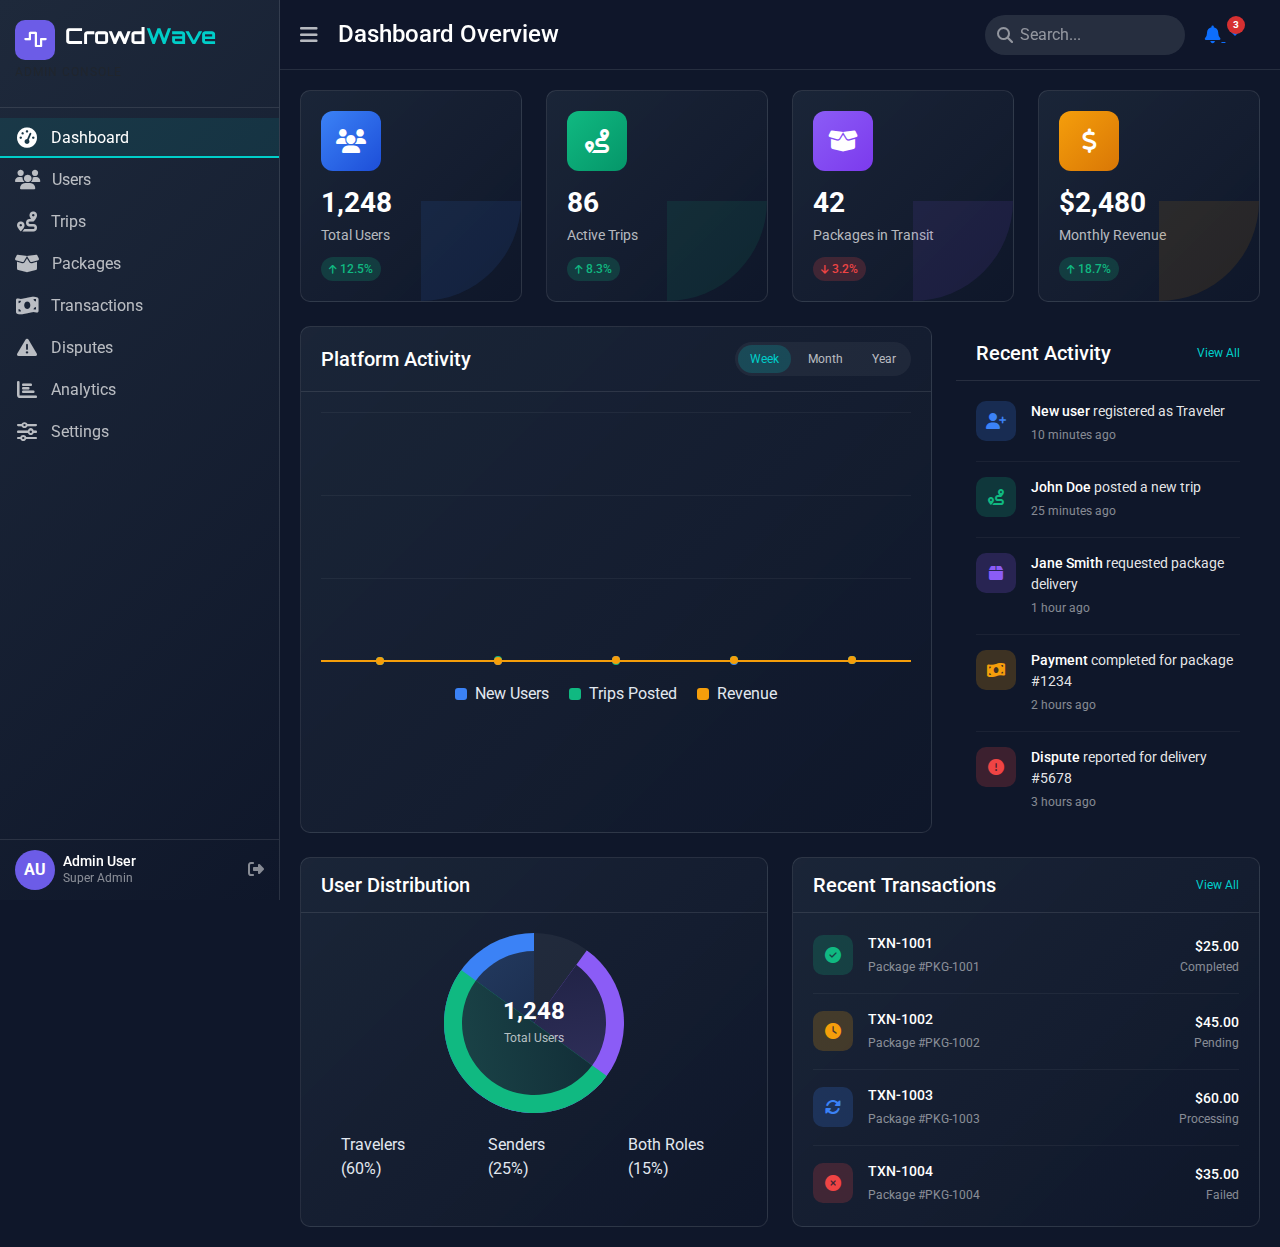
<file: index.html>
<!DOCTYPE html>
<html lang="en">
<head>
    <meta charset="UTF-8">
    <meta name="viewport" content="width=device-width, initial-scale=1.0">
    <title>CrowdWave | Admin Dashboard</title>
    <!-- Bootstrap 5 -->
    <link href="https://cdn.jsdelivr.net/npm/bootstrap@5.3.0/dist/css/bootstrap.min.css" rel="stylesheet">
    <!-- Font Awesome -->
    <link rel="stylesheet" href="https://cdnjs.cloudflare.com/ajax/libs/font-awesome/6.4.0/css/all.min.css">
    <!-- Google Fonts -->
    <link href="https://fonts.googleapis.com/css2?family=Orbitron:wght@400;500;700&family=Roboto:wght@300;400;500&display=swap" rel="stylesheet">
    <!-- Custom CSS -->
    <link href="css/styles.css" rel="stylesheet">
</head>
<body class="admin-body">
    <!-- Sidebar -->
    <div class="admin-sidebar">
        <div class="sidebar-header">
            <div class="logo-container">
                <div class="logo-icon">
                    <i class="fas fa-wave-square"></i>
                </div>
                <h1 class="logo-text">Crowd<span>Wave</span></h1>
            </div>
            <p class="text-muted">ADMIN CONSOLE</p>
        </div>
        <ul class="nav flex-column">
            <li class="nav-item active">
                <a class="nav-link" href="index.html">
                    <i class="fas fa-tachometer-alt"></i>
                    <span>Dashboard</span>
                    <div class="link-underline"></div>
                </a>
            </li>
            <li class="nav-item">
                <a class="nav-link" href="users.html">
                    <i class="fas fa-users"></i>
                    <span>Users</span>
                    <div class="link-underline"></div>
                </a>
            </li>
            <li class="nav-item">
                <a class="nav-link" href="trips.html">
                    <i class="fas fa-route"></i>
                    <span>Trips</span>
                    <div class="link-underline"></div>
                </a>
            </li>
            <li class="nav-item">
                <a class="nav-link" href="packages.html">
                    <i class="fas fa-box-open"></i>
                    <span>Packages</span>
                    <div class="link-underline"></div>
                </a>
            </li>
            <li class="nav-item">
                <a class="nav-link" href="transactions.html">
                    <i class="fas fa-money-bill-wave"></i>
                    <span>Transactions</span>
                    <div class="link-underline"></div>
                </a>
            </li>
            <li class="nav-item">
                <a class="nav-link" href="disputes.html">
                    <i class="fas fa-exclamation-triangle"></i>
                    <span>Disputes</span>
                    <div class="link-underline"></div>
                </a>
            </li>
            <li class="nav-item">
                <a class="nav-link" href="analytics.html">
                    <i class="fas fa-chart-bar"></i>
                    <span>Analytics</span>
                    <div class="link-underline"></div>
                </a>
            </li>
            <li class="nav-item">
                <a class="nav-link" href="settings.html">
                    <i class="fas fa-sliders-h"></i>
                    <span>Settings</span>
                    <div class="link-underline"></div>
                </a>
            </li>
        </ul>
        <div class="sidebar-footer">
            <div class="user-profile">
                <div class="profile-img">
                    <span>AU</span> <!-- Initials as fallback -->
                </div>
                <div class="profile-info">
                    <h6>Admin User</h6>
                    <small>Super Admin</small>
                </div>
                <a href="#" class="logout-btn">
                    <i class="fas fa-sign-out-alt"></i>
                </a>
            </div>
        </div>
    </div>

    <!-- Main Content -->
    <div class="admin-main">
        <!-- Top Bar -->
        <nav class="admin-topbar">
            <div class="topbar-left">
                <button class="sidebar-toggle">
                    <i class="fas fa-bars"></i>
                </button>
                <h4>Dashboard Overview</h4>
            </div>
            <div class="topbar-right">
                <div class="search-box">
                    <i class="fas fa-search"></i>
                    <input type="text" placeholder="Search...">
                </div>
                <!-- Replace the <div class="notifications"> in the <nav class="admin-topbar"> section of each page -->
<div class="notifications dropdown">
    <a href="#" class="dropdown-toggle" data-bs-toggle="dropdown" aria-expanded="false">
        <i class="fas fa-bell"></i>
        <span class="badge" id="notificationBadge">0</span>
    </a>
    <div class="dropdown-menu dropdown-menu-end notification-dropdown" style="
        background: rgba(10, 25, 47, 0.95);
        border: 1px solid rgba(108, 92, 231, 0.4);
        border-radius: 12px;
        box-shadow: 0 8px 30px rgba(0, 0, 0, 0.4);
        min-width: 300px;
        max-height: 400px;
        overflow-y: auto;
        scrollbar-width: thin;
        scrollbar-color: rgba(108, 92, 231, 0.5) transparent;
    ">
        <div class="dropdown-header" style="
            padding: 10px 15px;
            border-bottom: 1px solid rgba(108, 92, 231, 0.2);
            display: flex;
            justify-content: space-between;
            align-items: center;
            font-family: 'Orbitron', sans-serif;
            font-size: 14px;
            color: white;
        ">
            <span>Notifications</span>
            <button class="btn btn-sm bg-[rgba(255,255,255,0.1)] text-white hover:bg-[rgba(255,255,255,0.15)]" id="clearNotifications" style="
                border: 1px solid rgba(108, 92, 231, 0.3);
                border-radius: 8px;
                padding: 4px 10px;
            ">
                <i class="fas fa-trash mr-1"></i> Clear All
            </button>
        </div>
        <div id="notificationList" style="padding: 10px;">
            <!-- Notifications will be dynamically inserted here -->
        </div>
    </div>
</div>
                <!-- <div class="quick-actions">
                    <button class="btn btn-sm btn-primary">
                        <i class="fas fa-plus"></i> New
                    </button>
                </div> -->
            </div>
        </nav>

        <!-- Dashboard Content -->
        <div class="admin-content">
            <div class="row g-4">
                <!-- Stats Cards -->
                <div class="col-xl-3 col-md-6">
                    <div class="stat-card">
                        <div class="stat-icon blue">
                            <i class="fas fa-users"></i>
                        </div>
                        <div class="stat-info">
                            <h3>1,248</h3>
                            <p>Total Users</p>
                            <div class="stat-trend up">
                                <i class="fas fa-arrow-up"></i> 12.5%
                            </div>
                        </div>
                        <div class="stat-wave">
                            <div class="wave"></div>
                        </div>
                    </div>
                </div>
                <div class="col-xl-3 col-md-6">
                    <div class="stat-card">
                        <div class="stat-icon green">
                            <i class="fas fa-route"></i>
                        </div>
                        <div class="stat-info">
                            <h3>86</h3>
                            <p>Active Trips</p>
                            <div class="stat-trend up">
                                <i class="fas fa-arrow-up"></i> 8.3%
                            </div>
                        </div>
                        <div class="stat-wave">
                            <div class="wave"></div>
                        </div>
                    </div>
                </div>
                <div class="col-xl-3 col-md-6">
                    <div class="stat-card">
                        <div class="stat-icon purple">
                            <i class="fas fa-box-open"></i>
                        </div>
                        <div class="stat-info">
                            <h3>42</h3>
                            <p>Packages in Transit</p>
                            <div class="stat-trend down">
                                <i class="fas fa-arrow-down"></i> 3.2%
                            </div>
                        </div>
                        <div class="stat-wave">
                            <div class="wave"></div>
                        </div>
                    </div>
                </div>
                <div class="col-xl-3 col-md-6">
                    <div class="stat-card">
                        <div class="stat-icon orange">
                            <i class="fas fa-dollar-sign"></i>
                        </div>
                        <div class="stat-info">
                            <h3>$2,480</h3>
                            <p>Monthly Revenue</p>
                            <div class="stat-trend up">
                                <i class="fas fa-arrow-up"></i> 18.7%
                            </div>
                        </div>
                        <div class="stat-wave">
                            <div class="wave"></div>
                        </div>
                    </div>
                </div>

                <!-- Main Chart -->
                <div class="col-xl-8">
                    <div class="chart-card">
                        <div class="card-header">
                            <h5>Platform Activity</h5>
                            <div class="time-filter">
                                <button class="active">Week</button>
                                <button>Month</button>
                                <button>Year</button>
                            </div>
                        </div>
                        <div class="card-body">
                            <div class="chart-placeholder">
                                <div class="chart-grid">
                                    <div class="grid-line"></div>
                                    <div class="grid-line"></div>
                                    <div class="grid-line"></div>
                                    <div class="grid-line"></div>
                                </div>
                                <div class="chart-line users">
                                    <div class="line-point" style="left: 10%; bottom: 20%;"></div>
                                    <div class="line-point" style="left: 30%; bottom: 45%;"></div>
                                    <div class="line-point" style="left: 50%; bottom: 70%;"></div>
                                    <div class="line-point" style="left: 70%; bottom: 50%;"></div>
                                    <div class="line-point" style="left: 90%; bottom: 80%;"></div>
                                </div>
                                <div class="chart-line trips">
                                    <div class="line-point" style="left: 10%; bottom: 30%;"></div>
                                    <div class="line-point" style="left: 30%; bottom: 60%;"></div>
                                    <div class="line-point" style="left: 50%; bottom: 40%;"></div>
                                    <div class="line-point" style="left: 70%; bottom: 75%;"></div>
                                    <div class="line-point" style="left: 90%; bottom: 65%;"></div>
                                </div>
                                <div class="chart-line revenue">
                                    <div class="line-point" style="left: 10%; bottom: 15%;"></div>
                                    <div class="line-point" style="left: 30%; bottom: 35%;"></div>
                                    <div class="line-point" style="left: 50%; bottom: 60%;"></div>
                                    <div class="line-point" style="left: 70%; bottom: 85%;"></div>
                                    <div class="line-point" style="left: 90%; bottom: 95%;"></div>
                                </div>
                            </div>
                            <div class="chart-legend">
                                <div class="legend-item">
                                    <div class="legend-color users"></div>
                                    <span>New Users</span>
                                </div>
                                <div class="legend-item">
                                    <div class="legend-color trips"></div>
                                    <span>Trips Posted</span>
                                </div>
                                <div class="legend-item">
                                    <div class="legend-color revenue"></div>
                                    <span>Revenue</span>
                                </div>
                            </div>
                        </div>
                    </div>
                </div>

                <!-- Recent Activity -->
                <div class="col-xl-4">
                    <div class="activity-card">
                        <div class="card-header">
                            <h5>Recent Activity</h5>
                            <a href="#" class="view-all">View All</a>
                        </div>
                        <div class="card-body">
                            <div class="activity-list">
                                <div class="activity-item">
                                    <div class="activity-icon new-user">
                                        <i class="fas fa-user-plus"></i>
                                    </div>
                                    <div class="activity-content">
                                        <p><strong>New user</strong> registered as Traveler</p>
                                        <small>10 minutes ago</small>
                                    </div>
                                </div>
                                <div class="activity-item">
                                    <div class="activity-icon new-trip">
                                        <i class="fas fa-route"></i>
                                    </div>
                                    <div class="activity-content">
                                        <p><strong>John Doe</strong> posted a new trip</p>
                                        <small>25 minutes ago</small>
                                    </div>
                                </div>
                                <div class="activity-item">
                                    <div class="activity-icon new-package">
                                        <i class="fas fa-box"></i>
                                    </div>
                                    <div class="activity-content">
                                        <p><strong>Jane Smith</strong> requested package delivery</p>
                                        <small>1 hour ago</small>
                                    </div>
                                </div>
                                <div class="activity-item">
                                    <div class="activity-icon payment">
                                        <i class="fas fa-money-bill-wave"></i>
                                    </div>
                                    <div class="activity-content">
                                        <p><strong>Payment</strong> completed for package #1234</p>
                                        <small>2 hours ago</small>
                                    </div>
                                </div>
                                <div class="activity-item">
                                    <div class="activity-icon dispute">
                                        <i class="fas fa-exclamation-circle"></i>
                                    </div>
                                    <div class="activity-content">
                                        <p><strong>Dispute</strong> reported for delivery #5678</p>
                                        <small>3 hours ago</small>
                                    </div>
                                </div>
                            </div>
                        </div>
                    </div>
                </div>

                <!-- User Distribution -->
                <div class="col-lg-6">
                    <div class="chart-card">
                        <div class="card-header">
                            <h5>User Distribution</h5>
                        </div>
                        <div class="card-body">
                            <div class="donut-chart">
                                <div class="donut-segment travelers" style="--percentage: 60;"></div>
                                <div class="donut-segment senders" style="--percentage: 25;"></div>
                                <div class="donut-segment both" style="--percentage: 15;"></div>
                                <div class="donut-center">
                                    <h4>1,248</h4>
                                    <small>Total Users</small>
                                </div>
                            </div>
                            <div class="chart-legend">
                                <div class="legend-item">
                                    <div class="legend-color travelers"></div>
                                    <span>Travelers (60%)</span>
                                </div>
                                <div class="legend-item">
                                    <div class="legend-color senders"></div>
                                    <span>Senders (25%)</span>
                                </div>
                                <div class="legend-item">
                                    <div class="legend-color both"></div>
                                    <span>Both Roles (15%)</span>
                                </div>
                            </div>
                        </div>
                    </div>
                </div>

                <!-- Recent Transactions -->
                <div class="col-lg-6">
                    <div class="chart-card">
                        <div class="card-header">
                            <h5>Recent Transactions</h5>
                            <a href="transactions.html" class="view-all">View All</a>
                        </div>
                        <div class="card-body">
                            <div class="transaction-list">
                                <div class="transaction-item">
                                    <div class="transaction-icon success">
                                        <i class="fas fa-check-circle"></i>
                                    </div>
                                    <div class="transaction-details">
                                        <p>TXN-1001</p>
                                        <small>Package #PKG-1001</small>
                                    </div>
                                    <div class="transaction-amount">
                                        <strong>$25.00</strong>
                                        <small>Completed</small>
                                    </div>
                                </div>
                                <div class="transaction-item">
                                    <div class="transaction-icon pending">
                                        <i class="fas fa-clock"></i>
                                    </div>
                                    <div class="transaction-details">
                                        <p>TXN-1002</p>
                                        <small>Package #PKG-1002</small>
                                    </div>
                                    <div class="transaction-amount">
                                        <strong>$45.00</strong>
                                        <small>Pending</small>
                                    </div>
                                </div>
                                <div class="transaction-item">
                                    <div class="transaction-icon processing">
                                        <i class="fas fa-sync-alt"></i>
                                    </div>
                                    <div class="transaction-details">
                                        <p>TXN-1003</p>
                                        <small>Package #PKG-1003</small>
                                    </div>
                                    <div class="transaction-amount">
                                        <strong>$60.00</strong>
                                        <small>Processing</small>
                                    </div>
                                </div>
                                <div class="transaction-item">
                                    <div class="transaction-icon failed">
                                        <i class="fas fa-times-circle"></i>
                                    </div>
                                    <div class="transaction-details">
                                        <p>TXN-1004</p>
                                        <small>Package #PKG-1004</small>
                                    </div>
                                    <div class="transaction-amount">
                                        <strong>$35.00</strong>
                                        <small>Failed</small>
                                    </div>
                                </div>
                            </div>
                        </div>
                    </div>
                </div>
            </div>
        </div>
    </div>

    <!-- Bootstrap JS -->
    <script src="https://cdn.jsdelivr.net/npm/bootstrap@5.3.0/dist/js/bootstrap.bundle.min.js"></script>
    <!-- Custom JS -->
    <script>
        // Sidebar toggle functionality
        document.querySelector('.sidebar-toggle').addEventListener('click', function() {
            const sidebar = document.querySelector('.admin-sidebar');
            const mainContent = document.querySelector('.admin-main');
            
            sidebar.classList.toggle('collapsed');
            mainContent.classList.toggle('expanded');
            
            // Store state in localStorage
            const isCollapsed = sidebar.classList.contains('collapsed');
            localStorage.setItem('sidebarCollapsed', isCollapsed);
        });

        // Check localStorage for saved state on page load
        document.addEventListener('DOMContentLoaded', function() {
            const isCollapsed = localStorage.getItem('sidebarCollapsed') === 'true';
            const sidebar = document.querySelector('.admin-sidebar');
            const mainContent = document.querySelector('.admin-main');
            
            if (isCollapsed) {
                sidebar.classList.add('collapsed');
                mainContent.classList.add('expanded');
            }
        });
        document.addEventListener('DOMContentLoaded', function() {
    // Sample notification data (can be replaced with API calls in a real implementation)
    const initialNotifications = [
        { id: 1, message: 'New dispute (DSP-001) raised by Jane Smith.', time: '2025-08-07 10:00', read: false, link: 'disputes.html' },
        { id: 2, message: 'User John Doe registered.', time: '2025-08-07 09:30', read: false, link: 'users.html' },
        { id: 3, message: 'Trip TRP-001 completed successfully.', time: '2025-08-07 08:45', read: false, link: 'trips.html' }
    ];

    // Load notifications from localStorage or use initial data
    let notifications = JSON.parse(localStorage.getItem('notifications')) || initialNotifications;

    // Notification elements
    const notificationBadge = document.getElementById('notificationBadge');
    const notificationList = document.getElementById('notificationList');
    const clearNotifications = document.getElementById('clearNotifications');

    // Function to render notifications
    function renderNotifications() {
        const unreadCount = notifications.filter(n => !n.read).length;
        notificationBadge.textContent = unreadCount;
        notificationBadge.style.display = unreadCount > 0 ? 'flex' : 'none';

        notificationList.innerHTML = notifications.length === 0
            ? '<div style="padding: 10px; text-align: center; color: rgba(255,255,255,0.7);">No notifications</div>'
            : notifications.map(n => `
                <div class="dropdown-item notification-item ${n.read ? 'read' : ''}" style="
                    padding: 10px 15px;
                    border-bottom: 1px solid rgba(108, 92, 231, 0.1);
                    display: flex;
                    justify-content: space-between;
                    align-items: center;
                    color: ${n.read ? 'rgba(255,255,255,0.5)' : 'white'};
                    background: ${n.read ? 'transparent' : 'rgba(108, 92, 231, 0.1)'};
                    transition: background 0.3s ease;
                ">
                    <a href="${n.link}" style="text-decoration: none; color: inherit; flex-grow: 1;">
                        <div>${n.message}</div>
                        <small style="color: rgba(255,255,255,0.5);">${n.time}</small>
                    </a>
                    <button class="btn btn-sm mark-read-btn" data-id="${n.id}" style="
                        background: none;
                        border: none;
                        color: rgba(255,255,255,0.7);
                        font-size: 12px;
                    ">
                        <i class="fas fa-check-circle"></i>
                    </button>
                </div>
            `).join('');

        // Add event listeners for mark read buttons
        document.querySelectorAll('.mark-read-btn').forEach(btn => {
            btn.addEventListener('click', function() {
                const id = parseInt(this.dataset.id);
                const notification = notifications.find(n => n.id === id);
                if (notification) {
                    notification.read = true;
                    localStorage.setItem('notifications', JSON.stringify(notifications));
                    renderNotifications();
                }
            });
        });
    }

    // Clear all notifications
    clearNotifications.addEventListener('click', function() {
        notifications = [];
        localStorage.setItem('notifications', JSON.stringify(notifications));
        renderNotifications();
    });

    // Initial render
    renderNotifications();

    // Simulate new notifications (for demo purposes)
    setInterval(() => {
        const newId = notifications.length ? Math.max(...notifications.map(n => n.id)) + 1 : 1;
        const newNotification = {
            id: newId,
            message: `New event ${newId} occurred.`,
            time: new Date().toISOString().slice(0, 16).replace('T', ' '),
            read: false,
            link: 'index.html'
        };
        notifications.unshift(newNotification);
        localStorage.setItem('notifications', JSON.stringify(notifications));
        renderNotifications();
    }, 60000); // Add a new notification every 60 seconds (for demo)
});
    </script>
</body>
</html>
</file>
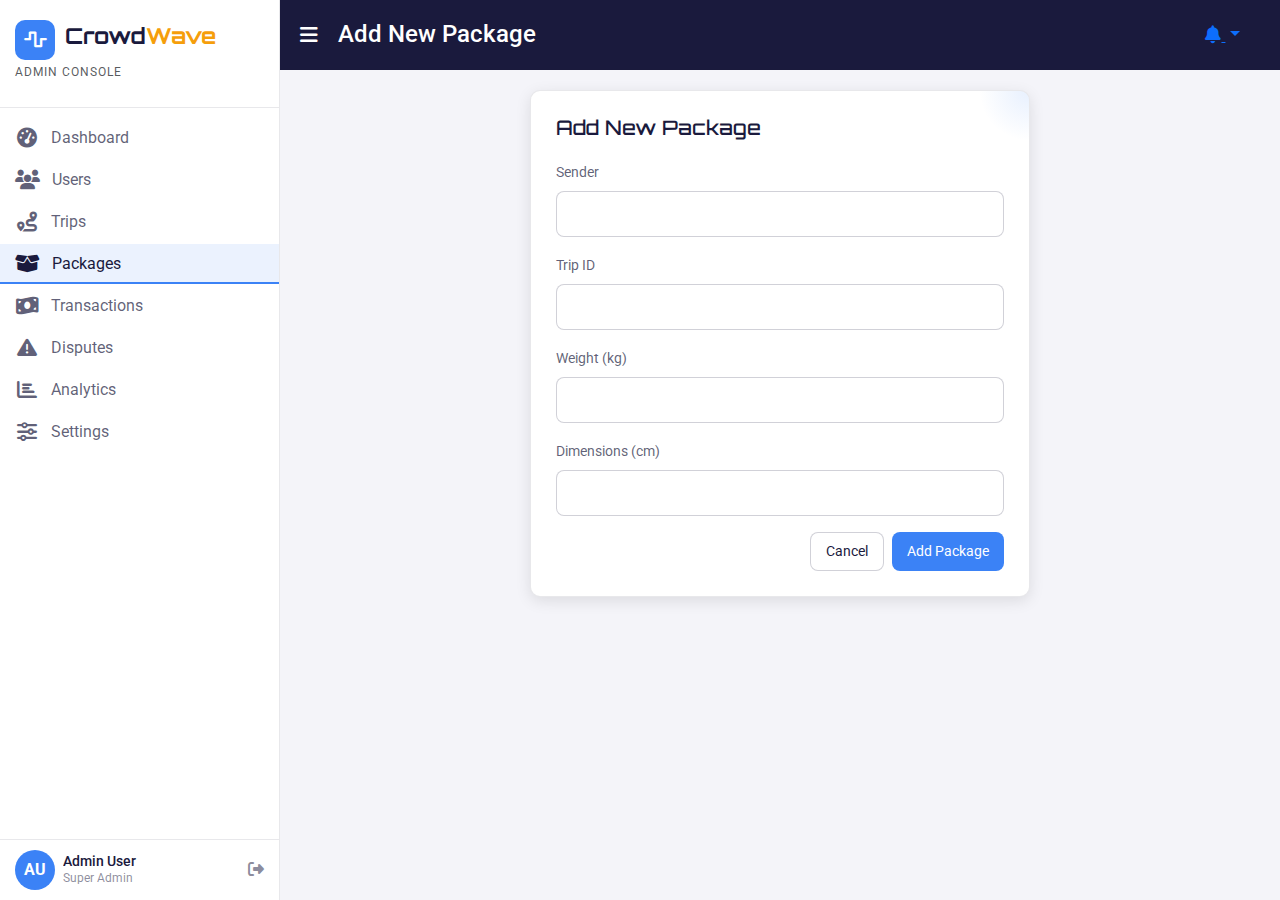
<file: add-package.html>
<!DOCTYPE html>
<html lang="en">
<head>
    <meta charset="UTF-8">
    <meta name="viewport" content="width=device-width, initial-scale=1.0">
    <title>CrowdWave | Add Package</title>
    <!-- Bootstrap 5 -->
    <link href="https://cdn.jsdelivr.net/npm/bootstrap@5.3.0/dist/css/bootstrap.min.css" rel="stylesheet">
    <!-- Font Awesome -->
    <link rel="stylesheet" href="https://cdnjs.cloudflare.com/ajax/libs/font-awesome/6.4.0/css/all.min.css">
    <!-- Google Fonts -->
    <link href="https://fonts.googleapis.com/css2?family=Orbitron:wght@400;500;700&family=Roboto:wght@300;400;500&display=swap" rel="stylesheet">
    <style>
        :root {
            --primary: #1A1A3D; /* Darker navy for text and primary elements */
            --secondary: #3B82F6; /* Softer blue for accents */
            --highlight: #F59E0B; /* Amber for highlights */
            --green: #10B981; /* Emerald green for additional accents */
            --neutral: #FFFFFF; /* White for element backgrounds */
            --page-bg: #F4F4F9; /* Softer grey for page background */
            --sidebar-width: 280px;
            --sidebar-collapsed: 80px;
            --topbar-height: 70px;
        }

        * {
            margin: 0;
            padding: 0;
            box-sizing: border-box;
        }

        body {
            font-family: 'Roboto', sans-serif;
            background-color: var(--page-bg);
            color: var(--primary);
            overflow-x: hidden;
        }

        /* Futuristic Admin Theme */
        .admin-body {
            display: flex;
            min-height: 100vh;
            background-color: var(--page-bg);
            color: var(--primary);
        }

        .admin-main {
            margin-left: var(--sidebar-width);
            width: calc(100% - var(--sidebar-width));
            transition: all 0.3s ease;
        }

        .admin-sidebar.collapsed + .admin-main {
            margin-left: var(--sidebar-collapsed);
            width: calc(100% - var(--sidebar-collapsed));
        }

        /* Sidebar Styles */
        .admin-sidebar {
            width: var(--sidebar-width);
            background: var(--neutral);
            border-right: 1px solid rgba(26, 26, 61, 0.1);
            position: fixed;
            top: 0;
            left: 0;
            min-height: 100vh;
            max-height: 100vh;
            z-index: 1000;
            display: flex;
            flex-direction: column;
            overflow: hidden;
        }

        .admin-sidebar.collapsed {
            width: var(--sidebar-collapsed);
        }

        .admin-sidebar.collapsed .logo-text,
        .admin-sidebar.collapsed .nav-link span,
        .admin-sidebar.collapsed .profile-info,
        .admin-sidebar.collapsed .sidebar-header p {
            display: none;
        }

        .sidebar-header {
            padding: 10px 15px;
            border-bottom: 1px solid rgba(26, 26, 61, 0.1);
            min-height: 40px;
            flex-shrink: 0;
            z-index: 1;
        }

        .logo-container {
            display: flex;
            align-items: center;
            padding-top: 10px;
            gap: 10px;
        }

        .logo-icon {
            min-width: 40px;
            height: 40px;
            background: var(--secondary);
            border-radius: 10px;
            display: flex;
            align-items: center;
            justify-content: center;
            color: var(--neutral);
            font-size: 18px;
            flex-shrink: 0;
        }

        .logo-text {
            font-family: 'Orbitron', sans-serif;
            font-weight: 700;
            font-size: 22px;
            color: var(--primary);
            transition: opacity 0.3s ease;
            white-space: nowrap;
        }

        .logo-text span {
            color: var(--highlight);
        }

        .sidebar-header p {
            font-size: 12px;
            letter-spacing: 1px;
            color: rgba(26, 26, 61, 0.5);
            text-transform: uppercase;
            margin-top: 3px;
            white-space: nowrap;
            transition: opacity 0.3s ease;
        }

        .nav {
            padding: 10px 0;
            flex-grow: 1;
            flex-shrink: 1;
            overflow-y: auto;
            display: flex;
            flex-direction: column;
            gap: 2px;
            scrollbar-width: thin;
            scrollbar-color: rgba(26, 26, 61, 0.2) transparent;
        }

        .nav-item {
            position: relative;
            min-height: 40px;
        }

        .nav-link {
            display: flex;
            align-items: center;
            padding: 8px 15px;
            color: rgba(26, 26, 61, 0.7);
            text-decoration: none;
            transition: all 0.3s ease;
            white-space: nowrap;
            position: relative;
            z-index: 1;
            width: 100%;
            height: 100%;
        }

        .nav-link i {
            font-size: 18px;
            min-width: 24px;
            text-align: center;
            margin-right: 12px;
            transition: margin 0.3s ease;
        }

        .nav::-webkit-scrollbar {
            width: 5px;
        }

        .nav::-webkit-scrollbar-track {
            background: transparent;
        }

        .nav::-webkit-scrollbar-thumb {
            background-color: rgba(26, 26, 61, 0.2);
            border-radius: 10px;
        }

        .admin-sidebar.collapsed .nav-link i {
            margin-right: 0;
        }

        .link-underline {
            position: absolute;
            bottom: 0;
            left: 0;
            width: 0;
            height: 2px;
            background: var(--secondary);
            transition: all 0.3s ease;
            z-index: 0;
        }

        .nav-item.active .link-underline {
            width: 100%;
        }

        .nav-item.active .nav-link {
            color: var(--primary);
            background: rgba(59, 130, 246, 0.1);
            z-index: 2;
        }

        .nav-link:hover {
            color: var(--primary);
            background: rgba(26, 26, 61, 0.05);
            z-index: 2;
        }

        .sidebar-footer {
            padding: 10px 15px;
            border-top: 1px solid rgba(26, 26, 61, 0.1);
            flex-shrink: 0;
            z-index: 1;
        }

        .user-profile {
            display: flex;
            align-items: center;
            gap: 8px;
        }

        .profile-img {
            width: 40px;
            height: 40px;
            border-radius: 50%;
            background: var(--secondary);
            display: flex;
            align-items: center;
            justify-content: center;
            color: var(--neutral);
            font-weight: bold;
            flex-shrink: 0;
        }

        .profile-info {
            flex-grow: 1;
            overflow: hidden;
            transition: opacity 0.3s ease;
        }

        .profile-info h6 {
            margin: 0;
            font-size: 14px;
            color: var(--primary);
            white-space: nowrap;
            overflow: hidden;
            text-overflow: ellipsis;
        }

        .profile-info small {
            font-size: 12px;
            color: rgba(26, 26, 61, 0.5);
            display: block;
            white-space: nowrap;
            overflow: hidden;
            text-overflow: ellipsis;
        }

        .logout-btn {
            color: rgba(26, 26, 61, 0.5);
            transition: all 0.3s ease;
            flex-shrink: 0;
            font-size: 16px;
        }

        .logout-btn:hover {
            color: var(--primary);
        }

        /* Top Bar Styles */
        .admin-topbar {
            height: var(--topbar-height);
            background: var(--primary);
            backdrop-filter: blur(10px);
            border-bottom: 1px solid rgba(26, 26, 61, 0.1);
            padding: 0 20px;
            display: flex;
            align-items: center;
            justify-content: space-between;
            position: sticky;
            top: 0;
            z-index: 100;
        }

        .topbar-left {
            display: flex;
            align-items: center;
        }

        .sidebar-toggle {
            background: none;
            border: none;
            color: var(--neutral);
            font-size: 20px;
            margin-right: 20px;
            cursor: pointer;
            transition: all 0.3s ease;
        }

        .sidebar-toggle:hover {
            color: var(--page-bg);
        }

        .admin-topbar h4 {
            margin: 0;
            font-weight: 500;
            color: var(--neutral);
        }

        .topbar-right {
            display: flex;
            align-items: center;
        }

        .notifications.dropdown {
            position: relative;
            margin-right: 20px;
            color: var(--neutral);
            font-size: 18px;
            cursor: pointer;
            transition: all 0.3s ease;
        }

        .notifications.dropdown:hover {
            color: var(--page-bg);
        }

        .notifications .badge {
            position: absolute;
            top: -5px;
            right: -5px;
            background: var(--highlight);
            color: var(--neutral);
            font-size: 10px;
            width: 18px;
            height: 18px;
            border-radius: 50%;
            display: flex;
            align-items: center;
            justify-content: center;
        }

        .notification-dropdown {
            background: var(--neutral);
            border: 1px solid rgba(26, 26, 61, 0.1);
            border-radius: 12px;
            box-shadow: 0 8px 30px rgba(0, 0, 0, 0.1);
            min-width: 300px;
            max-height: 400px;
            overflow-y: auto;
            scrollbar-width: thin;
            scrollbar-color: rgba(59, 130, 246, 0.5) transparent;
        }

        .notification-dropdown .dropdown-header {
            padding: 10px 15px;
            border-bottom: 1px solid rgba(59, 130, 246, 0.2);
            display: flex;
            justify-content: space-between;
            align-items: center;
            font-family: 'Roboto', sans-serif;
            font-size: 14px;
            color: var(--primary);
        }

        .notification-dropdown .dropdown-header button {
            border: 1px solid rgba(59, 130, 246, 0.3);
            border-radius: 8px;
            padding: 4px 10px;
            background: rgba(59, 130, 246, 0.1);
            color: var(--primary);
        }

        .notification-dropdown .dropdown-header button:hover {
            background: rgba(59, 130, 246, 0.15);
        }

        .notification-item {
            padding: 10px 15px;
            border-bottom: 1px solid rgba(59, 130, 246, 0.1);
            display: flex;
            justify-content: space-between;
            align-items: center;
            color: var(--primary);
            transition: background 0.3s ease;
        }

        .notification-item.read {
            color: rgba(26, 26, 61, 0.5);
            background: transparent;
        }

        .notification-item:not(.read) {
            background: rgba(59, 130, 246, 0.05);
        }

        .notification-item a {
            text-decoration: none;
            color: inherit;
            flex-grow: 1;
        }

        .notification-item small {
            color: rgba(26, 26, 61, 0.5);
        }

        .mark-read-btn {
            background: none;
            border: none;
            color: rgba(26, 26, 61, 0.7);
            font-size: 12px;
        }

        /* Main Content Styles */
        .admin-content {
            padding: 20px;
            min-height: calc(100vh - var(--topbar-height));
            background: var(--page-bg);
        }

        /* Form Card */
        .form-card {
            background: var(--neutral);
            border-radius: 10px;
            padding: 25px;
            position: relative;
            overflow: hidden;
            border: 1px solid rgba(26, 26, 61, 0.1);
            transition: all 0.3s ease;
            box-shadow: 0 4px 15px rgba(0, 0, 0, 0.1);
            max-width: 500px;
            margin: 0 auto;
        }

        .form-card:hover {
            transform: translateY(-3px);
            box-shadow: 0 8px 25px rgba(0, 0, 0, 0.15);
        }

        .form-card::before {
            content: '';
            position: absolute;
            top: -50px;
            right: -50px;
            width: 100px;
            height: 100px;
            background: radial-gradient(circle, rgba(59, 130, 246, 0.3) 0%, transparent 70%);
            border-radius: 50%;
            opacity: 0.4;
        }

        .form-card h5 {
            font-family: 'Orbitron', sans-serif;
            color: var(--primary);
            font-weight: 500;
            margin-bottom: 20px;
        }

        .form-card label {
            color: rgba(26, 26, 61, 0.7);
            font-size: 14px;
        }

        .form-card input, .form-card select {
            background: var(--neutral);
            border: 1px solid rgba(26, 26, 61, 0.2);
            color: var(--primary);
            border-radius: 8px;
            padding: 10px;
        }

        .form-card input:focus, .form-card select:focus {
            border-color: var(--secondary);
            background: rgba(59, 130, 246, 0.05);
            outline: none;
        }

        .form-card .btn-cancel {
            background: var(--neutral);
            border: 1px solid rgba(26, 26, 61, 0.2);
            color: var(--primary);
            border-radius: 8px;
            padding: 8px 15px;
            font-size: 14px;
        }

        .form-card .btn-cancel:hover {
            background: rgba(26, 26, 61, 0.05);
        }

        .form-card .btn-add {
            background: var(--secondary);
            border: none;
            color: var(--neutral);
            border-radius: 8px;
            padding: 8px 15px;
            font-size: 14px;
        }

        .form-card .btn-add:hover {
            background: var(--primary);
        }

        /* Responsive Adjustments */
        @media (max-width: 992px) {
            .admin-sidebar {
                width: var(--sidebar-collapsed);
            }
            
            .admin-main {
                margin-left: var(--sidebar-collapsed);
                width: calc(100% - var(--sidebar-collapsed));
            }
            
            .logo-text,
            .nav-link span,
            .profile-info,
            .sidebar-header p {
                display: none;
            }
            
            .logo-container {
                justify-content: center;
            }
            
            .nav-link i {
                margin-right: 0;
            }
            
            .user-profile {
                justify-content: center;
            }
            
            .nav {
                gap: 8px;
            }
            
            .nav-item {
                min-height: 44px;
            }
            
            .nav-link {
                justify-content: center;
                padding: 8px;
            }
        }

        @media (min-width: 992px) {
            .admin-sidebar.collapsed {
                width: var(--sidebar-collapsed);
            }
            
            .admin-sidebar.collapsed .logo-text,
            .admin-sidebar.collapsed .nav-link span,
            .admin-sidebar.collapsed .profile-info,
            .admin-sidebar.collapsed .sidebar-header p {
                display: none;
            }
            
            .admin-sidebar.collapsed .logo-container {
                justify-content: center;
            }
            
            .admin-sidebar.collapsed .nav-link i {
                margin-right: 0;
            }
            
            .admin-sidebar.collapsed .user-profile {
                justify-content: center;
                padding: 8px 5px;
            }
            
            .nav-link i {
                font-size: 20px;
            }
        }

        @media (max-width: 768px) {
            .admin-topbar h4 {
                display: none;
            }
        }
    </style>
</head>
<body class="admin-body">
    <!-- Sidebar -->
    <div class="admin-sidebar">
        <div class="sidebar-header">
            <div class="logo-container">
                <div class="logo-icon">
                    <i class="fas fa-wave-square"></i>
                </div>
                <h1 class="logo-text">Crowd<span>Wave</span></h1>
            </div>
            <p class="text-muted">ADMIN CONSOLE</p>
        </div>
        <ul class="nav flex-column">
            <li class="nav-item">
                <a class="nav-link" href="index.html">
                    <i class="fas fa-tachometer-alt"></i>
                    <span>Dashboard</span>
                    <div class="link-underline"></div>
                </a>
            </li>
            <li class="nav-item">
                <a class="nav-link" href="users.html">
                    <i class="fas fa-users"></i>
                    <span>Users</span>
                    <div class="link-underline"></div>
                </a>
            </li>
            <li class="nav-item">
                <a class="nav-link" href="trips.html">
                    <i class="fas fa-route"></i>
                    <span>Trips</span>
                    <div class="link-underline"></div>
                </a>
            </li>
            <li class="nav-item active">
                <a class="nav-link" href="packages.html">
                    <i class="fas fa-box-open"></i>
                    <span>Packages</span>
                    <div class="link-underline"></div>
                </a>
            </li>
            <li class="nav-item">
                <a class="nav-link" href="transactions.html">
                    <i class="fas fa-money-bill-wave"></i>
                    <span>Transactions</span>
                    <div class="link-underline"></div>
                </a>
            </li>
            <li class="nav-item">
                <a class="nav-link" href="disputes.html">
                    <i class="fas fa-exclamation-triangle"></i>
                    <span>Disputes</span>
                    <div class="link-underline"></div>
                </a>
            </li>
            <li class="nav-item">
                <a class="nav-link" href="analytics.html">
                    <i class="fas fa-chart-bar"></i>
                    <span>Analytics</span>
                    <div class="link-underline"></div>
                </a>
            </li>
            <li class="nav-item">
                <a class="nav-link" href="settings.html">
                    <i class="fas fa-sliders-h"></i>
                    <span>Settings</span>
                    <div class="link-underline"></div>
                </a>
            </li>
        </ul>
        <div class="sidebar-footer">
            <div class="user-profile">
                <div class="profile-img">
                    <span>AU</span>
                </div>
                <div class="profile-info">
                    <h6>Admin User</h6>
                    <small>Super Admin</small>
                </div>
                <a href="#" class="logout-btn">
                    <i class="fas fa-sign-out-alt"></i>
                </a>
            </div>
        </div>
    </div>

    <!-- Main Content -->
    <div class="admin-main">
        <!-- Top Bar -->
        <nav class="admin-topbar">
            <div class="topbar-left">
                <button class="sidebar-toggle">
                    <i class="fas fa-bars"></i>
                </button>
                <h4>Add New Package</h4>
            </div>
            <div class="topbar-right">
                <div class="notifications dropdown">
                    <a href="#" class="dropdown-toggle" data-bs-toggle="dropdown" aria-expanded="false">
                        <i class="fas fa-bell"></i>
                        <span class="badge" id="notificationBadge">0</span>
                    </a>
                    <div class="dropdown-menu dropdown-menu-end notification-dropdown">
                        <div class="dropdown-header">
                            <span>Notifications</span>
                            <button class="btn btn-sm" id="clearNotifications">
                                <i class="fas fa-trash mr-1"></i> Clear All
                            </button>
                        </div>
                        <div id="notificationList"></div>
                    </div>
                </div>
            </div>
        </nav>

        <!-- Add Package Content -->
        <div class="admin-content">
            <div class="form-card">
                <h5>Add New Package</h5>
                <form id="addPackageForm">
                    <div class="mb-3">
                        <label for="newPackageSender" class="form-label">Sender</label>
                        <input type="text" class="form-control" id="newPackageSender" required>
                    </div>
                    <div class="mb-3">
                        <label for="newPackageTripId" class="form-label">Trip ID</label>
                        <input type="text" class="form-control" id="newPackageTripId" required>
                    </div>
                    <div class="mb-3">
                        <label for="newPackageWeight" class="form-label">Weight (kg)</label>
                        <input type="number" step="0.1" class="form-control" id="newPackageWeight" required>
                    </div>
                    <div class="mb-3">
                        <label for="newPackageDimensions" class="form-label">Dimensions (cm)</label>
                        <input type="text" class="form-control" id="newPackageDimensions" required>
                    </div>
                    <div class="d-flex justify-content-end gap-2">
                        <a href="packages.html" class="btn btn-cancel">Cancel</a>
                        <button type="submit" class="btn btn-add">Add Package</button>
                    </div>
                </form>
            </div>
        </div>
    </div>

    <!-- Bootstrap JS -->
    <script src="https://cdn.jsdelivr.net/npm/bootstrap@5.3.0/dist/js/bootstrap.bundle.min.js"></script>
    <!-- Custom JS -->
    <script>
        // Sidebar toggle functionality
        document.querySelector('.sidebar-toggle').addEventListener('click', function() {
            const sidebar = document.querySelector('.admin-sidebar');
            const mainContent = document.querySelector('.admin-main');
            
            sidebar.classList.toggle('collapsed');
            mainContent.classList.toggle('expanded');
            
            localStorage.setItem('sidebarCollapsed', sidebar.classList.contains('collapsed'));
        });

        // Check localStorage for saved state on page load
        document.addEventListener('DOMContentLoaded', function() {
            const isCollapsed = localStorage.getItem('sidebarCollapsed') === 'true';
            const sidebar = document.querySelector('.admin-sidebar');
            const mainContent = document.querySelector('.admin-main');
            
            if (isCollapsed) {
                sidebar.classList.add('collapsed');
                mainContent.classList.add('expanded');
            }

            // Form submission
            const addPackageForm = document.getElementById('addPackageForm');
            addPackageForm.addEventListener('submit', function(e) {
                e.preventDefault();
                
                const sender = document.getElementById('newPackageSender').value;
                const tripId = document.getElementById('newPackageTripId').value;
                const weight = parseFloat(document.getElementById('newPackageWeight').value);
                const dimensions = document.getElementById('newPackageDimensions').value;

                // Get packages from localStorage
                let packages = JSON.parse(localStorage.getItem('packages')) || [];
                
                // Generate new package ID
                const newId = `PKG-${String(packages.length + 1).padStart(3, '0')}`;
                
                // Create new package
                const newPackage = {
                    id: newId,
                    sender,
                    tripId,
                    weight,
                    dimensions,
                    status: 'Awaiting Pickup',
                    updated: new Date().toISOString().split('T')[0]
                };

                // Add package to array and save to localStorage
                packages.push(newPackage);
                localStorage.setItem('packages', JSON.stringify(packages));

                // Add notification
                let notifications = JSON.parse(localStorage.getItem('notifications')) || [];
                const newNotificationId = notifications.length ? Math.max(...notifications.map(n => n.id)) + 1 : 1;
                const newNotification = {
                    id: newNotificationId,
                    message: `New package ${newId} added by ${sender}.`,
                    time: new Date().toISOString().slice(0, 16).replace('T', ' '),
                    read: false,
                    link: 'packages.html'
                };
                notifications.unshift(newNotification);
                localStorage.setItem('notifications', JSON.stringify(notifications));

                // Reset form and redirect
                addPackageForm.reset();
                window.location.href = 'packages.html';
            });

            // Notification functionality
            let notifications = JSON.parse(localStorage.getItem('notifications')) || [];
            const notificationBadge = document.getElementById('notificationBadge');
            const notificationList = document.getElementById('notificationList');
            const clearNotifications = document.getElementById('clearNotifications');

            function renderNotifications() {
                const unreadCount = notifications.filter(n => !n.read).length;
                notificationBadge.textContent = unreadCount;
                notificationBadge.style.display = unreadCount > 0 ? 'flex' : 'none';

                notificationList.innerHTML = notifications.length === 0
                    ? '<div style="padding: 10px; text-align: center; color: rgba(26,26,61,0.7);">No notifications</div>'
                    : notifications.map(n => `
                        <div class="dropdown-item notification-item ${n.read ? 'read' : ''}">
                            <a href="${n.link}" style="text-decoration: none; color: inherit; flex-grow: 1;">
                                <div>${n.message}</div>
                                <small>${n.time}</small>
                            </a>
                            <button class="btn btn-sm mark-read-btn" data-id="${n.id}">
                                <i class="fas fa-check-circle"></i>
                            </button>
                        </div>
                    `).join('');

                document.querySelectorAll('.mark-read-btn').forEach(btn => {
                    btn.addEventListener('click', function() {
                        const id = parseInt(this.dataset.id);
                        const notification = notifications.find(n => n.id === id);
                        if (notification) {
                            notification.read = true;
                            localStorage.setItem('notifications', JSON.stringify(notifications));
                            renderNotifications();
                        }
                    });
                });
            }

            clearNotifications.addEventListener('click', function() {
                notifications = [];
                localStorage.setItem('notifications', JSON.stringify(notifications));
                renderNotifications();
            });

            setInterval(() => {
                const newId = notifications.length ? Math.max(...notifications.map(n => n.id)) + 1 : 1;
                const newNotification = {
                    id: newId,
                    message: `New event ${newId} occurred.`,
                    time: new Date().toISOString().slice(0, 16).replace('T', ' '),
                    read: false,
                    link: 'index.html'
                };
                notifications.unshift(newNotification);
                localStorage.setItem('notifications', JSON.stringify(notifications));
                renderNotifications();
            }, 60000);

            // Initial render
            renderNotifications();
        });
    </script>
</body>
</html>
</file>
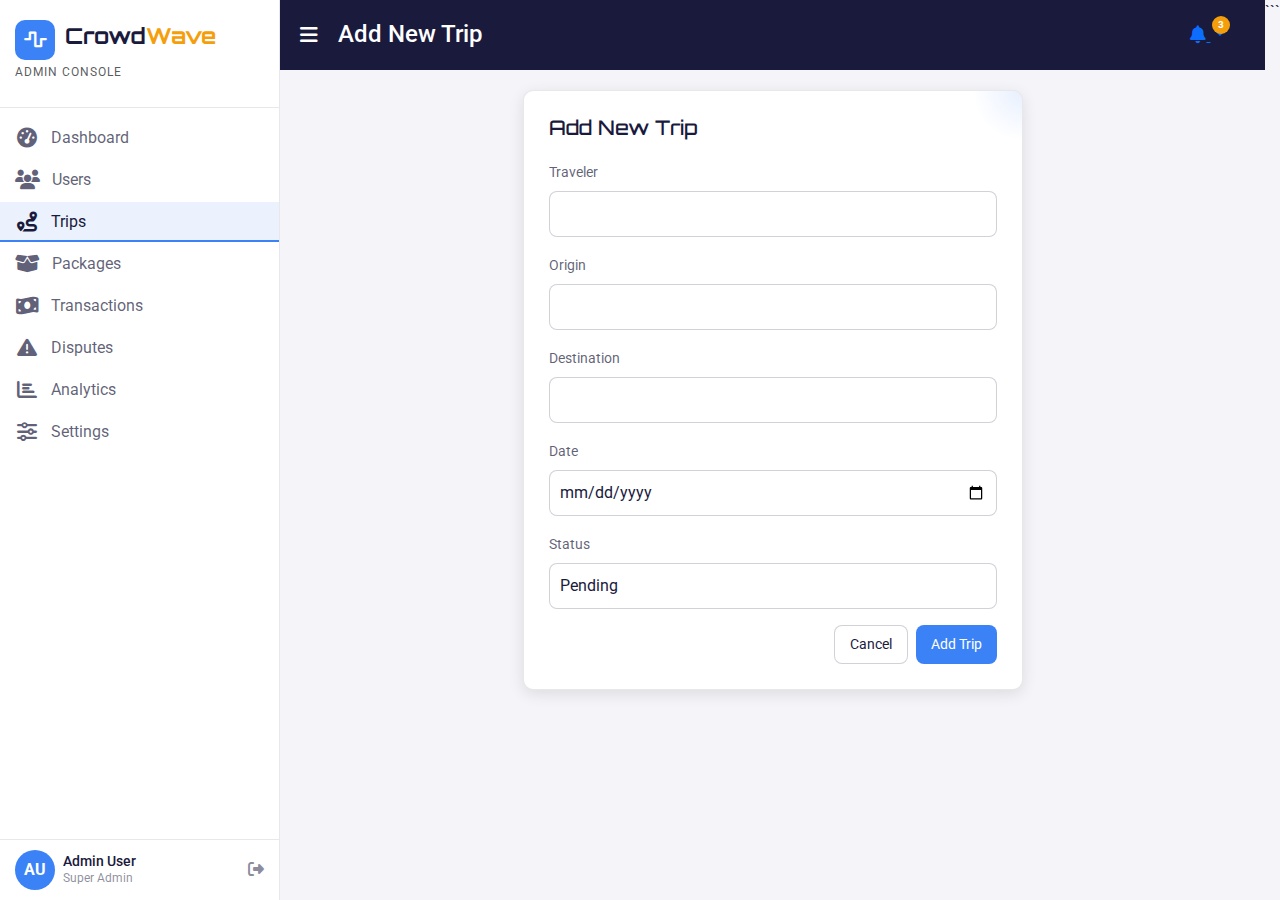
<file: add-trip.html>
<!DOCTYPE html>
<html lang="en">
<head>
    <meta charset="UTF-8">
    <meta name="viewport" content="width=device-width, initial-scale=1.0">
    <title>CrowdWave | Add Trip</title>
    <!-- Bootstrap 5 -->
    <link href="https://cdn.jsdelivr.net/npm/bootstrap@5.3.0/dist/css/bootstrap.min.css" rel="stylesheet">
    <!-- Font Awesome -->
    <link rel="stylesheet" href="https://cdnjs.cloudflare.com/ajax/libs/font-awesome/6.4.0/css/all.min.css">
    <!-- Google Fonts -->
    <link href="https://fonts.googleapis.com/css2?family=Orbitron:wght@400;500;700&family=Roboto:wght@300;400;500&display=swap" rel="stylesheet">
    <style>
        :root {
            --primary: #1A1A3D; /* Darker navy for text and primary elements */
            --secondary: #3B82F6; /* Softer blue for accents */
            --highlight: #F59E0B; /* Amber for highlights */
            --green: #10B981; /* Emerald green for additional accents */
            --neutral: #FFFFFF; /* White for element backgrounds */
            --page-bg: #F4F4F9; /* Softer grey for page background */
            --sidebar-width: 280px;
            --sidebar-collapsed: 80px;
            --topbar-height: 70px;
        }

        * {
            margin: 0;
            padding: 0;
            box-sizing: border-box;
        }

        body {
            font-family: 'Roboto', sans-serif;
            background-color: var(--page-bg);
            color: var(--primary);
            overflow-x: hidden;
        }

        /* Futuristic Admin Theme */
        .admin-body {
            display: flex;
            min-height: 100vh;
            background-color: var(--page-bg);
            color: var(--primary);
        }

        .admin-main {
            margin-left: var(--sidebar-width);
            width: calc(100% - var(--sidebar-width));
            transition: all 0.3s ease;
        }

        .admin-sidebar.collapsed + .admin-main {
            margin-left: var(--sidebar-collapsed);
            width: calc(100% - var(--sidebar-collapsed));
        }

        /* Sidebar Styles */
        .admin-sidebar {
            width: var(--sidebar-width);
            background: var(--neutral);
            border-right: 1px solid rgba(26, 26, 61, 0.1);
            position: fixed;
            top: 0;
            left: 0;
            min-height: 100vh;
            max-height: 100vh;
            z-index: 1000;
            display: flex;
            flex-direction: column;
            overflow: hidden;
        }

        .admin-sidebar.collapsed {
            width: var(--sidebar-collapsed);
        }

        .admin-sidebar.collapsed .logo-text,
        .admin-sidebar.collapsed .nav-link span,
        .admin-sidebar.collapsed .profile-info,
        .admin-sidebar.collapsed .sidebar-header p {
            display: none;
        }

        .sidebar-header {
            padding: 10px 15px;
            border-bottom: 1px solid rgba(26, 26, 61, 0.1);
            min-height: 40px;
            flex-shrink: 0;
            z-index: 1;
        }

        .logo-container {
            display: flex;
            align-items: center;
            padding-top: 10px;
            gap: 10px;
        }

        .logo-icon {
            min-width: 40px;
            height: 40px;
            background: var(--secondary);
            border-radius: 10px;
            display: flex;
            align-items: center;
            justify-content: center;
            color: var(--neutral);
            font-size: 18px;
            flex-shrink: 0;
        }

        .logo-text {
            font-family: 'Orbitron', sans-serif;
            font-weight: 700;
            font-size: 22px;
            color: var(--primary);
            transition: opacity 0.3s ease;
            white-space: nowrap;
        }

        .logo-text span {
            color: var(--highlight);
        }

        .sidebar-header p {
            font-size: 12px;
            letter-spacing: 1px;
            color: rgba(26, 26, 61, 0.5);
            text-transform: uppercase;
            margin-top: 3px;
            white-space: nowrap;
            transition: opacity 0.3s ease;
        }

        .nav {
            padding: 10px 0;
            flex-grow: 1;
            flex-shrink: 1;
            overflow-y: auto;
            display: flex;
            flex-direction: column;
            gap: 2px;
            scrollbar-width: thin;
            scrollbar-color: rgba(26, 26, 61, 0.2) transparent;
        }

        .nav-item {
            position: relative;
            min-height: 40px;
        }

        .nav-link {
            display: flex;
            align-items: center;
            padding: 8px 15px;
            color: rgba(26, 26, 61, 0.7);
            text-decoration: none;
            transition: all 0.3s ease;
            white-space: nowrap;
            position: relative;
            z-index: 1;
            width: 100%;
            height: 100%;
        }

        .nav-link i {
            font-size: 18px;
            min-width: 24px;
            text-align: center;
            margin-right: 12px;
            transition: margin 0.3s ease;
        }

        .nav::-webkit-scrollbar {
            width: 5px;
        }

        .nav::-webkit-scrollbar-track {
            background: transparent;
        }

        .nav::-webkit-scrollbar-thumb {
            background-color: rgba(26, 26, 61, 0.2);
            border-radius: 10px;
        }

        .admin-sidebar.collapsed .nav-link i {
            margin-right: 0;
        }

        .link-underline {
            position: absolute;
            bottom: 0;
            left: 0;
            width: 0;
            height: 2px;
            background: var(--secondary);
            transition: all 0.3s ease;
            z-index: 0;
        }

        .nav-item.active .link-underline {
            width: 100%;
        }

        .nav-item.active .nav-link {
            color: var(--primary);
            background: rgba(59, 130, 246, 0.1);
            z-index: 2;
        }

        .nav-link:hover {
            color: var(--primary);
            background: rgba(26, 26, 61, 0.05);
            z-index: 2;
        }

        .sidebar-footer {
            padding: 10px 15px;
            border-top: 1px solid rgba(26, 26, 61, 0.1);
            flex-shrink: 0;
            z-index: 1;
        }

        .user-profile {
            display: flex;
            align-items: center;
            gap: 8px;
        }

        .profile-img {
            width: 40px;
            height: 40px;
            border-radius: 50%;
            background: var(--secondary);
            display: flex;
            align-items: center;
            justify-content: center;
            color: var(--neutral);
            font-weight: bold;
            flex-shrink: 0;
        }

        .profile-info {
            flex-grow: 1;
            overflow: hidden;
            transition: opacity 0.3s ease;
        }

        .profile-info h6 {
            margin: 0;
            font-size: 14px;
            color: var(--primary);
            white-space: nowrap;
            overflow: hidden;
            text-overflow: ellipsis;
        }

        .profile-info small {
            font-size: 12px;
            color: rgba(26, 26, 61, 0.5);
            display: block;
            white-space: nowrap;
            overflow: hidden;
            text-overflow: ellipsis;
        }

        .logout-btn {
            color: rgba(26, 26, 61, 0.5);
            transition: all 0.3s ease;
            flex-shrink: 0;
            font-size: 16px;
        }

        .logout-btn:hover {
            color: var(--primary);
        }

        /* Top Bar Styles */
        .admin-topbar {
            height: var(--topbar-height);
            background: var(--primary);
            backdrop-filter: blur(10px);
            border-bottom: 1px solid rgba(26, 26, 61, 0.1);
            padding: 0 20px;
            display: flex;
            align-items: center;
            justify-content: space-between;
            position: sticky;
            top: 0;
            z-index: 100;
        }

        .topbar-left {
            display: flex;
            align-items: center;
        }

        .sidebar-toggle {
            background: none;
            border: none;
            color: var(--neutral);
            font-size: 20px;
            margin-right: 20px;
            cursor: pointer;
            transition: all 0.3s ease;
        }

        .sidebar-toggle:hover {
            color: var(--page-bg);
        }

        .admin-topbar h4 {
            margin: 0;
            font-weight: 500;
            color: var(--neutral);
        }

        .topbar-right {
            display: flex;
            align-items: center;
        }

        .notifications.dropdown {
            position: relative;
            margin-right: 20px;
            color: var(--neutral);
            font-size: 18px;
            cursor: pointer;
            transition: all 0.3s ease;
        }

        .notifications.dropdown:hover {
            color: var(--page-bg);
        }

        .notifications .badge {
            position: absolute;
            top: -5px;
            right: -5px;
            background: var(--highlight);
            color: var(--neutral);
            font-size: 10px;
            width: 18px;
            height: 18px;
            border-radius: 50%;
            display: flex;
            align-items: center;
            justify-content: center;
        }

        .notification-dropdown {
            background: var(--neutral);
            border: 1px solid rgba(26, 26, 61, 0.1);
            border-radius: 12px;
            box-shadow: 0 8px 30px rgba(0, 0, 0, 0.1);
            min-width: 300px;
            max-height: 400px;
            overflow-y: auto;
            scrollbar-width: thin;
            scrollbar-color: rgba(59, 130, 246, 0.5) transparent;
        }

        .notification-dropdown .dropdown-header {
            padding: 10px 15px;
            border-bottom: 1px solid rgba(59, 130, 246, 0.2);
            display: flex;
            justify-content: space-between;
            align-items: center;
            font-family: 'Roboto', sans-serif;
            font-size: 14px;
            color: var(--primary);
        }

        .notification-dropdown .dropdown-header button {
            border: 1px solid rgba(59, 130, 246, 0.3);
            border-radius: 8px;
            padding: 4px 10px;
            background: rgba(59, 130, 246, 0.1);
            color: var(--primary);
        }

        .notification-dropdown .dropdown-header button:hover {
            background: rgba(59, 130, 246, 0.15);
        }

        .notification-item {
            padding: 10px 15px;
            border-bottom: 1px solid rgba(59, 130, 246, 0.1);
            display: flex;
            justify-content: space-between;
            align-items: center;
            color: var(--primary);
            transition: background 0.3s ease;
        }

        .notification-item.read {
            color: rgba(26, 26, 61, 0.5);
            background: transparent;
        }

        .notification-item:not(.read) {
            background: rgba(59, 130, 246, 0.05);
        }

        .notification-item a {
            text-decoration: none;
            color: inherit;
            flex-grow: 1;
        }

        .notification-item small {
            color: rgba(26, 26, 61, 0.5);
        }

        .mark-read-btn {
            background: none;
            border: none;
            color: rgba(26, 26, 61, 0.7);
            font-size: 12px;
        }

        /* Main Content Styles */
        .admin-content {
            padding: 20px;
            min-height: calc(100vh - var(--topbar-height));
            background: var(--page-bg);
        }

        /* Form Card */
        .form-card {
            background: var(--neutral);
            border-radius: 10px;
            padding: 25px;
            position: relative;
            overflow: hidden;
            border: 1px solid rgba(26, 26, 61, 0.1);
            transition: all 0.3s ease;
            box-shadow: 0 4px 15px rgba(0, 0, 0, 0.1);
            max-width: 500px;
            margin: 0 auto;
        }

        .form-card:hover {
            transform: translateY(-3px);
            box-shadow: 0 8px 25px rgba(0, 0, 0, 0.15);
        }

        .form-card::before {
            content: '';
            position: absolute;
            top: -50px;
            right: -50px;
            width: 100px;
            height: 100px;
            background: radial-gradient(circle, rgba(59, 130, 246, 0.3) 0%, transparent 70%);
            border-radius: 50%;
            opacity: 0.4;
        }

        .form-card h5 {
            font-family: 'Orbitron', sans-serif;
            color: var(--primary);
            font-weight: 500;
            margin-bottom: 20px;
        }

        .form-card label {
            color: rgba(26, 26, 61, 0.7);
            font-size: 14px;
        }

        .form-card input, .form-card select {
            background: var(--neutral);
            border: 1px solid rgba(26, 26, 61, 0.2);
            color: var(--primary);
            border-radius: 8px;
            padding: 10px;
        }

        .form-card input:focus, .form-card select:focus {
            border-color: var(--secondary);
            background: rgba(59, 130, 246, 0.05);
            outline: none;
        }

        .form-card .btn-cancel {
            background: var(--neutral);
            border: 1px solid rgba(26, 26, 61, 0.2);
            color: var(--primary);
            border-radius: 8px;
            padding: 8px 15px;
            font-size: 14px;
        }

        .form-card .btn-cancel:hover {
            background: rgba(26, 26, 61, 0.05);
        }

        .form-card .btn-add {
            background: var(--secondary);
            border: none;
            color: var(--neutral);
            border-radius: 8px;
            padding: 8px 15px;
            font-size: 14px;
        }

        .form-card .btn-add:hover {
            background: var(--primary);
        }

        /* Responsive Adjustments */
        @media (max-width: 992px) {
            .admin-sidebar {
                width: var(--sidebar-collapsed);
            }
            
            .admin-main {
                margin-left: var(--sidebar-collapsed);
                width: calc(100% - var(--sidebar-collapsed));
            }
            
            .logo-text,
            .nav-link span,
            .profile-info,
            .sidebar-header p {
                display: none;
            }
            
            .logo-container {
                justify-content: center;
            }
            
            .nav-link i {
                margin-right: 0;
            }
            
            .user-profile {
                justify-content: center;
            }
            
            .nav {
                gap: 8px;
            }
            
            .nav-item {
                min-height: 44px;
            }
            
            .nav-link {
                justify-content: center;
                padding: 8px;
            }
        }

        @media (min-width: 992px) {
            .admin-sidebar.collapsed {
                width: var(--sidebar-collapsed);
            }
            
            .admin-sidebar.collapsed .logo-text,
            .admin-sidebar.collapsed .nav-link span,
            .admin-sidebar.collapsed .profile-info,
            .admin-sidebar.collapsed .sidebar-header p {
                display: none;
            }
            
            .admin-sidebar.collapsed .logo-container {
                justify-content: center;
            }
            
            .admin-sidebar.collapsed .nav-link i {
                margin-right: 0;
            }
            
            .admin-sidebar.collapsed .user-profile {
                justify-content: center;
                padding: 8px 5px;
            }
            
            .nav-link i {
                font-size: 20px;
            }
        }

        @media (max-width: 768px) {
            .admin-topbar h4 {
                display: none;
            }
        }
    </style>
</head>
<body class="admin-body">
    <!-- Sidebar -->
    <div class="admin-sidebar">
        <div class="sidebar-header">
            <div class="logo-container">
                <div class="logo-icon">
                    <i class="fas fa-wave-square"></i>
                </div>
                <h1 class="logo-text">Crowd<span>Wave</span></h1>
            </div>
            <p class="text-muted">ADMIN CONSOLE</p>
        </div>
        <ul class="nav flex-column">
            <li class="nav-item">
                <a class="nav-link" href="index.html">
                    <i class="fas fa-tachometer-alt"></i>
                    <span>Dashboard</span>
                    <div class="link-underline"></div>
                </a>
            </li>
            <li class="nav-item">
                <a class="nav-link" href="users.html">
                    <i class="fas fa-users"></i>
                    <span>Users</span>
                    <div class="link-underline"></div>
                </a>
            </li>
            <li class="nav-item active">
                <a class="nav-link" href="trips.html">
                    <i class="fas fa-route"></i>
                    <span>Trips</span>
                    <div class="link-underline"></div>
                </a>
            </li>
            <li class="nav-item">
                <a class="nav-link" href="packages.html">
                    <i class="fas fa-box-open"></i>
                    <span>Packages</span>
                    <div class="link-underline"></div>
                </a>
            </li>
            <li class="nav-item">
                <a class="nav-link" href="transactions.html">
                    <i class="fas fa-money-bill-wave"></i>
                    <span>Transactions</span>
                    <div class="link-underline"></div>
                </a>
            </li>
            <li class="nav-item">
                <a class="nav-link" href="disputes.html">
                    <i class="fas fa-exclamation-triangle"></i>
                    <span>Disputes</span>
                    <div class="link-underline"></div>
                </a>
            </li>
            <li class="nav-item">
                <a class="nav-link" href="analytics.html">
                    <i class="fas fa-chart-bar"></i>
                    <span>Analytics</span>
                    <div class="link-underline"></div>
                </a>
            </li>
            <li class="nav-item">
                <a class="nav-link" href="settings.html">
                    <i class="fas fa-sliders-h"></i>
                    <span>Settings</span>
                    <div class="link-underline"></div>
                </a>
            </li>
        </ul>
        <div class="sidebar-footer">
            <div class="user-profile">
                <div class="profile-img">
                    <span>AU</span>
                </div>
                <div class="profile-info">
                    <h6>Admin User</h6>
                    <small>Super Admin</small>
                </div>
                <a href="#" class="logout-btn">
                    <i class="fas fa-sign-out-alt"></i>
                </a>
            </div>
        </div>
    </div>

    <!-- Main Content -->
    <div class="admin-main">
        <!-- Top Bar -->
        <nav class="admin-topbar">
            <div class="topbar-left">
                <button class="sidebar-toggle">
                    <i class="fas fa-bars"></i>
                </button>
                <h4>Add New Trip</h4>
            </div>
            <div class="topbar-right">
                <div class="notifications dropdown">
                    <a href="#" class="dropdown-toggle" data-bs-toggle="dropdown" aria-expanded="false">
                        <i class="fas fa-bell"></i>
                        <span class="badge" id="notificationBadge">0</span>
                    </a>
                    <div class="dropdown-menu dropdown-menu-end notification-dropdown">
                        <div class="dropdown-header">
                            <span>Notifications</span>
                            <button class="btn btn-sm" id="clearNotifications">
                                <i class="fas fa-trash mr-1"></i> Clear All
                            </button>
                        </div>
                        <div id="notificationList"></div>
                    </div>
                </div>
            </div>
        </nav>

        <!-- Add Trip Content -->
        <div class="admin-content">
            <div class="form-card">
                <h5>Add New Trip</h5>
                <form id="addTripForm">
                    <div class="mb-3">
                        <label for="newTripTraveler" class="form-label">Traveler</label>
                        <input type="text" class="form-control" id="newTripTraveler" required>
                    </div>
                    <div class="mb-3">
                        <label for="newTripOrigin" class="form-label">Origin</label>
                        <input type="text" class="form-control" id="newTripOrigin" required>
                    </div>
                    <div class="mb-3">
                        <label for="newTripDestination" class="form-label">Destination</label>
                        <input type="text" class="form-control" id="newTripDestination" required>
                    </div>
                    <div class="mb-3">
                        <label for="newTripDate" class="form-label">Date</label>
                        <input type="date" class="form-control" id="newTripDate" required>
                    </div>
                    <div class="mb-3">
                        <label for="newTripStatus" class="form-label">Status</label>
                        <select class="form-select" id="newTripStatus" required>
                            <option value="Pending">Pending</option>
                            <option value="Completed">Completed</option>
                        </select>
                    </div>
                    <div class="d-flex justify-content-end gap-2">
                        <a href="trips.html" class="btn btn-cancel">Cancel</a>
                        <button type="submit" class="btn btn-add">Add Trip</button>
                    </div>
                </form>
            </div>
        </div>
    </div>

    <!-- Bootstrap JS -->
    <script src="https://cdn.jsdelivr.net/npm/bootstrap@5.3.0/dist/js/bootstrap.bundle.min.js"></script>
    <!-- Custom JS -->
    <script>
        // Sidebar toggle functionality
        document.querySelector('.sidebar-toggle').addEventListener('click', function() {
            const sidebar = document.querySelector('.admin-sidebar');
            const mainContent = document.querySelector('.admin-main');
            
            sidebar.classList.toggle('collapsed');
            mainContent.classList.toggle('expanded');
            
            localStorage.setItem('sidebarCollapsed', sidebar.classList.contains('collapsed'));
        });

        // Check localStorage for saved state on page load
        document.addEventListener('DOMContentLoaded', function() {
            const isCollapsed = localStorage.getItem('sidebarCollapsed') === 'true';
            const sidebar = document.querySelector('.admin-sidebar');
            const mainContent = document.querySelector('.admin-main');
            
            if (isCollapsed) {
                sidebar.classList.add('collapsed');
                mainContent.classList.add('expanded');
            }

            // Form submission for adding a new trip
            const addTripForm = document.getElementById('addTripForm');
            addTripForm.addEventListener('submit', function(e) {
                e.preventDefault();
                
                const traveler = document.getElementById('newTripTraveler').value;
                const origin = document.getElementById('newTripOrigin').value;
                const destination = document.getElementById('newTripDestination').value;
                const date = document.getElementById('newTripDate').value;
                const status = document.getElementById('newTripStatus').value;

                // Retrieve trips from localStorage
                let trips = JSON.parse(localStorage.getItem('trips')) || [];
                
                // Generate new trip ID
                const newId = `TRP-${String(trips.length + 1).padStart(3, '0')}`;
                
                // Create new trip object
                const newTrip = {
                    id: newId,
                    traveler,
                    origin,
                    destination,
                    date,
                    status
                };

                // Add trip to array and save to localStorage
                trips.push(newTrip);
                localStorage.setItem('trips', JSON.stringify(trips));

                // Add notification for new trip
                let notifications = JSON.parse(localStorage.getItem('notifications')) || [];
                const newNotification = {
                    id: notifications.length ? Math.max(...notifications.map(n => n.id)) + 1 : 1,
                    message: `Trip ${newId} added for ${traveler}.`,
                    time: new Date().toISOString().slice(0, 16).replace('T', ' '),
                    read: false,
                    link: 'trips.html'
                };
                notifications.unshift(newNotification);
                localStorage.setItem('notifications', JSON.stringify(notifications));

                // Redirect back to trips page
                window.location.href = 'trips.html';
            });

            // Notification functionality
            const initialNotifications = [
                { id: 1, message: 'New dispute (DSP-001) raised by Jane Smith.', time: '2025-08-07 10:00', read: false, link: 'disputes.html' },
                { id: 2, message: 'User John Doe registered.', time: '2025-08-07 09:30', read: false, link: 'users.html' },
                { id: 3, message: 'Trip TRP-001 completed successfully.', time: '2025-08-07 08:45', read: false, link: 'trips.html' }
            ];

            let notifications = JSON.parse(localStorage.getItem('notifications')) || initialNotifications;
            const notificationBadge = document.getElementById('notificationBadge');
            const notificationList = document.getElementById('notificationList');
            const clearNotifications = document.getElementById('clearNotifications');

            function renderNotifications() {
                const unreadCount = notifications.filter(n => !n.read).length;
                notificationBadge.textContent = unreadCount;
                notificationBadge.style.display = unreadCount > 0 ? 'flex' : 'none';

                notificationList.innerHTML = notifications.length === 0
                    ? '<div style="padding: 10px; text-align: center; color: rgba(26,26,61,0.7);">No notifications</div>'
                    : notifications.map(n => `
                        
                        <div class="dropdown-item notification-item ${n.read ? 'read' : ''}">
                            <a href="${n.link}" style="text-decoration: none; color: inherit; flex-grow: 1;">
                                <div>${n.message}</div>
                                <small>${n.time}</small>
                            </a>
                            <button class="btn btn-sm mark-read-btn" data-id="${n.id}">
                                <i class="fas fa-check-circle"></i>
                            </button>
                        </div>
                    `).join('');

                document.querySelectorAll('.mark-read-btn').forEach(btn => {
                    btn.addEventListener('click', function() {
                        const id = parseInt(this.dataset.id);
                        const notification = notifications.find(n => n.id === id);
                        if (notification) {
                            notification.read = true;
                            localStorage.setItem('notifications', JSON.stringify(notifications));
                            renderNotifications();
                        }
                    });
                });
            }

            clearNotifications.addEventListener('click', function() {
                notifications = [];
                localStorage.setItem('notifications', JSON.stringify(notifications));
                renderNotifications();
            });

            setInterval(() => {
                const newId = notifications.length ? Math.max(...notifications.map(n => n.id)) + 1 : 1;
                const newNotification = {
                    id: newId,
                    message: `New event ${newId} occurred.`,
                    time: new Date().toISOString().slice(0, 16).replace('T', ' '),
                    read: false,
                    link: 'index.html'
                };
                notifications.unshift(newNotification);
                localStorage.setItem('notifications', JSON.stringify(notifications));
                renderNotifications();
            }, 60000);

            // Initial render
            renderNotifications();
        });
    </script>
</body>
</html>
```
</file>
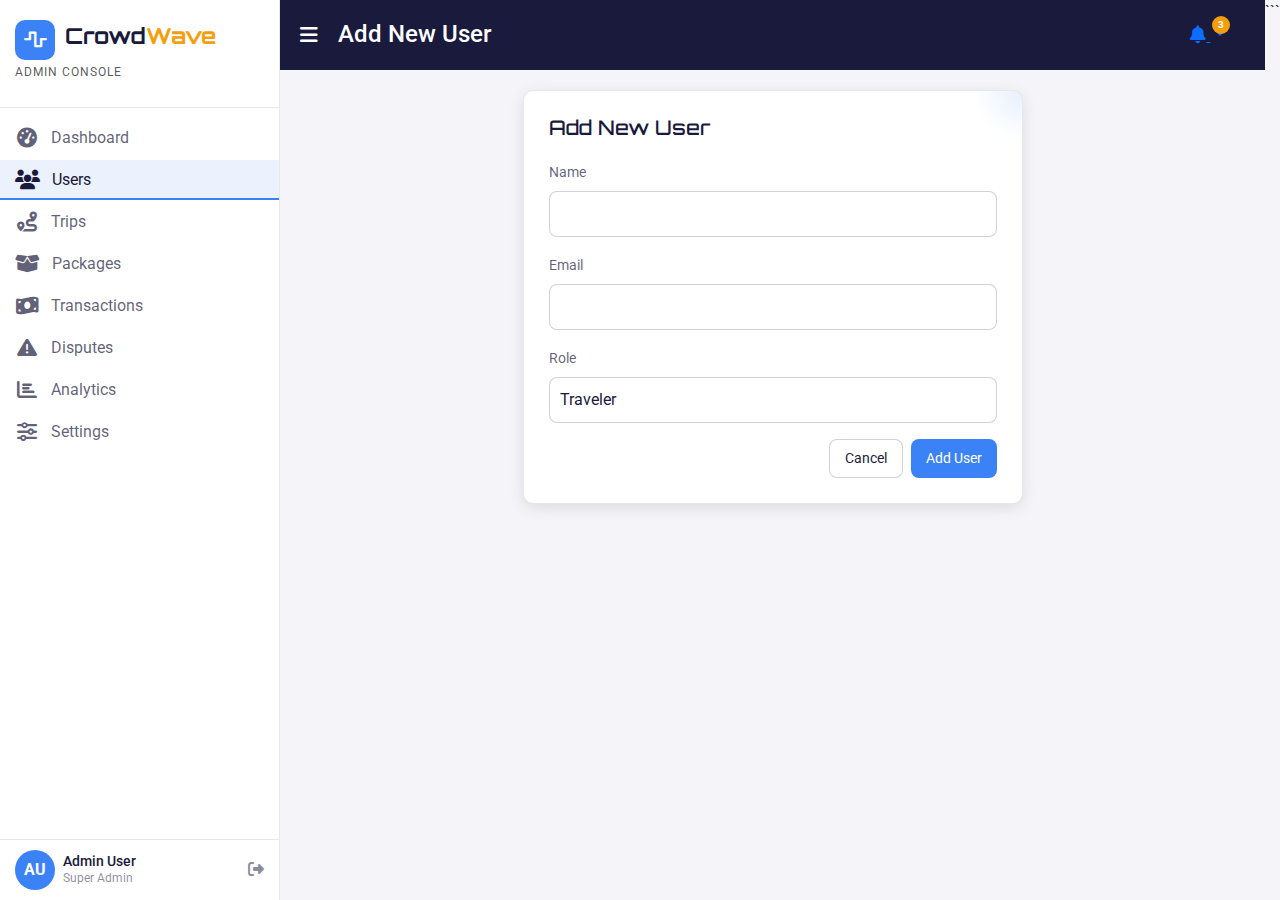
<file: add-user.html>
<!DOCTYPE html>
<html lang="en">
<head>
    <meta charset="UTF-8">
    <meta name="viewport" content="width=device-width, initial-scale=1.0">
    <title>CrowdWave | Add User</title>
    <!-- Bootstrap 5 -->
    <link href="https://cdn.jsdelivr.net/npm/bootstrap@5.3.0/dist/css/bootstrap.min.css" rel="stylesheet">
    <!-- Font Awesome -->
    <link rel="stylesheet" href="https://cdnjs.cloudflare.com/ajax/libs/font-awesome/6.4.0/css/all.min.css">
    <!-- Google Fonts -->
    <link href="https://fonts.googleapis.com/css2?family=Orbitron:wght@400;500;700&family=Roboto:wght@300;400;500&display=swap" rel="stylesheet">
    <style>
        :root {
            --primary: #1A1A3D; /* Darker navy for text and primary elements */
            --secondary: #3B82F6; /* Softer blue for accents */
            --highlight: #F59E0B; /* Amber for highlights */
            --green: #10B981; /* Emerald green for additional accents */
            --neutral: #FFFFFF; /* White for element backgrounds */
            --page-bg: #F4F4F9; /* Softer grey for page background */
            --sidebar-width: 280px;
            --sidebar-collapsed: 80px;
            --topbar-height: 70px;
        }

        * {
            margin: 0;
            padding: 0;
            box-sizing: border-box;
        }

        body {
            font-family: 'Roboto', sans-serif;
            background-color: var(--page-bg);
            color: var(--primary);
            overflow-x: hidden;
        }

        /* Futuristic Admin Theme */
        .admin-body {
            display: flex;
            min-height: 100vh;
            background-color: var(--page-bg);
            color: var(--primary);
        }

        .admin-main {
            margin-left: var(--sidebar-width);
            width: calc(100% - var(--sidebar-width));
            transition: all 0.3s ease;
        }

        .admin-sidebar.collapsed + .admin-main {
            margin-left: var(--sidebar-collapsed);
            width: calc(100% - var(--sidebar-collapsed));
        }

        /* Sidebar Styles */
        .admin-sidebar {
            width: var(--sidebar-width);
            background: var(--neutral);
            border-right: 1px solid rgba(26, 26, 61, 0.1);
            position: fixed;
            top: 0;
            left: 0;
            min-height: 100vh;
            max-height: 100vh;
            z-index: 1000;
            display: flex;
            flex-direction: column;
            overflow: hidden;
        }

        .admin-sidebar.collapsed {
            width: var(--sidebar-collapsed);
        }

        .admin-sidebar.collapsed .logo-text,
        .admin-sidebar.collapsed .nav-link span,
        .admin-sidebar.collapsed .profile-info,
        .admin-sidebar.collapsed .sidebar-header p {
            display: none;
        }

        .sidebar-header {
            padding: 10px 15px;
            border-bottom: 1px solid rgba(26, 26, 61, 0.1);
            min-height: 40px;
            flex-shrink: 0;
            z-index: 1;
        }

        .logo-container {
            display: flex;
            align-items: center;
            padding-top: 10px;
            gap: 10px;
        }

        .logo-icon {
            min-width: 40px;
            height: 40px;
            background: var(--secondary);
            border-radius: 10px;
            display: flex;
            align-items: center;
            justify-content: center;
            color: var(--neutral);
            font-size: 18px;
            flex-shrink: 0;
        }

        .logo-text {
            font-family: 'Orbitron', sans-serif;
            font-weight: 700;
            font-size: 22px;
            color: var(--primary);
            transition: opacity 0.3s ease;
            white-space: nowrap;
        }

        .logo-text span {
            color: var(--highlight);
        }

        .sidebar-header p {
            font-size: 12px;
            letter-spacing: 1px;
            color: rgba(26, 26, 61, 0.5);
            text-transform: uppercase;
            margin-top: 3px;
            white-space: nowrap;
            transition: opacity 0.3s ease;
        }

        .nav {
            padding: 10px 0;
            flex-grow: 1;
            flex-shrink: 1;
            overflow-y: auto;
            display: flex;
            flex-direction: column;
            gap: 2px;
            scrollbar-width: thin;
            scrollbar-color: rgba(26, 26, 61, 0.2) transparent;
        }

        .nav-item {
            position: relative;
            min-height: 40px;
        }

        .nav-link {
            display: flex;
            align-items: center;
            padding: 8px 15px;
            color: rgba(26, 26, 61, 0.7);
            text-decoration: none;
            transition: all 0.3s ease;
            white-space: nowrap;
            position: relative;
            z-index: 1;
            width: 100%;
            height: 100%;
        }

        .nav-link i {
            font-size: 18px;
            min-width: 24px;
            text-align: center;
            margin-right: 12px;
            transition: margin 0.3s ease;
        }

        .nav::-webkit-scrollbar {
            width: 5px;
        }

        .nav::-webkit-scrollbar-track {
            background: transparent;
        }

        .nav::-webkit-scrollbar-thumb {
            background-color: rgba(26, 26, 61, 0.2);
            border-radius: 10px;
        }

        .admin-sidebar.collapsed .nav-link i {
            margin-right: 0;
        }

        .link-underline {
            position: absolute;
            bottom: 0;
            left: 0;
            width: 0;
            height: 2px;
            background: var(--secondary);
            transition: all 0.3s ease;
            z-index: 0;
        }

        .nav-item.active .link-underline {
            width: 100%;
        }

        .nav-item.active .nav-link {
            color: var(--primary);
            background: rgba(59, 130, 246, 0.1);
            z-index: 2;
        }

        .nav-link:hover {
            color: var(--primary);
            background: rgba(26, 26, 61, 0.05);
            z-index: 2;
        }

        .sidebar-footer {
            padding: 10px 15px;
            border-top: 1px solid rgba(26, 26, 61, 0.1);
            flex-shrink: 0;
            z-index: 1;
        }

        .user-profile {
            display: flex;
            align-items: center;
            gap: 8px;
        }

        .profile-img {
            width: 40px;
            height: 40px;
            border-radius: 50%;
            background: var(--secondary);
            display: flex;
            align-items: center;
            justify-content: center;
            color: var(--neutral);
            font-weight: bold;
            flex-shrink: 0;
        }

        .profile-info {
            flex-grow: 1;
            overflow: hidden;
            transition: opacity 0.3s ease;
        }

        .profile-info h6 {
            margin: 0;
            font-size: 14px;
            color: var(--primary);
            white-space: nowrap;
            overflow: hidden;
            text-overflow: ellipsis;
        }

        .profile-info small {
            font-size: 12px;
            color: rgba(26, 26, 61, 0.5);
            display: block;
            white-space: nowrap;
            overflow: hidden;
            text-overflow: ellipsis;
        }

        .logout-btn {
            color: rgba(26, 26, 61, 0.5);
            transition: all 0.3s ease;
            flex-shrink: 0;
            font-size: 16px;
        }

        .logout-btn:hover {
            color: var(--primary);
        }

        /* Top Bar Styles */
        .admin-topbar {
            height: var(--topbar-height);
            background: var(--primary);
            backdrop-filter: blur(10px);
            border-bottom: 1px solid rgba(26, 26, 61, 0.1);
            padding: 0 20px;
            display: flex;
            align-items: center;
            justify-content: space-between;
            position: sticky;
            top: 0;
            z-index: 100;
        }

        .topbar-left {
            display: flex;
            align-items: center;
        }

        .sidebar-toggle {
            background: none;
            border: none;
            color: var(--neutral);
            font-size: 20px;
            margin-right: 20px;
            cursor: pointer;
            transition: all 0.3s ease;
        }

        .sidebar-toggle:hover {
            color: var(--page-bg);
        }

        .admin-topbar h4 {
            margin: 0;
            font-weight: 500;
            color: var(--neutral);
        }

        .topbar-right {
            display: flex;
            align-items: center;
        }

        .notifications.dropdown {
            position: relative;
            margin-right: 20px;
            color: var(--neutral);
            font-size: 18px;
            cursor: pointer;
            transition: all 0.3s ease;
        }

        .notifications.dropdown:hover {
            color: var(--page-bg);
        }

        .notifications .badge {
            position: absolute;
            top: -5px;
            right: -5px;
            background: var(--highlight);
            color: var(--neutral);
            font-size: 10px;
            width: 18px;
            height: 18px;
            border-radius: 50%;
            display: flex;
            align-items: center;
            justify-content: center;
        }

        .notification-dropdown {
            background: var(--neutral);
            border: 1px solid rgba(26, 26, 61, 0.1);
            border-radius: 12px;
            box-shadow: 0 8px 30px rgba(0, 0, 0, 0.1);
            min-width: 300px;
            max-height: 400px;
            overflow-y: auto;
            scrollbar-width: thin;
            scrollbar-color: rgba(59, 130, 246, 0.5) transparent;
        }

        .notification-dropdown .dropdown-header {
            padding: 10px 15px;
            border-bottom: 1px solid rgba(59, 130, 246, 0.2);
            display: flex;
            justify-content: space-between;
            align-items: center;
            font-family: 'Roboto', sans-serif;
            font-size: 14px;
            color: var(--primary);
        }

        .notification-dropdown .dropdown-header button {
            border: 1px solid rgba(59, 130, 246, 0.3);
            border-radius: 8px;
            padding: 4px 10px;
            background: rgba(59, 130, 246, 0.1);
            color: var(--primary);
        }

        .notification-dropdown .dropdown-header button:hover {
            background: rgba(59, 130, 246, 0.15);
        }

        .notification-item {
            padding: 10px 15px;
            border-bottom: 1px solid rgba(59, 130, 246, 0.1);
            display: flex;
            justify-content: space-between;
            align-items: center;
            color: var(--primary);
            transition: background 0.3s ease;
        }

        .notification-item.read {
            color: rgba(26, 26, 61, 0.5);
            background: transparent;
        }

        .notification-item:not(.read) {
            background: rgba(59, 130, 246, 0.05);
        }

        .notification-item a {
            text-decoration: none;
            color: inherit;
            flex-grow: 1;
        }

        .notification-item small {
            color: rgba(26, 26, 61, 0.5);
        }

        .mark-read-btn {
            background: none;
            border: none;
            color: rgba(26, 26, 61, 0.7);
            font-size: 12px;
        }

        /* Main Content Styles */
        .admin-content {
            padding: 20px;
            min-height: calc(100vh - var(--topbar-height));
            background: var(--page-bg);
        }

        /* Form Card */
        .form-card {
            background: var(--neutral);
            border-radius: 10px;
            padding: 25px;
            position: relative;
            overflow: hidden;
            border: 1px solid rgba(26, 26, 61, 0.1);
            transition: all 0.3s ease;
            box-shadow: 0 4px 15px rgba(0, 0, 0, 0.1);
            max-width: 500px;
            margin: 0 auto;
        }

        .form-card:hover {
            transform: translateY(-3px);
            box-shadow: 0 8px 25px rgba(0, 0, 0, 0.15);
        }

        .form-card::before {
            content: '';
            position: absolute;
            top: -50px;
            right: -50px;
            width: 100px;
            height: 100px;
            background: radial-gradient(circle, rgba(59, 130, 246, 0.3) 0%, transparent 70%);
            border-radius: 50%;
            opacity: 0.4;
        }

        .form-card h5 {
            font-family: 'Orbitron', sans-serif;
            color: var(--primary);
            font-weight: 500;
            margin-bottom: 20px;
        }

        .form-card label {
            color: rgba(26, 26, 61, 0.7);
            font-size: 14px;
        }

        .form-card input, .form-card select {
            background: var(--neutral);
            border: 1px solid rgba(26, 26, 61, 0.2);
            color: var(--primary);
            border-radius: 8px;
            padding: 10px;
        }

        .form-card input:focus, .form-card select:focus {
            border-color: var(--secondary);
            background: rgba(59, 130, 246, 0.05);
            outline: none;
        }

        .form-card .btn-cancel {
            background: var(--neutral);
            border: 1px solid rgba(26, 26, 61, 0.2);
            color: var(--primary);
            border-radius: 8px;
            padding: 8px 15px;
            font-size: 14px;
        }

        .form-card .btn-cancel:hover {
            background: rgba(26, 26, 61, 0.05);
        }

        .form-card .btn-add {
            background: var(--secondary);
            border: none;
            color: var(--neutral);
            border-radius: 8px;
            padding: 8px 15px;
            font-size: 14px;
        }

        .form-card .btn-add:hover {
            background: var(--primary);
        }

        /* Responsive Adjustments */
        @media (max-width: 992px) {
            .admin-sidebar {
                width: var(--sidebar-collapsed);
            }
            
            .admin-main {
                margin-left: var(--sidebar-collapsed);
                width: calc(100% - var(--sidebar-collapsed));
            }
            
            .logo-text,
            .nav-link span,
            .profile-info,
            .sidebar-header p {
                display: none;
            }
            
            .logo-container {
                justify-content: center;
            }
            
            .nav-link i {
                margin-right: 0;
            }
            
            .user-profile {
                justify-content: center;
            }
            
            .nav {
                gap: 8px;
            }
            
            .nav-item {
                min-height: 44px;
            }
            
            .nav-link {
                justify-content: center;
                padding: 8px;
            }
        }

        @media (min-width: 992px) {
            .admin-sidebar.collapsed {
                width: var(--sidebar-collapsed);
            }
            
            .admin-sidebar.collapsed .logo-text,
            .admin-sidebar.collapsed .nav-link span,
            .admin-sidebar.collapsed .profile-info,
            .admin-sidebar.collapsed .sidebar-header p {
                display: none;
            }
            
            .admin-sidebar.collapsed .logo-container {
                justify-content: center;
            }
            
            .admin-sidebar.collapsed .nav-link i {
                margin-right: 0;
            }
            
            .admin-sidebar.collapsed .user-profile {
                justify-content: center;
                padding: 8px 5px;
            }
            
            .nav-link i {
                font-size: 20px;
            }
        }

        @media (max-width: 768px) {
            .admin-topbar h4 {
                display: none;
            }
        }
    </style>
</head>
<body class="admin-body">
    <!-- Sidebar -->
    <div class="admin-sidebar">
        <div class="sidebar-header">
            <div class="logo-container">
                <div class="logo-icon">
                    <i class="fas fa-wave-square"></i>
                </div>
                <h1 class="logo-text">Crowd<span>Wave</span></h1>
            </div>
            <p class="text-muted">ADMIN CONSOLE</p>
        </div>
        <ul class="nav flex-column">
            <li class="nav-item">
                <a class="nav-link" href="index.html">
                    <i class="fas fa-tachometer-alt"></i>
                    <span>Dashboard</span>
                    <div class="link-underline"></div>
                </a>
            </li>
            <li class="nav-item active">
                <a class="nav-link" href="users.html">
                    <i class="fas fa-users"></i>
                    <span>Users</span>
                    <div class="link-underline"></div>
                </a>
            </li>
            <li class="nav-item">
                <a class="nav-link" href="trips.html">
                    <i class="fas fa-route"></i>
                    <span>Trips</span>
                    <div class="link-underline"></div>
                </a>
            </li>
            <li class="nav-item">
                <a class="nav-link" href="packages.html">
                    <i class="fas fa-box-open"></i>
                    <span>Packages</span>
                    <div class="link-underline"></div>
                </a>
            </li>
            <li class="nav-item">
                <a class="nav-link" href="transactions.html">
                    <i class="fas fa-money-bill-wave"></i>
                    <span>Transactions</span>
                    <div class="link-underline"></div>
                </a>
            </li>
            <li class="nav-item">
                <a class="nav-link" href="disputes.html">
                    <i class="fas fa-exclamation-triangle"></i>
                    <span>Disputes</span>
                    <div class="link-underline"></div>
                </a>
            </li>
            <li class="nav-item">
                <a class="nav-link" href="analytics.html">
                    <i class="fas fa-chart-bar"></i>
                    <span>Analytics</span>
                    <div class="link-underline"></div>
                </a>
            </li>
            <li class="nav-item">
                <a class="nav-link" href="settings.html">
                    <i class="fas fa-sliders-h"></i>
                    <span>Settings</span>
                    <div class="link-underline"></div>
                </a>
            </li>
        </ul>
        <div class="sidebar-footer">
            <div class="user-profile">
                <div class="profile-img">
                    <span>AU</span>
                </div>
                <div class="profile-info">
                    <h6>Admin User</h6>
                    <small>Super Admin</small>
                </div>
                <a href="#" class="logout-btn">
                    <i class="fas fa-sign-out-alt"></i>
                </a>
            </div>
        </div>
    </div>

    <!-- Main Content -->
    <div class="admin-main">
        <!-- Top Bar -->
        <nav class="admin-topbar">
            <div class="topbar-left">
                <button class="sidebar-toggle">
                    <i class="fas fa-bars"></i>
                </button>
                <h4>Add New User</h4>
            </div>
            <div class="topbar-right">
                <div class="notifications dropdown">
                    <a href="#" class="dropdown-toggle" data-bs-toggle="dropdown" aria-expanded="false">
                        <i class="fas fa-bell"></i>
                        <span class="badge" id="notificationBadge">0</span>
                    </a>
                    <div class="dropdown-menu dropdown-menu-end notification-dropdown">
                        <div class="dropdown-header">
                            <span>Notifications</span>
                            <button class="btn btn-sm" id="clearNotifications">
                                <i class="fas fa-trash mr-1"></i> Clear All
                            </button>
                        </div>
                        <div id="notificationList"></div>
                    </div>
                </div>
            </div>
        </nav>

        <!-- Add User Content -->
        <div class="admin-content">
            <div class="form-card">
                <h5>Add New User</h5>
                <form id="addUserForm">
                    <div class="mb-3">
                        <label for="newUserName" class="form-label">Name</label>
                        <input type="text" class="form-control" id="newUserName" required>
                    </div>
                    <div class="mb-3">
                        <label for="newUserEmail" class="form-label">Email</label>
                        <input type="email" class="form-control" id="newUserEmail" required>
                    </div>
                    <div class="mb-3">
                        <label for="newUserRole" class="form-label">Role</label>
                        <select class="form-select" id="newUserRole" required>
                            <option value="Traveler">Traveler</option>
                            <option value="Sender">Sender</option>
                            <option value="Both">Both</option>
                        </select>
                    </div>
                    <div class="d-flex justify-content-end gap-2">
                        <a href="users.html" class="btn btn-cancel">Cancel</a>
                        <button type="submit" class="btn btn-add">Add User</button>
                    </div>
                </form>
            </div>
        </div>
    </div>

    <!-- Bootstrap JS -->
    <script src="https://cdn.jsdelivr.net/npm/bootstrap@5.3.0/dist/js/bootstrap.bundle.min.js"></script>
    <!-- Custom JS -->
    <script>
        // Sidebar toggle functionality
        document.querySelector('.sidebar-toggle').addEventListener('click', function() {
            const sidebar = document.querySelector('.admin-sidebar');
            const mainContent = document.querySelector('.admin-main');
            
            sidebar.classList.toggle('collapsed');
            mainContent.classList.toggle('expanded');
            
            localStorage.setItem('sidebarCollapsed', sidebar.classList.contains('collapsed'));
        });

        // Check localStorage for saved state on page load
        document.addEventListener('DOMContentLoaded', function() {
            const isCollapsed = localStorage.getItem('sidebarCollapsed') === 'true';
            const sidebar = document.querySelector('.admin-sidebar');
            const mainContent = document.querySelector('.admin-main');
            
            if (isCollapsed) {
                sidebar.classList.add('collapsed');
                mainContent.classList.add('expanded');
            }

            // Form submission for adding a new user
            const addUserForm = document.getElementById('addUserForm');
            addUserForm.addEventListener('submit', function(e) {
                e.preventDefault();
                
                const name = document.getElementById('newUserName').value;
                const email = document.getElementById('newUserEmail').value;
                const role = document.getElementById('newUserRole').value;

                // Retrieve users from localStorage
                let users = JSON.parse(localStorage.getItem('users')) || [];
                
                // Generate new user ID
                const newId = `USR-${String(users.length + 1).padStart(3, '0')}`;
                
                // Create new user object
                const newUser = {
                    id: newId,
                    name,
                    email,
                    role,
                    verified: false,
                    status: 'Active',
                    rating: 0.0,
                    joined: new Date().toISOString().split('T')[0]
                };

                // Add user to array and save to localStorage
                users.push(newUser);
                localStorage.setItem('users', JSON.stringify(users));

                // Add notification for new user
                let notifications = JSON.parse(localStorage.getItem('notifications')) || [];
                const newNotification = {
                    id: notifications.length ? Math.max(...notifications.map(n => n.id)) + 1 : 1,
                    message: `User ${name} registered.`,
                    time: new Date().toISOString().slice(0, 16).replace('T', ' '),
                    read: false,
                    link: 'users.html'
                };
                notifications.unshift(newNotification);
                localStorage.setItem('notifications', JSON.stringify(notifications));

                // Redirect back to users page
                window.location.href = 'users.html';
            });

            // Notification functionality
            const initialNotifications = [
                { id: 1, message: 'New dispute (DSP-001) raised by Jane Smith.', time: '2025-08-07 10:00', read: false, link: 'disputes.html' },
                { id: 2, message: 'User John Doe registered.', time: '2025-08-07 09:30', read: false, link: 'users.html' },
                { id: 3, message: 'Trip TRP-001 completed successfully.', time: '2025-08-07 08:45', read: false, link: 'trips.html' }
            ];

            let notifications = JSON.parse(localStorage.getItem('notifications')) || initialNotifications;
            const notificationBadge = document.getElementById('notificationBadge');
            const notificationList = document.getElementById('notificationList');
            const clearNotifications = document.getElementById('clearNotifications');

            function renderNotifications() {
                const unreadCount = notifications.filter(n => !n.read).length;
                notificationBadge.textContent = unreadCount;
                notificationBadge.style.display = unreadCount > 0 ? 'flex' : 'none';

                notificationList.innerHTML = notifications.length === 0
                    ? '<div style="padding: 10px; text-align: center; color: rgba(26,26,61,0.7);">No notifications</div>'
                    : notifications.map(n => `
                        <div class="dropdown-item notification-item ${n.read ? 'read' : ''}">
                            <a href="${n.link}" style="text-decoration: none; color: inherit; flex-grow: 1;">
                                <div>${n.message}</div>
                                <small>${n.time}</small>
                            </a>
                            <button class="btn btn-sm mark-read-btn" data-id="${n.id}">
                                <i class="fas fa-check-circle"></i>
                            </button>
                        </div>
                    `).join('');

                document.querySelectorAll('.mark-read-btn').forEach(btn => {
                    btn.addEventListener('click', function() {
                        const id = parseInt(this.dataset.id);
                        const notification = notifications.find(n => n.id === id);
                        if (notification) {
                            notification.read = true;
                            localStorage.setItem('notifications', JSON.stringify(notifications));
                            renderNotifications();
                        }
                    });
                });
            }

            clearNotifications.addEventListener('click', function() {
                notifications = [];
                localStorage.setItem('notifications', JSON.stringify(notifications));
                renderNotifications();
            });

            setInterval(() => {
                const newId = notifications.length ? Math.max(...notifications.map(n => n.id)) + 1 : 1;
                const newNotification = {
                    id: newId,
                    message: `New event ${newId} occurred.`,
                    time: new Date().toISOString().slice(0, 16).replace('T', ' '),
                    read: false,
                    link: 'index.html'
                };
                notifications.unshift(newNotification);
                localStorage.setItem('notifications', JSON.stringify(notifications));
                renderNotifications();
            }, 60000);

            // Initial render
            renderNotifications();
        });
    </script>
</body>
</html>
```
</file>
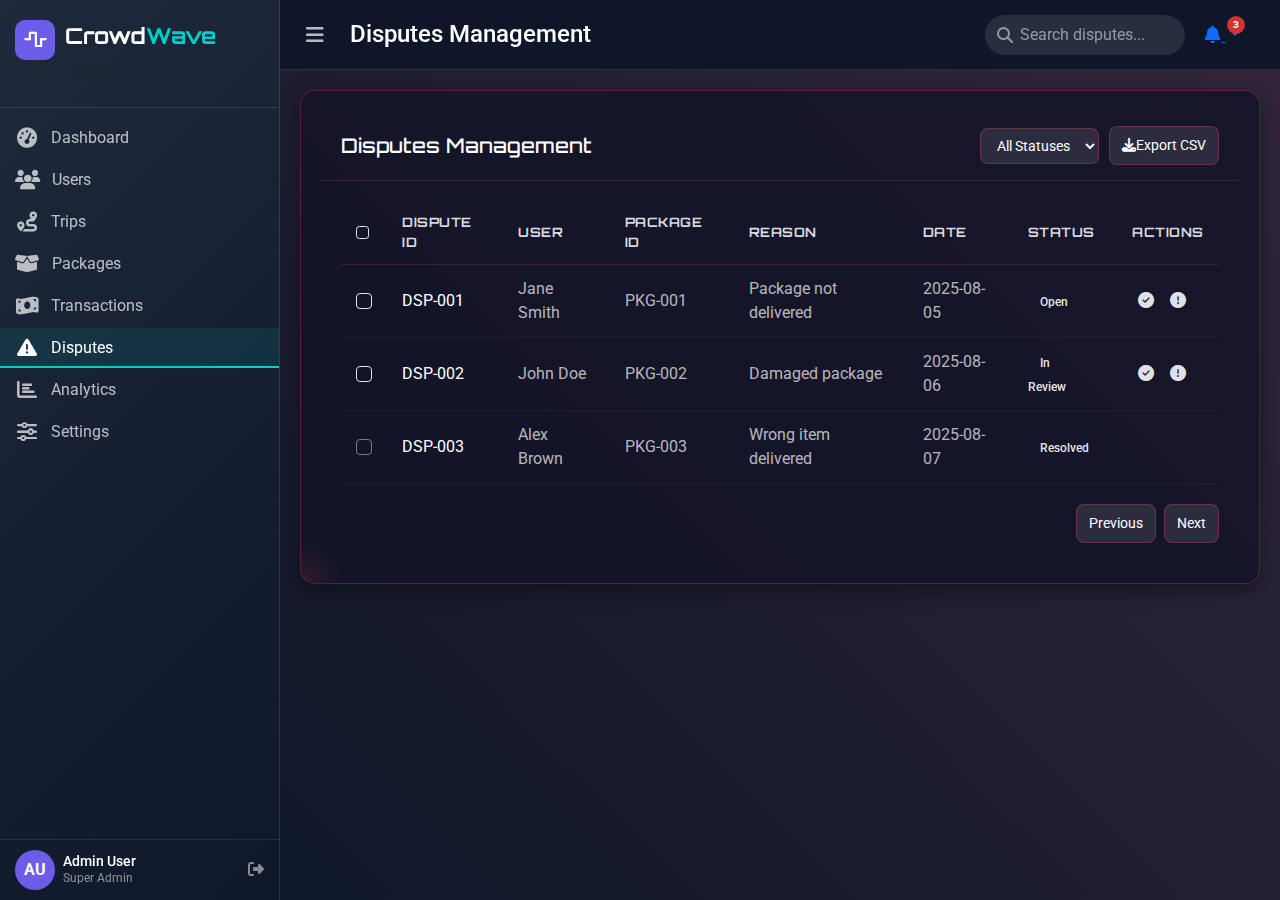
<file: disputes.html>
<!DOCTYPE html>
<html lang="en">
<head>
    <meta charset="UTF-8">
    <meta name="viewport" content="width=device-width, initial-scale=1.0">
    <title>CrowdWave | Disputes Management</title>
    <!-- Bootstrap 5 -->
    <link href="https://cdn.jsdelivr.net/npm/bootstrap@5.3.0/dist/css/bootstrap.min.css" rel="stylesheet">
    <!-- Font Awesome -->
    <link rel="stylesheet" href="https://cdnjs.cloudflare.com/ajax/libs/font-awesome/6.4.0/css/all.min.css">
    <!-- Google Fonts -->
    <link href="https://fonts.googleapis.com/css2?family=Orbitron:wght@400;500;700&family=Roboto:wght@300;400;500&display=swap" rel="stylesheet">
    <style>
        :root {
            --primary: #6c5ce7;
            --primary-dark: #5649c0;
            --secondary: #00cec9;
            --success: #00b894;
            --danger: #d63031;
            --warning: #fdcb6e;
            --info: #0984e3;
            --dark: #2d3436;
            --light: #f5f6fa;
            --gray: #636e72;
            --gray-light: #dfe6e9;
            --sidebar-width: 280px;
            --sidebar-collapsed: 80px;
            --topbar-height: 70px;
        }

        body {
            font-family: 'Roboto', sans-serif;
            background-color: #f8f9fa;
            color: #333;
            overflow-x: hidden;
        }

        .admin-body {
            display: flex;
            min-height: 100vh;
            background-color: #0f172a;
            color: #e2e8f0;
        }

        .admin-main {
            margin-left: var(--sidebar-width);
            width: calc(100% - var(--sidebar-width));
            transition: all 0.3s ease;
        }

        .admin-sidebar.collapsed + .admin-main {
            margin-left: var(--sidebar-collapsed);
            width: calc(100% - var(--sidebar-collapsed));
        }

        /* Sidebar Styles */
        .admin-sidebar {
            width: var(--sidebar-width);
            background: linear-gradient(135deg, #1e293b 0%, #0f172a 100%);
            border-right: 1px solid rgba(255, 255, 255, 0.1);
            position: fixed;
            top: 0;
            left: 0;
            min-height: 100vh;
            max-height: 100vh;
            z-index: 1000;
            display: flex;
            flex-direction: column;
            overflow: hidden;
        }

        .admin-sidebar.collapsed {
            width: var(--sidebar-collapsed);
        }

        .admin-sidebar.collapsed .logo-text,
        .admin-sidebar.collapsed .nav-link span,
        .admin-sidebar.collapsed .profile-info,
        .admin-sidebar.collapsed .sidebar-header p {
            display: none;
        }

        .sidebar-header {
            padding: 10px 15px;
            border-bottom: 1px solid rgba(255, 255, 255, 0.1);
            min-height: 40px;
            flex-shrink: 0;
            z-index: 1;
        }

        .logo-container {
            display: flex;
            align-items: center;
            padding-top: 10px;
            gap: 10px;
        }

        .logo-icon {
            min-width: 40px;
            height: 40px;
            background: var(--primary);
            border-radius: 10px;
            display: flex;
            align-items: center;
            justify-content: center;
            color: white;
            font-size: 18px;
            flex-shrink: 0;
        }

        .logo-text {
            font-family: 'Orbitron', sans-serif;
            font-weight: 700;
            font-size: 22px;
            color: white;
            transition: opacity 0.3s ease;
            white-space: nowrap;
        }

        .logo-text span {
            color: var(--secondary);
        }

        .sidebar-header p {
            font-size: 12px;
            letter-spacing: 1px;
            color: rgba(255, 255, 255, 0.5);
            text-transform: uppercase;
            margin-top: 3px;
            white-space: nowrap;
            transition: opacity 0.3s ease;
        }

        .nav {
            padding: 10px 0;
            flex-grow: 1;
            flex-shrink: 1;
            overflow-y: auto;
            display: flex;
            flex-direction: column;
            gap: 2px;
            scrollbar-width: thin;
            scrollbar-color: rgba(255, 255, 255, 0.1) transparent;
        }

        .nav-item {
            position: relative;
            min-height: 40px;
        }

        .nav-link {
            display: flex;
            align-items: center;
            padding: 8px 15px;
            color: rgba(255, 255, 255, 0.7);
            text-decoration: none;
            transition: all 0.3s ease;
            white-space: nowrap;
            position: relative;
            z-index: 1;
            width: 100%;
            height: 100%;
        }

        .nav-link i {
            font-size: 18px;
            min-width: 24px;
            text-align: center;
            margin-right: 12px;
            transition: margin 0.3s ease;
        }

        .nav::-webkit-scrollbar {
            width: 5px;
        }

        .nav::-webkit-scrollbar-track {
            background: transparent;
        }

        .nav::-webkit-scrollbar-thumb {
            background-color: rgba(255, 255, 255, 0.1);
            border-radius: 10px;
        }

        .admin-sidebar.collapsed .nav-link i {
            margin-right: 0;
        }

        .link-underline {
            position: absolute;
            bottom: 0;
            left: 0;
            width: 0;
            height: 2px;
            background: var(--secondary);
            transition: all 0.3s ease;
            z-index: 0;
        }

        .nav-item.active .link-underline {
            width: 100%;
        }

        .nav-item.active .nav-link {
            color: white;
            background: rgba(0, 206, 201, 0.1);
            z-index: 2;
        }

        .nav-link:hover {
            color: white;
            background: rgba(255, 255, 255, 0.05);
            z-index: 2;
        }

        .sidebar-footer {
            padding: 10px 15px;
            border-top: 1px solid rgba(255, 255, 255, 0.1);
            flex-shrink: 0;
            z-index: 1;
        }

        .user-profile {
            display: flex;
            align-items: center;
            gap: 8px;
        }

        .profile-img {
            width: 40px;
            height: 40px;
            border-radius: 50%;
            background: var(--primary);
            display: flex;
            align-items: center;
            justify-content: center;
            color: white;
            font-weight: bold;
            flex-shrink: 0;
        }

        .profile-info {
            flex-grow: 1;
            overflow: hidden;
            transition: opacity 0.3s ease;
        }

        .profile-info h6 {
            margin: 0;
            font-size: 14px;
            color: white;
            white-space: nowrap;
            overflow: hidden;
            text-overflow: ellipsis;
        }

        .profile-info small {
            font-size: 12px;
            color: rgba(255, 255, 255, 0.5);
            display: block;
            white-space: nowrap;
            overflow: hidden;
            text-overflow: ellipsis;
        }

        .logout-btn {
            color: rgba(255, 255, 255, 0.5);
            transition: all 0.3s ease;
            flex-shrink: 0;
            font-size: 16px;
        }

        .logout-btn:hover {
            color: white;
        }

        /* Top Bar Styles */
        .admin-topbar {
            height: var(--topbar-height);
            background: rgba(15, 23, 42, 0.8);
            backdrop-filter: blur(10px);
            border-bottom: 1px solid rgba(255, 255, 255, 0.1);
            padding: 0 20px;
            display: flex;
            align-items: center;
            justify-content: space-between;
            position: sticky;
            top: 0;
            z-index: 100;
        }

        .topbar-left {
            display: flex;
            align-items: center;
        }

        .sidebar-toggle {
            background: none;
            border: none;
            color: rgba(255, 255, 255, 0.7);
            font-size: 20px;
            margin-right: 20px;
            cursor: pointer;
            transition: all 0.3s ease;
        }

        .sidebar-toggle:hover {
            color: white;
        }

        .admin-topbar h4 {
            margin: 0;
            font-weight: 500;
            color: white;
        }

        .topbar-right {
            display: flex;
            align-items: center;
        }

        .search-box {
            position: relative;
            margin-right: 20px;
        }

        .search-box i {
            position: absolute;
            left: 12px;
            top: 50%;
            transform: translateY(-50%);
            color: rgba(255, 255, 255, 0.5);
        }

        .search-box input {
            background: rgba(255, 255, 255, 0.1);
            border: none;
            border-radius: 30px;
            padding: 8px 15px 8px 35px;
            color: white;
            width: 200px;
            transition: all 0.3s ease;
        }

        .search-box input:focus {
            outline: none;
            width: 250px;
            background: rgba(255, 255, 255, 0.15);
        }

        .search-box input::placeholder {
            color: rgba(255, 255, 255, 0.5);
        }

        .notifications {
            position: relative;
            margin-right: 20px;
            color: rgba(255, 255, 255, 0.7);
            font-size: 18px;
            cursor: pointer;
            transition: all 0.3s ease;
        }

        .notifications:hover {
            color: white;
        }

        .notifications .badge {
            position: absolute;
            top: -5px;
            right: -5px;
            background: var(--danger);
            color: white;
            font-size: 10px;
            width: 18px;
            height: 18px;
            border-radius: 50%;
            display: flex;
            align-items: center;
            justify-content: center;
        }

        /* Main Content Styles */
        .admin-content {
            padding: 20px;
            min-height: calc(100vh - var(--topbar-height));
            background: linear-gradient(45deg, rgba(15, 23, 42, 0.95) 0%, rgba(53, 39, 59, 0.9) 100%);
        }

        .dispute-card {
            background: rgba(20, 20, 40, 0.9);
            border: 1px solid rgba(239, 68, 68, 0.3);
            border-radius: 15px;
            padding: 20px;
            position: relative;
            overflow: hidden;
            transition: all 0.3s ease;
            box-shadow: 0 6px 20px rgba(0, 0, 0, 0.4);
        }

        .dispute-card:hover {
            transform: translateY(-5px);
            box-shadow: 0 10px 30px rgba(239, 68, 68, 0.2);
            border-color: rgba(239, 68, 68, 0.5);
        }

        .dispute-card::before {
            content: '';
            position: absolute;
            bottom: -40px;
            left: -40px;
            width: 80px;
            height: 80px;
            background: radial-gradient(circle, rgba(239, 68, 68, 0.3) 0%, transparent 70%);
            border-radius: 50%;
            opacity: 0.5;
        }

        .dispute-table th {
            font-family: 'Orbitron', sans-serif;
            font-size: 13px;
            letter-spacing: 0.5px;
            text-transform: uppercase;
            color: rgba(255, 255, 255, 0.85);
            padding: 12px 15px;
            border-bottom: 1px solid rgba(239, 68, 68, 0.2);
        }

        .dispute-table td {
            padding: 12px 15px;
            color: rgba(255, 255, 255, 0.9);
            vertical-align: middle;
            border-bottom: 1px solid rgba(255, 255, 255, 0.05);
        }

        .dispute-table tr:hover {
            background: rgba(239, 68, 68, 0.1);
        }

        .status-badge {
            padding: 6px 12px;
            border-radius: 20px;
            font-size: 12px;
            font-weight: 500;
        }

        .action-btn {
            background: none;
            border: none;
            color: inherit;
            cursor: pointer;
            transition: color 0.3s ease;
        }

        .action-btn:hover {
            color: white;
        }

        .filter-controls {
            display: flex;
            gap: 10px;
            flex-wrap: wrap;
            align-items: center;
        }

        .filter-controls select, .filter-controls button {
            background: rgba(255, 255, 255, 0.1);
            border: 1px solid rgba(239, 68, 68, 0.3);
            border-radius: 8px;
            padding: 8px 12px;
            color: white;
            font-size: 14px;
            transition: all 0.3s ease;
        }

        .filter-controls select:focus, .filter-controls button:hover {
            background: rgba(239, 68, 68, 0.2);
            border-color: var(--danger);
        }

        .pagination-controls {
            display: flex;
            justify-content: flex-end;
            gap: 8px;
            margin-top: 20px;
        }

        .pagination-controls button {
            background: rgba(255, 255, 255, 0.1);
            border: 1px solid rgba(239, 68, 68, 0.3);
            border-radius: 8px;
            padding: 8px 12px;
            color: white;
            font-size: 14px;
            transition: all 0.3s ease;
        }

        .pagination-controls button:hover, .pagination-controls button.active {
            background: var(--danger);
            border-color: var(--danger);
        }

        .modal-content {
            background: rgba(20, 20, 40, 0.95);
            border: 1px solid rgba(239, 68, 68, 0.4);
            border-radius: 12px;
            box-shadow: 0 8px 30px rgba(0, 0, 0, 0.4);
        }

        .modal-header, .modal-footer {
            border-color: rgba(239, 68, 68, 0.2);
        }

        .modal-title {
            font-family: 'Orbitron', sans-serif;
            color: white;
        }

        .modal-body label {
            color: rgba(255, 255, 255, 0.7);
            font-size: 14px;
        }

        .modal-body input, .modal-body select, .modal-body textarea {
            background: rgba(255, 255, 255, 0.1);
            border: 1px solid rgba(239, 68, 68, 0.3);
            color: white;
            border-radius: 8px;
            padding: 10px;
        }

        .modal-body input:focus, .modal-body select:focus, .modal-body textarea:focus {
            border-color: var(--danger);
            background: rgba(239, 68, 68, 0.1);
            outline: none;
        }

        /* Responsive Adjustments */
        @media (max-width: 992px) {
            .admin-sidebar {
                width: var(--sidebar-collapsed);
            }
            
            .admin-main {
                margin-left: var(--sidebar-collapsed);
                width: calc(100% - var(--sidebar-collapsed));
            }
            
            .logo-text,
            .nav-link span,
            .profile-info,
            .sidebar-header p {
                display: none;
            }
            
            .logo-container {
                justify-content: center;
            }
            
            .nav-link i {
                margin-right: 0;
            }
            
            .user-profile {
                justify-content: center;
            }
            
            .nav {
                gap: 8px;
            }
            
            .nav-item {
                min-height: 44px;
            }
            
            .nav-link {
                justify-content: center;
                padding: 8px;
            }
        }

        @media (min-width: 992px) {
            .admin-sidebar.collapsed {
                width: var(--sidebar-collapsed);
            }
            
            .admin-sidebar.collapsed .logo-text,
            .admin-sidebar.collapsed .nav-link span,
            .admin-sidebar.collapsed .profile-info,
            .admin-sidebar.collapsed .sidebar-header p {
                display: none;
            }
            
            .admin-sidebar.collapsed .logo-container {
                justify-content: center;
            }
            
            .admin-sidebar.collapsed .nav-link i {
                margin-right: 0;
            }
            
            .admin-sidebar.collapsed .user-profile {
                justify-content: center;
                padding: 8px 5px;
            }
            
            .nav-link i {
                font-size: 20px;
            }
        }

        @media (max-width: 768px) {
            .admin-topbar h4 {
                display: none;
            }
            
            .search-box input {
                width: 150px;
            }
            
            .search-box input:focus {
                width: 180px;
            }
            
            .filter-controls {
                flex-direction: column;
                align-items: stretch;
            }
        }
    </style>
</head>
<body class="admin-body">
    <!-- Sidebar -->
    <div class="admin-sidebar">
        <div class="sidebar-header">
            <div class="logo-container">
                <div class="logo-icon">
                    <i class="fas fa-wave-square"></i>
                </div>
                <h1 class="logo-text">Crowd<span>Wave</span></h1>
            </div>
            <p class="text-muted">ADMIN CONSOLE</p>
        </div>
        <ul class="nav flex-column">
            <li class="nav-item">
                <a class="nav-link" href="index.html">
                    <i class="fas fa-tachometer-alt"></i>
                    <span>Dashboard</span>
                    <div class="link-underline"></div>
                </a>
            </li>
            <li class="nav-item">
                <a class="nav-link" href="users.html">
                    <i class="fas fa-users"></i>
                    <span>Users</span>
                    <div class="link-underline"></div>
                </a>
            </li>
            <li class="nav-item">
                <a class="nav-link" href="trips.html">
                    <i class="fas fa-route"></i>
                    <span>Trips</span>
                    <div class="link-underline"></div>
                </a>
            </li>
            <li class="nav-item">
                <a class="nav-link" href="packages.html">
                    <i class="fas fa-box-open"></i>
                    <span>Packages</span>
                    <div class="link-underline"></div>
                </a>
            </li>
            <li class="nav-item">
                <a class="nav-link" href="transactions.html">
                    <i class="fas fa-money-bill-wave"></i>
                    <span>Transactions</span>
                    <div class="link-underline"></div>
                </a>
            </li>
            <li class="nav-item active">
                <a class="nav-link" href="disputes.html">
                    <i class="fas fa-exclamation-triangle"></i>
                    <span>Disputes</span>
                    <div class="link-underline"></div>
                </a>
            </li>
            <li class="nav-item">
                <a class="nav-link" href="analytics.html">
                    <i class="fas fa-chart-bar"></i>
                    <span>Analytics</span>
                    <div class="link-underline"></div>
                </a>
            </li>
            <li class="nav-item">
                <a class="nav-link" href="settings.html">
                    <i class="fas fa-sliders-h"></i>
                    <span>Settings</span>
                    <div class="link-underline"></div>
                </a>
            </li>
        </ul>
        <div class="sidebar-footer">
            <div class="user-profile">
                <div class="profile-img">
                    <span>AU</span>
                </div>
                <div class="profile-info">
                    <h6>Admin User</h6>
                    <small>Super Admin</small>
                </div>
                <a href="#" class="logout-btn">
                    <i class="fas fa-sign-out-alt"></i>
                </a>
            </div>
        </div>
    </div>

    <!-- Main Content -->
    <div class="admin-main">
        <!-- Top Bar -->
        <nav class="admin-topbar">
            <div class="topbar-left">
                <button class="sidebar-toggle">
                    <i class="fas fa-bars"></i>
                </button>
                <h4>Disputes Management</h4>
            </div>
            <div class="topbar-right">
                <div class="search-box">
                    <i class="fas fa-search"></i>
                    <input type="text" placeholder="Search disputes..." id="searchInput">
                </div>
                <!-- Replace the <div class="notifications"> in the <nav class="admin-topbar"> section of each page -->
<div class="notifications dropdown">
    <a href="#" class="dropdown-toggle" data-bs-toggle="dropdown" aria-expanded="false">
        <i class="fas fa-bell"></i>
        <span class="badge" id="notificationBadge">0</span>
    </a>
    <div class="dropdown-menu dropdown-menu-end notification-dropdown" style="
        background: rgba(10, 25, 47, 0.95);
        border: 1px solid rgba(108, 92, 231, 0.4);
        border-radius: 12px;
        box-shadow: 0 8px 30px rgba(0, 0, 0, 0.4);
        min-width: 300px;
        max-height: 400px;
        overflow-y: auto;
        scrollbar-width: thin;
        scrollbar-color: rgba(108, 92, 231, 0.5) transparent;
    ">
        <div class="dropdown-header" style="
            padding: 10px 15px;
            border-bottom: 1px solid rgba(108, 92, 231, 0.2);
            display: flex;
            justify-content: space-between;
            align-items: center;
            font-family: 'Orbitron', sans-serif;
            font-size: 14px;
            color: white;
        ">
            <span>Notifications</span>
            <button class="btn btn-sm bg-[rgba(255,255,255,0.1)] text-white hover:bg-[rgba(255,255,255,0.15)]" id="clearNotifications" style="
                border: 1px solid rgba(108, 92, 231, 0.3);
                border-radius: 8px;
                padding: 4px 10px;
            ">
                <i class="fas fa-trash mr-1"></i> Clear All
            </button>
        </div>
        <div id="notificationList" style="padding: 10px;">
            <!-- Notifications will be dynamically inserted here -->
        </div>
    </div>
</div>
            </div>
        </nav>

        <!-- Disputes Content -->
        <div class="admin-content">
            <div class="dispute-card">
                <div class="card-header d-flex justify-content-between align-items-center" style="border-bottom: 1px solid rgba(239, 68, 68, 0.2); padding: 15px 20px;">
                    <h5 style="margin: 0; font-family: 'Orbitron', sans-serif; color: white; font-weight: 500;">Disputes Management</h5>
                    <div class="filter-controls">
                        <select id="statusFilter">
                            <option value="All">All Statuses</option>
                            <option value="Open">Open</option>
                            <option value="In Review">In Review</option>
                            <option value="Resolved">Resolved</option>
                            <option value="Escalated">Escalated</option>
                        </select>
                        <button id="bulkResolve" style="display: none;"><i class="fas fa-check-circle mr-2"></i>Bulk Resolve</button>
                        <button id="exportCSV"><i class="fas fa-download mr-2"></i>Export CSV</button>
                    </div>
                </div>
                <div class="card-body" style="padding: 20px;">
                    <div class="table-responsive">
                        <table class="dispute-table w-100">
                            <thead>
                                <tr>
                                    <th><input type="checkbox" id="selectAll" class="form-check-input bg-transparent border-gray-500"></th>
                                    <th>Dispute ID</th>
                                    <th>User</th>
                                    <th>Package ID</th>
                                    <th>Reason</th>
                                    <th>Date</th>
                                    <th>Status</th>
                                    <th>Actions</th>
                                </tr>
                            </thead>
                            <tbody id="disputeTable"></tbody>
                        </table>
                    </div>
                    <div class="pagination-controls">
                        <button id="prevPage" disabled>Previous</button>
                        <button id="nextPage">Next</button>
                    </div>
                </div>
            </div>
        </div>

        <!-- View Dispute Modal -->
        <div class="modal fade" id="viewDisputeModal" tabindex="-1" aria-labelledby="viewDisputeModalLabel" aria-hidden="true">
            <div class="modal-dialog modal-lg modal-dialog-centered">
                <div class="modal-content">
                    <div class="modal-header">
                        <h5 class="modal-title" id="viewDisputeModalLabel">Dispute Details</h5>
                        <button type="button" class="btn-close btn-close-white" data-bs-dismiss="modal" aria-label="Close"></button>
                    </div>
                    <div class="modal-body">
                        <div class="mb-4">
                            <h6 id="viewDisputeId" style="color: white; margin: 0;"></h6>
                            <small id="viewDisputeUser" style="color: rgba(255,255,255,0.7);"></small>
                        </div>
                        <div class="row">
                            <div class="col-md-6 mb-3">
                                <label class="form-label">Package ID</label>
                                <input type="text" class="form-control" id="viewDisputePackageId" readonly>
                            </div>
                            <div class="col-md-6 mb-3">
                                <label class="form-label">Date</label>
                                <input type="text" class="form-control" id="viewDisputeDate" readonly>
                            </div>
                            <div class="col-md-12 mb-3">
                                <label class="form-label">Reason</label>
                                <textarea class="form-control" id="viewDisputeReason" readonly rows="3"></textarea>
                            </div>
                            <div class="col-md-6 mb-3">
                                <label class="form-label">Status</label>
                                <input type="text" class="form-control" id="viewDisputeStatus" readonly>
                            </div>
                            <div class="col-md-6 mb-3">
                                <label class="form-label">Last Updated</label>
                                <input type="text" class="form-control" id="viewDisputeUpdated" readonly>
                            </div>
                        </div>
                    </div>
                    <div class="modal-footer">
                        <button type="button" class="btn btn-sm bg-[rgba(255,255,255,0.1)] text-white hover:bg-[rgba(255,255,255,0.15)]" data-bs-dismiss="modal">Close</button>
                        <button type="button" class="btn btn-sm bg-[var(--success)] text-white hover:bg-[var(--success)]" id="resolveButton" onclick="resolveDispute()">Resolve</button>
                        <button type="button" class="btn btn-sm bg-[var(--warning)] text-white hover:bg-[var(--warning)]" id="escalateButton" onclick="escalateDispute()">Escalate</button>
                    </div>
                </div>
            </div>
        </div>

        <!-- Bulk Resolve Modal -->
        <div class="modal fade" id="bulkResolveModal" tabindex="-1" aria-labelledby="bulkResolveModalLabel" aria-hidden="true">
            <div class="modal-dialog modal-dialog-centered">
                <div class="modal-content">
                    <div class="modal-header">
                        <h5 class="modal-title" id="bulkResolveModalLabel">Bulk Resolve Disputes</h5>
                        <button type="button" class="btn-close btn-close-white" data-bs-dismiss="modal" aria-label="Close"></button>
                    </div>
                    <div class="modal-body">
                        <div class="mb-3">
                            <label for="bulkStatus" class="form-label">New Status</label>
                            <select class="form-select" id="bulkStatus">
                                <option value="Resolved">Resolved</option>
                                <option value="Escalated">Escalated</option>
                            </select>
                        </div>
                    </div>
                    <div class="modal-footer">
                        <button type="button" class="btn btn-sm bg-[rgba(255,255,255,0.1)] text-white hover:bg-[rgba(255,255,255,0.15)]" data-bs-dismiss="modal">Cancel</button>
                        <button type="button" class="btn btn-sm bg-[var(--primary)] text-white hover:bg-[var(--primary-dark)]" onclick="applyBulkStatus()">Apply</button>
                    </div>
                </div>
            </div>
        </div>
    </div>

    <!-- Bootstrap JS -->
    <script src="https://cdn.jsdelivr.net/npm/bootstrap@5.3.0/dist/js/bootstrap.bundle.min.js"></script>
    <!-- Custom JS -->
    <script>
        // Sidebar toggle functionality
        document.querySelector('.sidebar-toggle').addEventListener('click', function() {
            const sidebar = document.querySelector('.admin-sidebar');
            const mainContent = document.querySelector('.admin-main');
            
            sidebar.classList.toggle('collapsed');
            mainContent.classList.toggle('expanded');
            
            localStorage.setItem('sidebarCollapsed', sidebar.classList.contains('collapsed'));
        });

        // Check localStorage for saved state on page load
        document.addEventListener('DOMContentLoaded', function() {
            const isCollapsed = localStorage.getItem('sidebarCollapsed') === 'true';
            const sidebar = document.querySelector('.admin-sidebar');
            const mainContent = document.querySelector('.admin-main');
            
            if (isCollapsed) {
                sidebar.classList.add('collapsed');
                mainContent.classList.add('expanded');
            }

            // Sample dispute data
            const disputes = [
                { id: 'DSP-001', user: 'Jane Smith', packageId: 'PKG-001', reason: 'Package not delivered', date: '2025-08-05', status: 'Open', updated: '2025-08-05' },
                { id: 'DSP-002', user: 'John Doe', packageId: 'PKG-002', reason: 'Damaged package', date: '2025-08-06', status: 'In Review', updated: '2025-08-06' },
                { id: 'DSP-003', user: 'Alex Brown', packageId: 'PKG-003', reason: 'Wrong item delivered', date: '2025-08-07', status: 'Resolved', updated: '2025-08-07' },
                { id: 'DSP-004', user: 'Sarah Wilson', packageId: 'PKG-004', reason: 'Delayed delivery', date: '2025-08-06', status: 'Escalated', updated: '2025-08-07' },
                { id: 'DSP-005', user: 'Mike Johnson', packageId: 'PKG-005', reason: 'Lost package', date: '2025-08-07', status: 'Open', updated: '2025-08-07' },
            ];

            // Pagination state
            let currentPage = 1;
            const disputesPerPage = 3;

            // Filter and search functionality
            const statusFilter = document.getElementById('statusFilter');
            const searchInput = document.getElementById('searchInput');
            const disputeTable = document.getElementById('disputeTable');
            const prevPageBtn = document.getElementById('prevPage');
            const nextPageBtn = document.getElementById('nextPage');
            const selectAll = document.getElementById('selectAll');
            const bulkResolve = document.getElementById('bulkResolve');

            function renderDisputes(page) {
                const status = statusFilter.value;
                const search = searchInput.value.toLowerCase();
                const filteredDisputes = disputes.filter(dsp => 
                    (status === 'All' || dsp.status === status) &&
                    (dsp.id.toLowerCase().includes(search) || dsp.user.toLowerCase().includes(search) || dsp.packageId.toLowerCase().includes(search))
                );

                const start = (page - 1) * disputesPerPage;
                const end = start + disputesPerPage;
                const paginatedDisputes = filteredDisputes.slice(start, end);

                disputeTable.innerHTML = '';
                paginatedDisputes.forEach(dsp => {
                    const row = document.createElement('tr');
                    row.innerHTML = `
                        <td><input type="checkbox" class="form-check-input bg-transparent border-gray-500 dispute-checkbox" data-id="${dsp.id}" ${dsp.status === 'Resolved' ? 'disabled' : ''}></td>
                        <td><a href="#" class="text-white text-decoration-none" data-bs-toggle="modal" data-bs-target="#viewDisputeModal" onclick="viewDispute('${dsp.id}')">${dsp.id}</a></td>
                        <td style="color: rgba(255,255,255,0.7);">${dsp.user}</td>
                        <td style="color: rgba(255,255,255,0.7);">${dsp.packageId}</td>
                        <td style="color: rgba(255,255,255,0.7);">${dsp.reason}</td>
                        <td style="color: rgba(255,255,255,0.7);">${dsp.date}</td>
                        <td><span class="status-badge ${
                            dsp.status === 'Open' ? 'bg-[rgba(253,203,110,0.2)] text-[var(--warning)]' :
                            dsp.status === 'In Review' ? 'bg-[rgba(9,132,227,0.2)] text-[var(--info)]' :
                            dsp.status === 'Resolved' ? 'bg-[rgba(16,185,129,0.2)] text-[var(--success)]' :
                            'bg-[rgba(239,68,68,0.2)] text-[var(--danger)]'
                        }">${dsp.status}</span></td>
                        <td>
                            ${dsp.status !== 'Resolved' ? `
                                <button class="action-btn text-[var(--success)]" onclick="resolveDispute('${dsp.id}')"><i class="fas fa-check-circle"></i></button>
                                <button class="action-btn text-[var(--warning)]" onclick="escalateDispute('${dsp.id}')"><i class="fas fa-exclamation-circle"></i></button>
                            ` : ''}
                        </td>
                    `;
                    disputeTable.appendChild(row);
                });

                prevPageBtn.disabled = page === 1;
                nextPageBtn.disabled = end >= filteredDisputes.length;

                // Update bulk action buttons visibility
                updateBulkActions();
            }

            function updateBulkActions() {
                const checkboxes = document.querySelectorAll('.dispute-checkbox:checked');
                bulkResolve.style.display = checkboxes.length > 0 ? 'inline-block' : 'none';
            }

            function filterDisputes() {
                currentPage = 1;
                renderDisputes(currentPage);
            }

            statusFilter.addEventListener('change', filterDisputes);
            searchInput.addEventListener('input', filterDisputes);

            prevPageBtn.addEventListener('click', () => {
                if (currentPage > 1) {
                    currentPage--;
                    renderDisputes(currentPage);
                }
            });

            nextPageBtn.addEventListener('click', () => {
                currentPage++;
                renderDisputes(currentPage);
            });

            selectAll.addEventListener('change', function() {
                document.querySelectorAll('.dispute-checkbox:not(:disabled)').forEach(checkbox => {
                    checkbox.checked = this.checked;
                });
                updateBulkActions();
            });

            document.addEventListener('change', function(e) {
                if (e.target.classList.contains('dispute-checkbox')) {
                    updateBulkActions();
                }
            });

            bulkResolve.addEventListener('click', () => {
                bootstrap.Modal.getOrCreateInstance(document.getElementById('bulkResolveModal')).show();
            });

            document.getElementById('exportCSV').addEventListener('click', function() {
                const csv = ['Dispute ID,User,Package ID,Reason,Date,Status,Last Updated',
                    ...disputes.map(d => `${d.id},${d.user},${d.packageId},${d.reason.replace(/,/g, ';')},${d.date},${d.status},${d.updated}`)
                ].join('\n');
                const blob = new Blob([csv], { type: 'text/csv' });
                const url = window.URL.createObjectURL(blob);
                const a = document.createElement('a');
                a.href = url;
                a.download = 'disputes.csv';
                a.click();
                window.URL.revokeObjectURL(url);
            });

            window.viewDispute = function(id) {
                const dsp = disputes.find(d => d.id === id);
                if (dsp) {
                    document.getElementById('viewDisputeId').textContent = dsp.id;
                    document.getElementById('viewDisputeUser').textContent = dsp.user;
                    document.getElementById('viewDisputePackageId').value = dsp.packageId;
                    document.getElementById('viewDisputeReason').value = dsp.reason;
                    document.getElementById('viewDisputeDate').value = dsp.date;
                    document.getElementById('viewDisputeStatus').value = dsp.status;
                    document.getElementById('viewDisputeUpdated').value = dsp.updated;
                    document.getElementById('resolveButton').style.display = dsp.status === 'Resolved' ? 'none' : 'inline-block';
                    document.getElementById('escalateButton').style.display = dsp.status === 'Resolved' ? 'none' : 'inline-block';
                }
            };

            window.resolveDispute = function(id) {
                if (id) {
                    const dspIndex = disputes.findIndex(d => d.id === id);
                    if (dspIndex !== -1 && disputes[dspIndex].status !== 'Resolved') {
                        disputes[dspIndex].status = 'Resolved';
                        disputes[dspIndex].updated = new Date().toISOString().split('T')[0];
                        bootstrap.Modal.getInstance(document.getElementById('viewDisputeModal')).hide();
                        renderDisputes(currentPage);
                    }
                } else {
                    const id = document.getElementById('viewDisputeId').textContent;
                    const dspIndex = disputes.findIndex(d => d.id === id);
                    if (dspIndex !== -1 && disputes[dspIndex].status !== 'Resolved') {
                        disputes[dspIndex].status = 'Resolved';
                        disputes[dspIndex].updated = new Date().toISOString().split('T')[0];
                        bootstrap.Modal.getInstance(document.getElementById('viewDisputeModal')).hide();
                        renderDisputes(currentPage);
                    }
                }
            };

            window.escalateDispute = function(id) {
                if (id) {
                    const dspIndex = disputes.findIndex(d => d.id === id);
                    if (dspIndex !== -1 && disputes[dspIndex].status !== 'Resolved') {
                        disputes[dspIndex].status = 'Escalated';
                        disputes[dspIndex].updated = new Date().toISOString().split('T')[0];
                        bootstrap.Modal.getInstance(document.getElementById('viewDisputeModal')).hide();
                        renderDisputes(currentPage);
                    }
                } else {
                    const id = document.getElementById('viewDisputeId').textContent;
                    const dspIndex = disputes.findIndex(d => d.id === id);
                    if (dspIndex !== -1 && disputes[dspIndex].status !== 'Resolved') {
                        disputes[dspIndex].status = 'Escalated';
                        disputes[dspIndex].updated = new Date().toISOString().split('T')[0];
                        bootstrap.Modal.getInstance(document.getElementById('viewDisputeModal')).hide();
                        renderDisputes(currentPage);
                    }
                }
            };

            window.applyBulkStatus = function() {
                const newStatus = document.getElementById('bulkStatus').value;
                const selectedIds = Array.from(document.querySelectorAll('.dispute-checkbox:checked')).map(cb => cb.dataset.id);
                selectedIds.forEach(id => {
                    const dspIndex = disputes.findIndex(d => d.id === id);
                    if (dspIndex !== -1 && disputes[dspIndex].status !== 'Resolved') {
                        disputes[dspIndex].status = newStatus;
                        disputes[dspIndex].updated = new Date().toISOString().split('T')[0];
                    }
                });
                renderDisputes(currentPage);
                bootstrap.Modal.getInstance(document.getElementById('bulkResolveModal')).hide();
                selectAll.checked = false;
            };

            // Initial render
            renderDisputes(currentPage);
        });
        document.addEventListener('DOMContentLoaded', function() {
    // Sample notification data (can be replaced with API calls in a real implementation)
    const initialNotifications = [
        { id: 1, message: 'New dispute (DSP-001) raised by Jane Smith.', time: '2025-08-07 10:00', read: false, link: 'disputes.html' },
        { id: 2, message: 'User John Doe registered.', time: '2025-08-07 09:30', read: false, link: 'users.html' },
        { id: 3, message: 'Trip TRP-001 completed successfully.', time: '2025-08-07 08:45', read: false, link: 'trips.html' }
    ];

    // Load notifications from localStorage or use initial data
    let notifications = JSON.parse(localStorage.getItem('notifications')) || initialNotifications;

    // Notification elements
    const notificationBadge = document.getElementById('notificationBadge');
    const notificationList = document.getElementById('notificationList');
    const clearNotifications = document.getElementById('clearNotifications');

    // Function to render notifications
    function renderNotifications() {
        const unreadCount = notifications.filter(n => !n.read).length;
        notificationBadge.textContent = unreadCount;
        notificationBadge.style.display = unreadCount > 0 ? 'flex' : 'none';

        notificationList.innerHTML = notifications.length === 0
            ? '<div style="padding: 10px; text-align: center; color: rgba(255,255,255,0.7);">No notifications</div>'
            : notifications.map(n => `
                <div class="dropdown-item notification-item ${n.read ? 'read' : ''}" style="
                    padding: 10px 15px;
                    border-bottom: 1px solid rgba(108, 92, 231, 0.1);
                    display: flex;
                    justify-content: space-between;
                    align-items: center;
                    color: ${n.read ? 'rgba(255,255,255,0.5)' : 'white'};
                    background: ${n.read ? 'transparent' : 'rgba(108, 92, 231, 0.1)'};
                    transition: background 0.3s ease;
                ">
                    <a href="${n.link}" style="text-decoration: none; color: inherit; flex-grow: 1;">
                        <div>${n.message}</div>
                        <small style="color: rgba(255,255,255,0.5);">${n.time}</small>
                    </a>
                    <button class="btn btn-sm mark-read-btn" data-id="${n.id}" style="
                        background: none;
                        border: none;
                        color: rgba(255,255,255,0.7);
                        font-size: 12px;
                    ">
                        <i class="fas fa-check-circle"></i>
                    </button>
                </div>
            `).join('');

        // Add event listeners for mark read buttons
        document.querySelectorAll('.mark-read-btn').forEach(btn => {
            btn.addEventListener('click', function() {
                const id = parseInt(this.dataset.id);
                const notification = notifications.find(n => n.id === id);
                if (notification) {
                    notification.read = true;
                    localStorage.setItem('notifications', JSON.stringify(notifications));
                    renderNotifications();
                }
            });
        });
    }

    // Clear all notifications
    clearNotifications.addEventListener('click', function() {
        notifications = [];
        localStorage.setItem('notifications', JSON.stringify(notifications));
        renderNotifications();
    });

    // Initial render
    renderNotifications();

    // Simulate new notifications (for demo purposes)
    setInterval(() => {
        const newId = notifications.length ? Math.max(...notifications.map(n => n.id)) + 1 : 1;
        const newNotification = {
            id: newId,
            message: `New event ${newId} occurred.`,
            time: new Date().toISOString().slice(0, 16).replace('T', ' '),
            read: false,
            link: 'index.html'
        };
        notifications.unshift(newNotification);
        localStorage.setItem('notifications', JSON.stringify(notifications));
        renderNotifications();
    }, 60000); // Add a new notification every 60 seconds (for demo)
});
    </script>
</body>
</html>
</file>
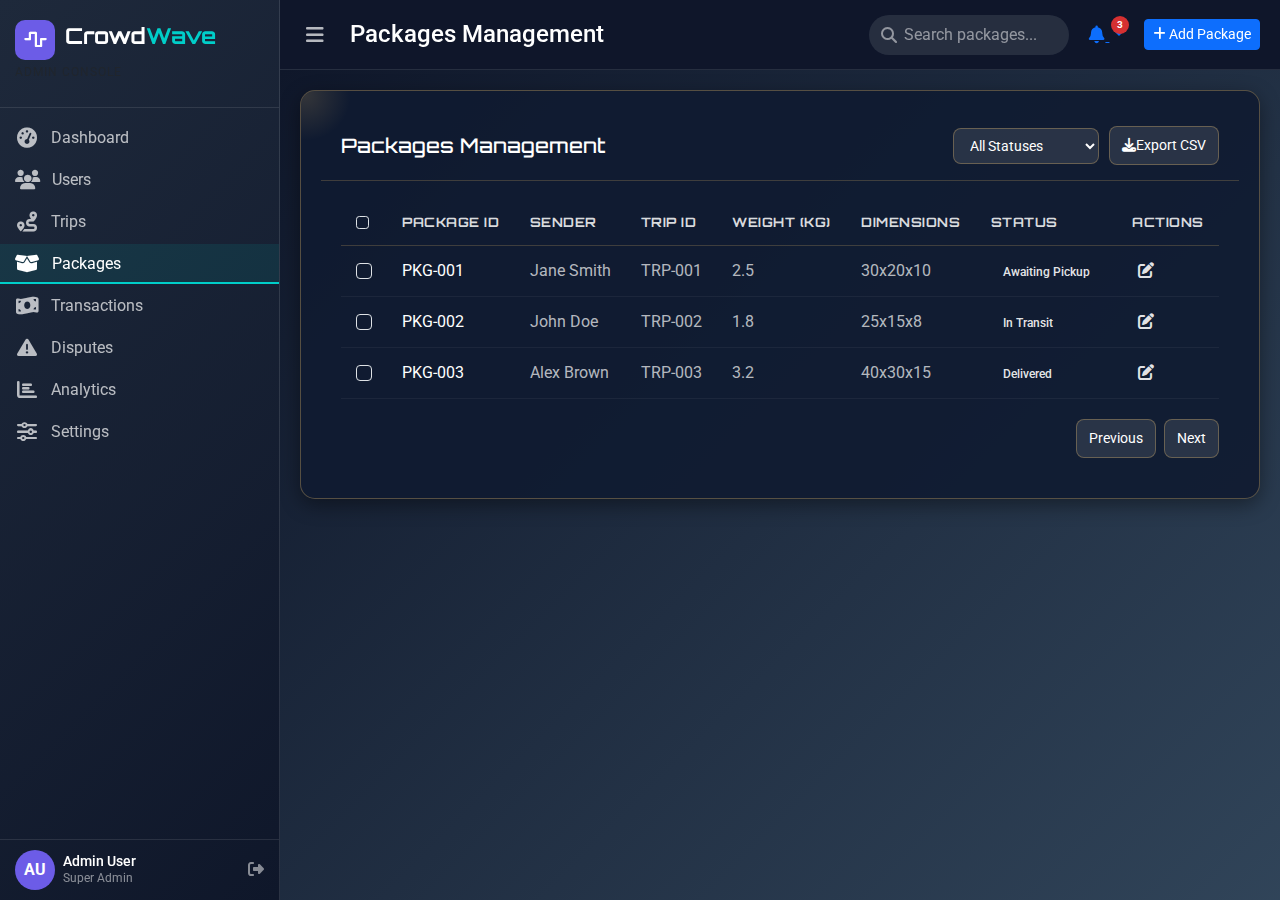
<file: packages.html>
<!DOCTYPE html>
<html lang="en">
<head>
    <meta charset="UTF-8">
    <meta name="viewport" content="width=device-width, initial-scale=1.0">
    <title>CrowdWave | Packages Management</title>
    <!-- Bootstrap 5 -->
    <link href="https://cdn.jsdelivr.net/npm/bootstrap@5.3.0/dist/css/bootstrap.min.css" rel="stylesheet">
    <!-- Font Awesome -->
    <link rel="stylesheet" href="https://cdnjs.cloudflare.com/ajax/libs/font-awesome/6.4.0/css/all.min.css">
    <!-- Google Fonts -->
    <link href="https://fonts.googleapis.com/css2?family=Orbitron:wght@400;500;700&family=Roboto:wght@300;400;500&display=swap" rel="stylesheet">
    <style>
        :root {
            --primary: #6c5ce7;
            --primary-dark: #5649c0;
            --secondary: #00cec9;
            --success: #00b894;
            --danger: #d63031;
            --warning: #fdcb6e;
            --info: #0984e3;
            --dark: #2d3436;
            --light: #f5f6fa;
            --gray: #636e72;
            --gray-light: #dfe6e9;
            --sidebar-width: 280px;
            --sidebar-collapsed: 80px;
            --topbar-height: 70px;
        }

        body {
            font-family: 'Roboto', sans-serif;
            background-color: #f8f9fa;
            color: #333;
            overflow-x: hidden;
        }

        .admin-body {
            display: flex;
            min-height: 100vh;
            background-color: #0f172a;
            color: #e2e8f0;
        }

        .admin-main {
            margin-left: var(--sidebar-width);
            width: calc(100% - var(--sidebar-width));
            transition: all 0.3s ease;
        }

        .admin-sidebar.collapsed + .admin-main {
            margin-left: var(--sidebar-collapsed);
            width: calc(100% - var(--sidebar-collapsed));
        }

        /* Sidebar Styles */
        .admin-sidebar {
            width: var(--sidebar-width);
            background: linear-gradient(135deg, #1e293b 0%, #0f172a 100%);
            border-right: 1px solid rgba(255, 255, 255, 0.1);
            position: fixed;
            top: 0;
            left: 0;
            min-height: 100vh;
            max-height: 100vh;
            z-index: 1000;
            display: flex;
            flex-direction: column;
            overflow: hidden;
        }

        .admin-sidebar.collapsed {
            width: var(--sidebar-collapsed);
        }

        .admin-sidebar.collapsed .logo-text,
        .admin-sidebar.collapsed .nav-link span,
        .admin-sidebar.collapsed .profile-info,
        .admin-sidebar.collapsed .sidebar-header p {
            display: none;
        }

        .sidebar-header {
            padding: 10px 15px;
            border-bottom: 1px solid rgba(255, 255, 255, 0.1);
            min-height: 40px;
            flex-shrink: 0;
            z-index: 1;
        }

        .logo-container {
            display: flex;
            align-items: center;
            padding-top: 10px;
            gap: 10px;
        }

        .logo-icon {
            min-width: 40px;
            height: 40px;
            background: var(--primary);
            border-radius: 10px;
            display: flex;
            align-items: center;
            justify-content: center;
            color: white;
            font-size: 18px;
            flex-shrink: 0;
        }

        .logo-text {
            font-family: 'Orbitron', sans-serif;
            font-weight: 700;
            font-size: 22px;
            color: white;
            transition: opacity 0.3s ease;
            white-space: nowrap;
        }

        .logo-text span {
            color: var(--secondary);
        }

        .sidebar-header p {
            font-size: 12px;
            letter-spacing: 1px;
            color: rgba(255, 255, 255, 0.5);
            text-transform: uppercase;
            margin-top: 3px;
            white-space: nowrap;
            transition: opacity 0.3s ease;
        }

        .nav {
            padding: 10px 0;
            flex-grow: 1;
            flex-shrink: 1;
            overflow-y: auto;
            display: flex;
            flex-direction: column;
            gap: 2px;
            scrollbar-width: thin;
            scrollbar-color: rgba(255, 255, 255, 0.1) transparent;
        }

        .nav-item {
            position: relative;
            min-height: 40px;
        }

        .nav-link {
            display: flex;
            align-items: center;
            padding: 8px 15px;
            color: rgba(255, 255, 255, 0.7);
            text-decoration: none;
            transition: all 0.3s ease;
            white-space: nowrap;
            position: relative;
            z-index: 1;
            width: 100%;
            height: 100%;
        }

        .nav-link i {
            font-size: 18px;
            min-width: 24px;
            text-align: center;
            margin-right: 12px;
            transition: margin 0.3s ease;
        }

        .nav::-webkit-scrollbar {
            width: 5px;
        }

        .nav::-webkit-scrollbar-track {
            background: transparent;
        }

        .nav::-webkit-scrollbar-thumb {
            background-color: rgba(255, 255, 255, 0.1);
            border-radius: 10px;
        }

        .admin-sidebar.collapsed .nav-link i {
            margin-right: 0;
        }

        .link-underline {
            position: absolute;
            bottom: 0;
            left: 0;
            width: 0;
            height: 2px;
            background: var(--secondary);
            transition: all 0.3s ease;
            z-index: 0;
        }

        .nav-item.active .link-underline {
            width: 100%;
        }

        .nav-item.active .nav-link {
            color: white;
            background: rgba(0, 206, 201, 0.1);
            z-index: 2;
        }

        .nav-link:hover {
            color: white;
            background: rgba(255, 255, 255, 0.05);
            z-index: 2;
        }

        .sidebar-footer {
            padding: 10px 15px;
            border-top: 1px solid rgba(255, 255, 255, 0.1);
            flex-shrink: 0;
            z-index: 1;
        }

        .user-profile {
            display: flex;
            align-items: center;
            gap: 8px;
        }

        .profile-img {
            width: 40px;
            height: 40px;
            border-radius: 50%;
            background: var(--primary);
            display: flex;
            align-items: center;
            justify-content: center;
            color: white;
            font-weight: bold;
            flex-shrink: 0;
        }

        .profile-info {
            flex-grow: 1;
            overflow: hidden;
            transition: opacity 0.3s ease;
        }

        .profile-info h6 {
            margin: 0;
            font-size: 14px;
            color: white;
            white-space: nowrap;
            overflow: hidden;
            text-overflow: ellipsis;
        }

        .profile-info small {
            font-size: 12px;
            color: rgba(255, 255, 255, 0.5);
            display: block;
            white-space: nowrap;
            overflow: hidden;
            text-overflow: ellipsis;
        }

        .logout-btn {
            color: rgba(255, 255, 255, 0.5);
            transition: all 0.3s ease;
            flex-shrink: 0;
            font-size: 16px;
        }

        .logout-btn:hover {
            color: white;
        }

        /* Top Bar Styles */
        .admin-topbar {
            height: var(--topbar-height);
            background: rgba(15, 23, 42, 0.8);
            backdrop-filter: blur(10px);
            border-bottom: 1px solid rgba(255, 255, 255, 0.1);
            padding: 0 20px;
            display: flex;
            align-items: center;
            justify-content: space-between;
            position: sticky;
            top: 0;
            z-index: 100;
        }

        .topbar-left {
            display: flex;
            align-items: center;
        }

        .sidebar-toggle {
            background: none;
            border: none;
            color: rgba(255, 255, 255, 0.7);
            font-size: 20px;
            margin-right: 20px;
            cursor: pointer;
            transition: all 0.3s ease;
        }

        .sidebar-toggle:hover {
            color: white;
        }

        .admin-topbar h4 {
            margin: 0;
            font-weight: 500;
            color: white;
        }

        .topbar-right {
            display: flex;
            align-items: center;
        }

        .search-box {
            position: relative;
            margin-right: 20px;
        }

        .search-box i {
            position: absolute;
            left: 12px;
            top: 50%;
            transform: translateY(-50%);
            color: rgba(255, 255, 255, 0.5);
        }

        .search-box input {
            background: rgba(255, 255, 255, 0.1);
            border: none;
            border-radius: 30px;
            padding: 8px 15px 8px 35px;
            color: white;
            width: 200px;
            transition: all 0.3s ease;
        }

        .search-box input:focus {
            outline: none;
            width: 250px;
            background: rgba(255, 255, 255, 0.15);
        }

        .search-box input::placeholder {
            color: rgba(255, 255, 255, 0.5);
        }

        .notifications {
            position: relative;
            margin-right: 20px;
            color: rgba(255, 255, 255, 0.7);
            font-size: 18px;
            cursor: pointer;
            transition: all 0.3s ease;
        }

        .notifications:hover {
            color: white;
        }

        .notifications .badge {
            position: absolute;
            top: -5px;
            right: -5px;
            background: var(--danger);
            color: white;
            font-size: 10px;
            width: 18px;
            height: 18px;
            border-radius: 50%;
            display: flex;
            align-items: center;
            justify-content: center;
        }

        /* Main Content Styles */
        .admin-content {
            padding: 20px;
            min-height: calc(100vh - var(--topbar-height));
            background: linear-gradient(135deg, rgba(15, 23, 42, 0.95) 0%, rgba(52, 73, 94, 0.9) 100%);
        }

        .package-card {
            background: rgba(15, 27, 49, 0.9);
            border: 1px solid rgba(253, 203, 110, 0.3);
            border-radius: 15px;
            padding: 20px;
            position: relative;
            overflow: hidden;
            transition: all 0.3s ease;
            box-shadow: 0 6px 20px rgba(0, 0, 0, 0.4);
        }

        .package-card:hover {
            transform: translateY(-5px);
            box-shadow: 0 10px 30px rgba(253, 203, 110, 0.2);
            border-color: rgba(253, 203, 110, 0.5);
        }

        .package-card::before {
            content: '';
            position: absolute;
            top: -40px;
            left: -40px;
            width: 90px;
            height: 90px;
            background: radial-gradient(circle, rgba(253, 203, 110, 0.3) 0%, transparent 70%);
            border-radius: 50%;
            opacity: 0.5;
        }

        .package-table th {
            font-family: 'Orbitron', sans-serif;
            font-size: 13px;
            letter-spacing: 0.5px;
            text-transform: uppercase;
            color: rgba(255, 255, 255, 0.85);
            padding: 12px 15px;
            border-bottom: 1px solid rgba(253, 203, 110, 0.2);
        }

        .package-table td {
            padding: 12px 15px;
            color: rgba(255, 255, 255, 0.9);
            vertical-align: middle;
            border-bottom: 1px solid rgba(255, 255, 255, 0.05);
        }

        .package-table tr:hover {
            background: rgba(253, 203, 110, 0.1);
        }

        .status-badge {
            padding: 6px 12px;
            border-radius: 20px;
            font-size: 12px;
            font-weight: 500;
        }

        .action-btn {
            background: none;
            border: none;
            color: inherit;
            cursor: pointer;
            transition: color 0.3s ease;
        }

        .action-btn:hover {
            color: white;
        }

        .filter-controls {
            display: flex;
            gap: 10px;
            flex-wrap: wrap;
            align-items: center;
        }

        .filter-controls select, .filter-controls button {
            background: rgba(255, 255, 255, 0.1);
            border: 1px solid rgba(253, 203, 110, 0.3);
            border-radius: 8px;
            padding: 8px 12px;
            color: white;
            font-size: 14px;
            transition: all 0.3s ease;
        }

        .filter-controls select:focus, .filter-controls button:hover {
            background: rgba(253, 203, 110, 0.2);
            border-color: var(--warning);
        }

        .pagination-controls {
            display: flex;
            justify-content: flex-end;
            gap: 8px;
            margin-top: 20px;
        }

        .pagination-controls button {
            background: rgba(255, 255, 255, 0.1);
            border: 1px solid rgba(253, 203, 110, 0.3);
            border-radius: 8px;
            padding: 8px 12px;
            color: white;
            font-size: 14px;
            transition: all 0.3s ease;
        }

        .pagination-controls button:hover, .pagination-controls button.active {
            background: var(--warning);
            border-color: var(--warning);
        }

        .modal-content {
            background: rgba(15, 27, 49, 0.95);
            border: 1px solid rgba(253, 203, 110, 0.4);
            border-radius: 12px;
            box-shadow: 0 8px 30px rgba(0, 0, 0, 0.4);
        }

        .modal-header, .modal-footer {
            border-color: rgba(253, 203, 110, 0.2);
        }

        .modal-title {
            font-family: 'Orbitron', sans-serif;
            color: white;
        }

        .modal-body label {
            color: rgba(255, 255, 255, 0.7);
            font-size: 14px;
        }

        .modal-body input, .modal-body select {
            background: rgba(255, 255, 255, 0.1);
            border: 1px solid rgba(253, 203, 110, 0.3);
            color: white;
            border-radius: 8px;
            padding: 10px;
        }

        .modal-body input:focus, .modal-body select:focus {
            border-color: var(--warning);
            background: rgba(253, 203, 110, 0.1);
            outline: none;
        }

        /* Responsive Adjustments */
        @media (max-width: 992px) {
            .admin-sidebar {
                width: var(--sidebar-collapsed);
            }
            
            .admin-main {
                margin-left: var(--sidebar-collapsed);
                width: calc(100% - var(--sidebar-collapsed));
            }
            
            .logo-text,
            .nav-link span,
            .profile-info,
            .sidebar-header p {
                display: none;
            }
            
            .logo-container {
                justify-content: center;
            }
            
            .nav-link i {
                margin-right: 0;
            }
            
            .user-profile {
                justify-content: center;
            }
            
            .nav {
                gap: 8px;
            }
            
            .nav-item {
                min-height: 44px;
            }
            
            .nav-link {
                justify-content: center;
                padding: 8px;
            }
        }

        @media (min-width: 992px) {
            .admin-sidebar.collapsed {
                width: var(--sidebar-collapsed);
            }
            
            .admin-sidebar.collapsed .logo-text,
            .admin-sidebar.collapsed .nav-link span,
            .admin-sidebar.collapsed .profile-info,
            .admin-sidebar.collapsed .sidebar-header p {
                display: none;
            }
            
            .admin-sidebar.collapsed .logo-container {
                justify-content: center;
            }
            
            .admin-sidebar.collapsed .nav-link i {
                margin-right: 0;
            }
            
            .admin-sidebar.collapsed .user-profile {
                justify-content: center;
                padding: 8px 5px;
            }
            
            .nav-link i {
                font-size: 20px;
            }
        }

        @media (max-width: 768px) {
            .admin-topbar h4 {
                display: none;
            }
            
            .search-box input {
                width: 150px;
            }
            
            .search-box input:focus {
                width: 180px;
            }
            
            .filter-controls {
                flex-direction: column;
                align-items: stretch;
            }
        }
    </style>
</head>
<body class="admin-body">
    <!-- Sidebar -->
    <div class="admin-sidebar">
        <div class="sidebar-header">
            <div class="logo-container">
                <div class="logo-icon">
                    <i class="fas fa-wave-square"></i>
                </div>
                <h1 class="logo-text">Crowd<span>Wave</span></h1>
            </div>
            <p class="text-muted">ADMIN CONSOLE</p>
        </div>
        <ul class="nav flex-column">
            <li class="nav-item">
                <a class="nav-link" href="index.html">
                    <i class="fas fa-tachometer-alt"></i>
                    <span>Dashboard</span>
                    <div class="link-underline"></div>
                </a>
            </li>
            <li class="nav-item">
                <a class="nav-link" href="users.html">
                    <i class="fas fa-users"></i>
                    <span>Users</span>
                    <div class="link-underline"></div>
                </a>
            </li>
            <li class="nav-item">
                <a class="nav-link" href="trips.html">
                    <i class="fas fa-route"></i>
                    <span>Trips</span>
                    <div class="link-underline"></div>
                </a>
            </li>
            <li class="nav-item active">
                <a class="nav-link" href="packages.html">
                    <i class="fas fa-box-open"></i>
                    <span>Packages</span>
                    <div class="link-underline"></div>
                </a>
            </li>
            <li class="nav-item">
                <a class="nav-link" href="transactions.html">
                    <i class="fas fa-money-bill-wave"></i>
                    <span>Transactions</span>
                    <div class="link-underline"></div>
                </a>
            </li>
            <li class="nav-item">
                <a class="nav-link" href="disputes.html">
                    <i class="fas fa-exclamation-triangle"></i>
                    <span>Disputes</span>
                    <div class="link-underline"></div>
                </a>
            </li>
            <li class="nav-item">
                <a class="nav-link" href="analytics.html">
                    <i class="fas fa-chart-bar"></i>
                    <span>Analytics</span>
                    <div class="link-underline"></div>
                </a>
            </li>
            <li class="nav-item">
                <a class="nav-link" href="settings.html">
                    <i class="fas fa-sliders-h"></i>
                    <span>Settings</span>
                    <div class="link-underline"></div>
                </a>
            </li>
        </ul>
        <div class="sidebar-footer">
            <div class="user-profile">
                <div class="profile-img">
                    <span>AU</span>
                </div>
                <div class="profile-info">
                    <h6>Admin User</h6>
                    <small>Super Admin</small>
                </div>
                <a href="#" class="logout-btn">
                    <i class="fas fa-sign-out-alt"></i>
                </a>
            </div>
        </div>
    </div>

    <!-- Main Content -->
    <div class="admin-main">
        <!-- Top Bar -->
        <nav class="admin-topbar">
            <div class="topbar-left">
                <button class="sidebar-toggle">
                    <i class="fas fa-bars"></i>
                </button>
                <h4>Packages Management</h4>
            </div>
            <div class="topbar-right">
                <div class="search-box">
                    <i class="fas fa-search"></i>
                    <input type="text" placeholder="Search packages..." id="searchInput">
                </div>
                <!-- Replace the <div class="notifications"> in the <nav class="admin-topbar"> section of each page -->
<div class="notifications dropdown">
    <a href="#" class="dropdown-toggle" data-bs-toggle="dropdown" aria-expanded="false">
        <i class="fas fa-bell"></i>
        <span class="badge" id="notificationBadge">0</span>
    </a>
    <div class="dropdown-menu dropdown-menu-end notification-dropdown" style="
        background: rgba(10, 25, 47, 0.95);
        border: 1px solid rgba(108, 92, 231, 0.4);
        border-radius: 12px;
        box-shadow: 0 8px 30px rgba(0, 0, 0, 0.4);
        min-width: 300px;
        max-height: 400px;
        overflow-y: auto;
        scrollbar-width: thin;
        scrollbar-color: rgba(108, 92, 231, 0.5) transparent;
    ">
        <div class="dropdown-header" style="
            padding: 10px 15px;
            border-bottom: 1px solid rgba(108, 92, 231, 0.2);
            display: flex;
            justify-content: space-between;
            align-items: center;
            font-family: 'Orbitron', sans-serif;
            font-size: 14px;
            color: white;
        ">
            <span>Notifications</span>
            <button class="btn btn-sm bg-[rgba(255,255,255,0.1)] text-white hover:bg-[rgba(255,255,255,0.15)]" id="clearNotifications" style="
                border: 1px solid rgba(108, 92, 231, 0.3);
                border-radius: 8px;
                padding: 4px 10px;
            ">
                <i class="fas fa-trash mr-1"></i> Clear All
            </button>
        </div>
        <div id="notificationList" style="padding: 10px;">
            <!-- Notifications will be dynamically inserted here -->
        </div>
    </div>
</div>
                <div class="quick-actions">
                    <button class="btn btn-sm btn-primary" data-bs-toggle="modal" data-bs-target="#addPackageModal">
                        <i class="fas fa-plus"></i> Add Package
                    </button>
                </div>
            </div>
        </nav>

        <!-- Packages Content -->
        <div class="admin-content">
            <div class="package-card">
                <div class="card-header d-flex justify-content-between align-items-center" style="border-bottom: 1px solid rgba(253, 203, 110, 0.2); padding: 15px 20px;">
                    <h5 style="margin: 0; font-family: 'Orbitron', sans-serif; color: white; font-weight: 500;">Packages Management</h5>
                    <div class="filter-controls">
                        <select id="statusFilter">
                            <option value="All">All Statuses</option>
                            <option value="Awaiting Pickup">Awaiting Pickup</option>
                            <option value="In Transit">In Transit</option>
                            <option value="Delivered">Delivered</option>
                            <option value="Cancelled">Cancelled</option>
                        </select>
                        <button id="bulkUpdateStatus" style="display: none;"><i class="fas fa-sync-alt mr-2"></i>Bulk Update Status</button>
                        <button id="exportCSV"><i class="fas fa-download mr-2"></i>Export CSV</button>
                    </div>
                </div>
                <div class="card-body" style="padding: 20px;">
                    <div class="table-responsive">
                        <table class="package-table w-100">
                            <thead>
                                <tr>
                                    <th><input type="checkbox" id="selectAll" class="form-check-input bg-transparent border-gray-500"></th>
                                    <th>Package ID</th>
                                    <th>Sender</th>
                                    <th>Trip ID</th>
                                    <th>Weight (kg)</th>
                                    <th>Dimensions</th>
                                    <th>Status</th>
                                    <th>Actions</th>
                                </tr>
                            </thead>
                            <tbody id="packageTable"></tbody>
                        </table>
                    </div>
                    <div class="pagination-controls">
                        <button id="prevPage" disabled>Previous</button>
                        <button id="nextPage">Next</button>
                    </div>
                </div>
            </div>
        </div>

        <!-- View Package Modal -->
        <div class="modal fade" id="viewPackageModal" tabindex="-1" aria-labelledby="viewPackageModalLabel" aria-hidden="true">
            <div class="modal-dialog modal-lg modal-dialog-centered">
                <div class="modal-content">
                    <div class="modal-header">
                        <h5 class="modal-title" id="viewPackageModalLabel">Package Details</h5>
                        <button type="button" class="btn-close btn-close-white" data-bs-dismiss="modal" aria-label="Close"></button>
                    </div>
                    <div class="modal-body">
                        <div class="mb-4">
                            <h6 id="viewPackageId" style="color: white; margin: 0;"></h6>
                            <small id="viewPackageSender" style="color: rgba(255,255,255,0.7);"></small>
                        </div>
                        <div class="row">
                            <div class="col-md-6 mb-3">
                                <label class="form-label">Trip ID</label>
                                <input type="text" class="form-control" id="viewPackageTripId" readonly>
                            </div>
                            <div class="col-md-6 mb-3">
                                <label class="form-label">Weight (kg)</label>
                                <input type="text" class="form-control" id="viewPackageWeight" readonly>
                            </div>
                            <div class="col-md-6 mb-3">
                                <label class="form-label">Dimensions (cm)</label>
                                <input type="text" class="form-control" id="viewPackageDimensions" readonly>
                            </div>
                            <div class="col-md-6 mb-3">
                                <label class="form-label">Status</label>
                                <input type="text" class="form-control" id="viewPackageStatus" readonly>
                            </div>
                            <div class="col-md-6 mb-3">
                                <label class="form-label">Last Updated</label>
                                <input type="text" class="form-control" id="viewPackageUpdated" readonly>
                            </div>
                        </div>
                    </div>
                    <div class="modal-footer">
                        <button type="button" class="btn btn-sm bg-[rgba(255,255,255,0.1)] text-white hover:bg-[rgba(255,255,255,0.15)]" data-bs-dismiss="modal">Close</button>
                        <button type="button" class="btn btn-sm bg-[var(--primary)] text-white hover:bg-[var(--primary-dark)]" data-bs-toggle="modal" data-bs-target="#editPackageModal" onclick="openEditFromView()">Edit Package</button>
                    </div>
                </div>
            </div>
        </div>

        <!-- Edit Package Modal -->
        <div class="modal fade" id="editPackageModal" tabindex="-1" aria-labelledby="editPackageModalLabel" aria-hidden="true">
            <div class="modal-dialog modal-dialog-centered">
                <div class="modal-content">
                    <div class="modal-header">
                        <h5 class="modal-title" id="editPackageModalLabel">Edit Package</h5>
                        <button type="button" class="btn-close btn-close-white" data-bs-dismiss="modal" aria-label="Close"></button>
                    </div>
                    <div class="modal-body">
                        <div class="mb-3">
                            <label for="packageId" class="form-label">Package ID</label>
                            <input type="text" class="form-control" id="packageId" readonly>
                        </div>
                        <div class="mb-3">
                            <label for="packageSender" class="form-label">Sender</label>
                            <input type="text" class="form-control" id="packageSender">
                        </div>
                        <div class="mb-3">
                            <label for="packageTripId" class="form-label">Trip ID</label>
                            <input type="text" class="form-control" id="packageTripId">
                        </div>
                        <div class="mb-3">
                            <label for="packageWeight" class="form-label">Weight (kg)</label>
                            <input type="number" step="0.1" class="form-control" id="packageWeight">
                        </div>
                        <div class="mb-3">
                            <label for="packageDimensions" class="form-label">Dimensions (cm)</label>
                            <input type="text" class="form-control" id="packageDimensions">
                        </div>
                        <div class="mb-3">
                            <label for="packageStatus" class="form-label">Status</label>
                            <select class="form-select" id="packageStatus">
                                <option value="Awaiting Pickup">Awaiting Pickup</option>
                                <option value="In Transit">In Transit</option>
                                <option value="Delivered">Delivered</option>
                                <option value="Cancelled">Cancelled</option>
                            </select>
                        </div>
                    </div>
                    <div class="modal-footer">
                        <button type="button" class="btn btn-sm bg-[rgba(255,255,255,0.1)] text-white hover:bg-[rgba(255,255,255,0.15)]" data-bs-dismiss="modal">Cancel</button>
                        <button type="button" class="btn btn-sm bg-[var(--primary)] text-white hover:bg-[var(--primary-dark)]" onclick="savePackage()">Save</button>
                    </div>
                </div>
            </div>
        </div>

        <!-- Add Package Modal -->
        <div class="modal fade" id="addPackageModal" tabindex="-1" aria-labelledby="addPackageModalLabel" aria-hidden="true">
            <div class="modal-dialog modal-dialog-centered">
                <div class="modal-content">
                    <div class="modal-header">
                        <h5 class="modal-title" id="addPackageModalLabel">Add New Package</h5>
                        <button type="button" class="btn-close btn-close-white" data-bs-dismiss="modal" aria-label="Close"></button>
                    </div>
                    <div class="modal-body">
                        <div class="mb-3">
                            <label for="newPackageSender" class="form-label">Sender</label>
                            <input type="text" class="form-control" id="newPackageSender">
                        </div>
                        <div class="mb-3">
                            <label for="newPackageTripId" class="form-label">Trip ID</label>
                            <input type="text" class="form-control" id="newPackageTripId">
                        </div>
                        <div class="mb-3">
                            <label for="newPackageWeight" class="form-label">Weight (kg)</label>
                            <input type="number" step="0.1" class="form-control" id="newPackageWeight">
                        </div>
                        <div class="mb-3">
                            <label for="newPackageDimensions" class="form-label">Dimensions (cm)</label>
                            <input type="text" class="form-control" id="newPackageDimensions">
                        </div>
                    </div>
                    <div class="modal-footer">
                        <button type="button" class="btn btn-sm bg-[rgba(255,255,255,0.1)] text-white hover:bg-[rgba(255,255,255,0.15)]" data-bs-dismiss="modal">Cancel</button>
                        <button type="button" class="btn btn-sm bg-[var(--primary)] text-white hover:bg-[var(--primary-dark)]" onclick="addPackage()">Add Package</button>
                    </div>
                </div>
            </div>
        </div>

        <!-- Bulk Status Update Modal -->
        <div class="modal fade" id="bulkStatusModal" tabindex="-1" aria-labelledby="bulkStatusModalLabel" aria-hidden="true">
            <div class="modal-dialog modal-dialog-centered">
                <div class="modal-content">
                    <div class="modal-header">
                        <h5 class="modal-title" id="bulkStatusModalLabel">Bulk Update Status</h5>
                        <button type="button" class="btn-close btn-close-white" data-bs-dismiss="modal" aria-label="Close"></button>
                    </div>
                    <div class="modal-body">
                        <div class="mb-3">
                            <label for="bulkStatus" class="form-label">New Status</label>
                            <select class="form-select" id="bulkStatus">
                                <option value="Awaiting Pickup">Awaiting Pickup</option>
                                <option value="In Transit">In Transit</option>
                                <option value="Delivered">Delivered</option>
                                <option value="Cancelled">Cancelled</option>
                            </select>
                        </div>
                    </div>
                    <div class="modal-footer">
                        <button type="button" class="btn btn-sm bg-[rgba(255,255,255,0.1)] text-white hover:bg-[rgba(255,255,255,0.15)]" data-bs-dismiss="modal">Cancel</button>
                        <button type="button" class="btn btn-sm bg-[var(--primary)] text-white hover:bg-[var(--primary-dark)]" onclick="applyBulkStatus()">Apply</button>
                    </div>
                </div>
            </div>
        </div>
    </div>

    <!-- Bootstrap JS -->
    <script src="https://cdn.jsdelivr.net/npm/bootstrap@5.3.0/dist/js/bootstrap.bundle.min.js"></script>
    <!-- Custom JS -->
    <script>
        // Sidebar toggle functionality
        document.querySelector('.sidebar-toggle').addEventListener('click', function() {
            const sidebar = document.querySelector('.admin-sidebar');
            const mainContent = document.querySelector('.admin-main');
            
            sidebar.classList.toggle('collapsed');
            mainContent.classList.toggle('expanded');
            
            localStorage.setItem('sidebarCollapsed', sidebar.classList.contains('collapsed'));
        });

        // Check localStorage for saved state on page load
        document.addEventListener('DOMContentLoaded', function() {
            const isCollapsed = localStorage.getItem('sidebarCollapsed') === 'true';
            const sidebar = document.querySelector('.admin-sidebar');
            const mainContent = document.querySelector('.admin-main');
            
            if (isCollapsed) {
                sidebar.classList.add('collapsed');
                mainContent.classList.add('expanded');
            }

            // Sample package data
            const packages = [
                { id: 'PKG-001', sender: 'Jane Smith', tripId: 'TRP-001', weight: 2.5, dimensions: '30x20x10', status: 'Awaiting Pickup', updated: '2025-08-05' },
                { id: 'PKG-002', sender: 'John Doe', tripId: 'TRP-002', weight: 1.8, dimensions: '25x15x8', status: 'In Transit', updated: '2025-08-06' },
                { id: 'PKG-003', sender: 'Alex Brown', tripId: 'TRP-003', weight: 3.2, dimensions: '40x30x15', status: 'Delivered', updated: '2025-08-07' },
                { id: 'PKG-004', sender: 'Sarah Wilson', tripId: 'TRP-004', weight: 2.0, dimensions: '20x20x10', status: 'Awaiting Pickup', updated: '2025-08-06' },
                { id: 'PKG-005', sender: 'Mike Johnson', tripId: 'TRP-005', weight: 4.0, dimensions: '50x30x20', status: 'Cancelled', updated: '2025-08-07' },
            ];

            // Pagination state
            let currentPage = 1;
            const packagesPerPage = 3;

            // Filter and search functionality
            const statusFilter = document.getElementById('statusFilter');
            const searchInput = document.getElementById('searchInput');
            const packageTable = document.getElementById('packageTable');
            const prevPageBtn = document.getElementById('prevPage');
            const nextPageBtn = document.getElementById('nextPage');
            const selectAll = document.getElementById('selectAll');
            const bulkUpdateStatus = document.getElementById('bulkUpdateStatus');

            function renderPackages(page) {
                const status = statusFilter.value;
                const search = searchInput.value.toLowerCase();
                const filteredPackages = packages.filter(pkg => 
                    (status === 'All' || pkg.status === status) &&
                    (pkg.id.toLowerCase().includes(search) || pkg.sender.toLowerCase().includes(search) || pkg.tripId.toLowerCase().includes(search))
                );

                const start = (page - 1) * packagesPerPage;
                const end = start + packagesPerPage;
                const paginatedPackages = filteredPackages.slice(start, end);

                packageTable.innerHTML = '';
                paginatedPackages.forEach(pkg => {
                    const row = document.createElement('tr');
                    row.innerHTML = `
                        <td><input type="checkbox" class="form-check-input bg-transparent border-gray-500 package-checkbox" data-id="${pkg.id}"></td>
                        <td><a href="#" class="text-white text-decoration-none" data-bs-toggle="modal" data-bs-target="#viewPackageModal" onclick="viewPackage('${pkg.id}')">${pkg.id}</a></td>
                        <td style="color: rgba(255,255,255,0.7);">${pkg.sender}</td>
                        <td style="color: rgba(255,255,255,0.7);">${pkg.tripId}</td>
                        <td style="color: rgba(255,255,255,0.7);">${pkg.weight.toFixed(1)}</td>
                        <td style="color: rgba(255,255,255,0.7);">${pkg.dimensions}</td>
                        <td><span class="status-badge ${
                            pkg.status === 'Awaiting Pickup' ? 'bg-[rgba(253,203,110,0.2)] text-[var(--warning)]' :
                            pkg.status === 'In Transit' ? 'bg-[rgba(9,132,227,0.2)] text-[var(--info)]' :
                            pkg.status === 'Delivered' ? 'bg-[rgba(16,185,129,0.2)] text-[var(--success)]' :
                            'bg-[rgba(239,68,68,0.2)] text-[var(--danger)]'
                        }">${pkg.status}</span></td>
                        <td>
                            <button class="action-btn text-[var(--info)]" data-bs-toggle="modal" data-bs-target="#editPackageModal" onclick="openEditModal('${pkg.id}', '${pkg.sender}', '${pkg.tripId}', '${pkg.weight}', '${pkg.dimensions}', '${pkg.status}')"><i class="fas fa-edit"></i></button>
                        </td>
                    `;
                    packageTable.appendChild(row);
                });

                prevPageBtn.disabled = page === 1;
                nextPageBtn.disabled = end >= filteredPackages.length;

                // Update bulk action buttons visibility
                updateBulkActions();
            }

            function updateBulkActions() {
                const checkboxes = document.querySelectorAll('.package-checkbox:checked');
                bulkUpdateStatus.style.display = checkboxes.length > 0 ? 'inline-block' : 'none';
            }

            function filterPackages() {
                currentPage = 1;
                renderPackages(currentPage);
            }

            statusFilter.addEventListener('change', filterPackages);
            searchInput.addEventListener('input', filterPackages);

            prevPageBtn.addEventListener('click', () => {
                if (currentPage > 1) {
                    currentPage--;
                    renderPackages(currentPage);
                }
            });

            nextPageBtn.addEventListener('click', () => {
                currentPage++;
                renderPackages(currentPage);
            });

            selectAll.addEventListener('change', function() {
                document.querySelectorAll('.package-checkbox').forEach(checkbox => {
                    checkbox.checked = this.checked;
                });
                updateBulkActions();
            });

            document.addEventListener('change', function(e) {
                if (e.target.classList.contains('package-checkbox')) {
                    updateBulkActions();
                }
            });

            bulkUpdateStatus.addEventListener('click', () => {
                bootstrap.Modal.getOrCreateInstance(document.getElementById('bulkStatusModal')).show();
            });

            document.getElementById('exportCSV').addEventListener('click', function() {
                const csv = ['Package ID,Sender,Trip ID,Weight,Dimensions,Status,Last Updated',
                    ...packages.map(p => `${p.id},${p.sender},${p.tripId},${p.weight},${p.dimensions},${p.status},${p.updated}`)
                ].join('\n');
                const blob = new Blob([csv], { type: 'text/csv' });
                const url = window.URL.createObjectURL(blob);
                const a = document.createElement('a');
                a.href = url;
                a.download = 'packages.csv';
                a.click();
                window.URL.revokeObjectURL(url);
            });

            window.viewPackage = function(id) {
                const pkg = packages.find(p => p.id === id);
                if (pkg) {
                    document.getElementById('viewPackageId').textContent = pkg.id;
                    document.getElementById('viewPackageSender').textContent = pkg.sender;
                    document.getElementById('viewPackageTripId').value = pkg.tripId;
                    document.getElementById('viewPackageWeight').value = pkg.weight.toFixed(1);
                    document.getElementById('viewPackageDimensions').value = pkg.dimensions;
                    document.getElementById('viewPackageStatus').value = pkg.status;
                    document.getElementById('viewPackageUpdated').value = pkg.updated;
                }
            };

            window.openEditModal = function(id, sender, tripId, weight, dimensions, status) {
                document.getElementById('packageId').value = id;
                document.getElementById('packageSender').value = sender;
                document.getElementById('packageTripId').value = tripId;
                document.getElementById('packageWeight').value = weight;
                document.getElementById('packageDimensions').value = dimensions;
                document.getElementById('packageStatus').value = status;
            };

            window.openEditFromView = function() {
                const id = document.getElementById('viewPackageId').textContent;
                const sender = document.getElementById('viewPackageSender').textContent;
                const tripId = document.getElementById('viewPackageTripId').value;
                const weight = document.getElementById('viewPackageWeight').value;
                const dimensions = document.getElementById('viewPackageDimensions').value;
                const status = document.getElementById('viewPackageStatus').value;
                bootstrap.Modal.getInstance(document.getElementById('viewPackageModal')).hide();
                openEditModal(id, sender, tripId, weight, dimensions, status);
            };

            window.savePackage = function() {
                const id = document.getElementById('packageId').value;
                const sender = document.getElementById('packageSender').value;
                const tripId = document.getElementById('packageTripId').value;
                const weight = parseFloat(document.getElementById('packageWeight').value);
                const dimensions = document.getElementById('packageDimensions').value;
                const status = document.getElementById('packageStatus').value;
                const packageIndex = packages.findIndex(p => p.id === id);
                if (packageIndex !== -1) {
                    packages[packageIndex] = { ...packages[packageIndex], sender, tripId, weight, dimensions, status, updated: new Date().toISOString().split('T')[0] };
                    renderPackages(currentPage);
                    bootstrap.Modal.getInstance(document.getElementById('editPackageModal')).hide();
                }
            };

            window.addPackage = function() {
                const sender = document.getElementById('newPackageSender').value;
                const tripId = document.getElementById('newPackageTripId').value;
                const weight = parseFloat(document.getElementById('newPackageWeight').value);
                const dimensions = document.getElementById('newPackageDimensions').value;
                const newId = `PKG-${String(packages.length + 1).padStart(3, '0')}`;
                packages.push({ id: newId, sender, tripId, weight, dimensions, status: 'Awaiting Pickup', updated: new Date().toISOString().split('T')[0] });
                renderPackages(currentPage);
                bootstrap.Modal.getInstance(document.getElementById('addPackageModal')).hide();
                document.getElementById('addPackageModal').querySelector('form').reset();
            };

            window.applyBulkStatus = function() {
                const newStatus = document.getElementById('bulkStatus').value;
                const selectedIds = Array.from(document.querySelectorAll('.package-checkbox:checked')).map(cb => cb.dataset.id);
                selectedIds.forEach(id => {
                    const packageIndex = packages.findIndex(p => p.id === id);
                    if (packageIndex !== -1) {
                        packages[packageIndex].status = newStatus;
                        packages[packageIndex].updated = new Date().toISOString().split('T')[0];
                    }
                });
                renderPackages(currentPage);
                bootstrap.Modal.getInstance(document.getElementById('bulkStatusModal')).hide();
                selectAll.checked = false;
            };

            // Initial render
            renderPackages(currentPage);
        });
        document.addEventListener('DOMContentLoaded', function() {
    // Sample notification data (can be replaced with API calls in a real implementation)
    const initialNotifications = [
        { id: 1, message: 'New dispute (DSP-001) raised by Jane Smith.', time: '2025-08-07 10:00', read: false, link: 'disputes.html' },
        { id: 2, message: 'User John Doe registered.', time: '2025-08-07 09:30', read: false, link: 'users.html' },
        { id: 3, message: 'Trip TRP-001 completed successfully.', time: '2025-08-07 08:45', read: false, link: 'trips.html' }
    ];

    // Load notifications from localStorage or use initial data
    let notifications = JSON.parse(localStorage.getItem('notifications')) || initialNotifications;

    // Notification elements
    const notificationBadge = document.getElementById('notificationBadge');
    const notificationList = document.getElementById('notificationList');
    const clearNotifications = document.getElementById('clearNotifications');

    // Function to render notifications
    function renderNotifications() {
        const unreadCount = notifications.filter(n => !n.read).length;
        notificationBadge.textContent = unreadCount;
        notificationBadge.style.display = unreadCount > 0 ? 'flex' : 'none';

        notificationList.innerHTML = notifications.length === 0
            ? '<div style="padding: 10px; text-align: center; color: rgba(255,255,255,0.7);">No notifications</div>'
            : notifications.map(n => `
                <div class="dropdown-item notification-item ${n.read ? 'read' : ''}" style="
                    padding: 10px 15px;
                    border-bottom: 1px solid rgba(108, 92, 231, 0.1);
                    display: flex;
                    justify-content: space-between;
                    align-items: center;
                    color: ${n.read ? 'rgba(255,255,255,0.5)' : 'white'};
                    background: ${n.read ? 'transparent' : 'rgba(108, 92, 231, 0.1)'};
                    transition: background 0.3s ease;
                ">
                    <a href="${n.link}" style="text-decoration: none; color: inherit; flex-grow: 1;">
                        <div>${n.message}</div>
                        <small style="color: rgba(255,255,255,0.5);">${n.time}</small>
                    </a>
                    <button class="btn btn-sm mark-read-btn" data-id="${n.id}" style="
                        background: none;
                        border: none;
                        color: rgba(255,255,255,0.7);
                        font-size: 12px;
                    ">
                        <i class="fas fa-check-circle"></i>
                    </button>
                </div>
            `).join('');

        // Add event listeners for mark read buttons
        document.querySelectorAll('.mark-read-btn').forEach(btn => {
            btn.addEventListener('click', function() {
                const id = parseInt(this.dataset.id);
                const notification = notifications.find(n => n.id === id);
                if (notification) {
                    notification.read = true;
                    localStorage.setItem('notifications', JSON.stringify(notifications));
                    renderNotifications();
                }
            });
        });
    }

    // Clear all notifications
    clearNotifications.addEventListener('click', function() {
        notifications = [];
        localStorage.setItem('notifications', JSON.stringify(notifications));
        renderNotifications();
    });

    // Initial render
    renderNotifications();

    // Simulate new notifications (for demo purposes)
    setInterval(() => {
        const newId = notifications.length ? Math.max(...notifications.map(n => n.id)) + 1 : 1;
        const newNotification = {
            id: newId,
            message: `New event ${newId} occurred.`,
            time: new Date().toISOString().slice(0, 16).replace('T', ' '),
            read: false,
            link: 'index.html'
        };
        notifications.unshift(newNotification);
        localStorage.setItem('notifications', JSON.stringify(notifications));
        renderNotifications();
    }, 60000); // Add a new notification every 60 seconds (for demo)
});
    </script>
</body>
</html>
</file>
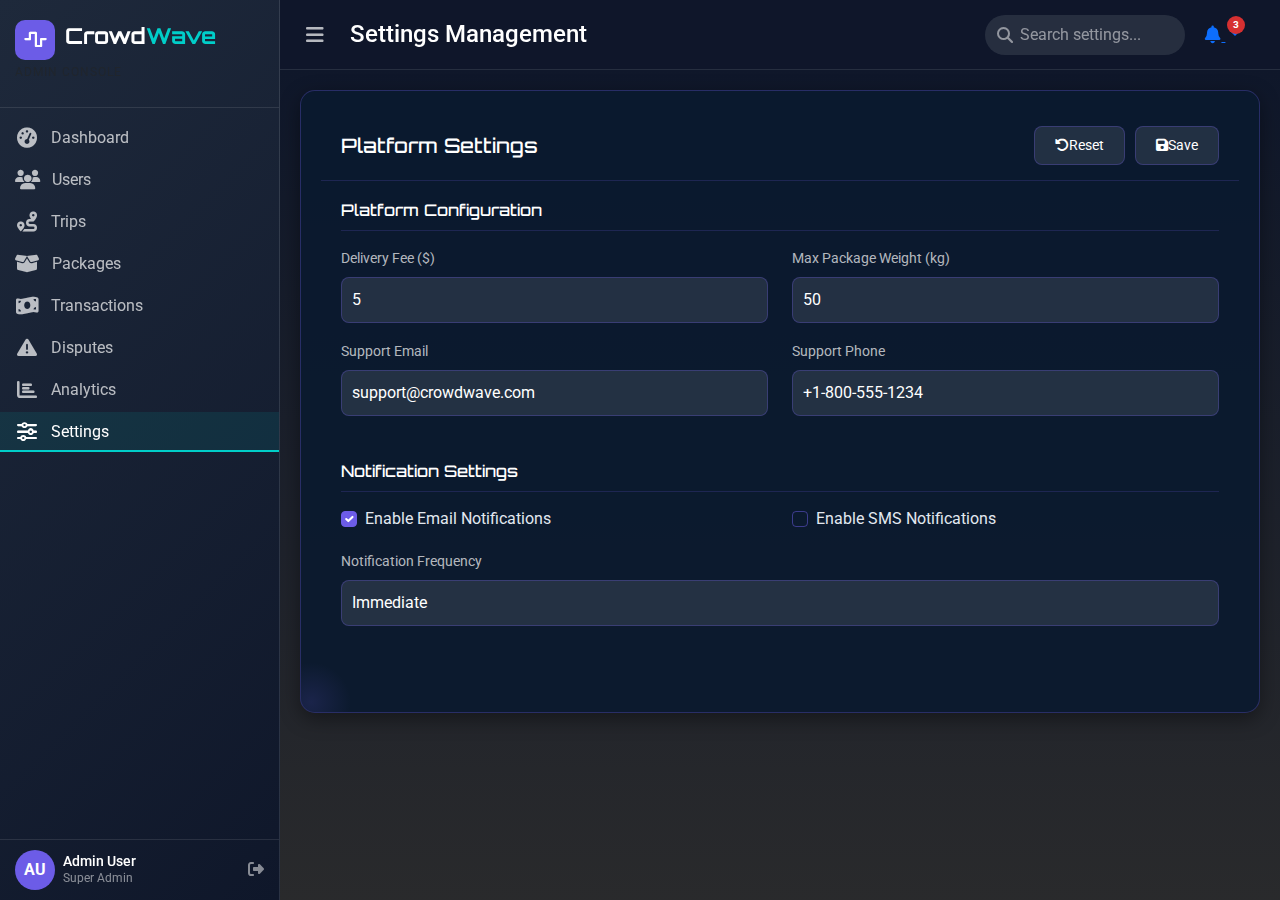
<file: settings.html>
<!DOCTYPE html>
<html lang="en">
<head>
    <meta charset="UTF-8">
    <meta name="viewport" content="width=device-width, initial-scale=1.0">
    <title>CrowdWave | Settings Management</title>
    <!-- Bootstrap 5 -->
    <link href="https://cdn.jsdelivr.net/npm/bootstrap@5.3.0/dist/css/bootstrap.min.css" rel="stylesheet">
    <!-- Font Awesome -->
    <link rel="stylesheet" href="https://cdnjs.cloudflare.com/ajax/libs/font-awesome/6.4.0/css/all.min.css">
    <!-- Google Fonts -->
    <link href="https://fonts.googleapis.com/css2?family=Orbitron:wght@400;500;700&family=Roboto:wght@300;400;500&display=swap" rel="stylesheet">
    <style>
        :root {
            --primary: #6c5ce7;
            --primary-dark: #5649c0;
            --secondary: #00cec9;
            --success: #00b894;
            --danger: #d63031;
            --warning: #fdcb6e;
            --info: #0984e3;
            --dark: #2d3436;
            --light: #f5f6fa;
            --gray: #636e72;
            --gray-light: #dfe6e9;
            --sidebar-width: 280px;
            --sidebar-collapsed: 80px;
            --topbar-height: 70px;
        }

        body {
            font-family: 'Roboto', sans-serif;
            background-color: #f8f9fa;
            color: #333;
            overflow-x: hidden;
        }

        .admin-body {
            display: flex;
            min-height: 100vh;
            background-color: #0f172a;
            color: #e2e8f0;
        }

        .admin-main {
            margin-left: var(--sidebar-width);
            width: calc(100% - var(--sidebar-width));
            transition: all 0.3s ease;
        }

        .admin-sidebar.collapsed + .admin-main {
            margin-left: var(--sidebar-collapsed);
            width: calc(100% - var(--sidebar-collapsed));
        }

        /* Sidebar Styles */
        .admin-sidebar {
            width: var(--sidebar-width);
            background: linear-gradient(135deg, #1e293b 0%, #0f172a 100%);
            border-right: 1px solid rgba(255, 255, 255, 0.1);
            position: fixed;
            top: 0;
            left: 0;
            min-height: 100vh;
            max-height: 100vh;
            z-index: 1000;
            display: flex;
            flex-direction: column;
            overflow: hidden;
        }

        .admin-sidebar.collapsed {
            width: var(--sidebar-collapsed);
        }

        .admin-sidebar.collapsed .logo-text,
        .admin-sidebar.collapsed .nav-link span,
        .admin-sidebar.collapsed .profile-info,
        .admin-sidebar.collapsed .sidebar-header p {
            display: none;
        }

        .sidebar-header {
            padding: 10px 15px;
            border-bottom: 1px solid rgba(255, 255, 255, 0.1);
            min-height: 40px;
            flex-shrink: 0;
            z-index: 1;
        }

        .logo-container {
            display: flex;
            align-items: center;
            padding-top: 10px;
            gap: 10px;
        }

        .logo-icon {
            min-width: 40px;
            height: 40px;
            background: var(--primary);
            border-radius: 10px;
            display: flex;
            align-items: center;
            justify-content: center;
            color: white;
            font-size: 18px;
            flex-shrink: 0;
        }

        .logo-text {
            font-family: 'Orbitron', sans-serif;
            font-weight: 700;
            font-size: 22px;
            color: white;
            transition: opacity 0.3s ease;
            white-space: nowrap;
        }

        .logo-text span {
            color: var(--secondary);
        }

        .sidebar-header p {
            font-size: 12px;
            letter-spacing: 1px;
            color: rgba(255, 255, 255, 0.5);
            text-transform: uppercase;
            margin-top: 3px;
            white-space: nowrap;
            transition: opacity 0.3s ease;
        }

        .nav {
            padding: 10px 0;
            flex-grow: 1;
            flex-shrink: 1;
            overflow-y: auto;
            display: flex;
            flex-direction: column;
            gap: 2px;
            scrollbar-width: thin;
            scrollbar-color: rgba(255, 255, 255, 0.1) transparent;
        }

        .nav-item {
            position: relative;
            min-height: 40px;
        }

        .nav-link {
            display: flex;
            align-items: center;
            padding: 8px 15px;
            color: rgba(255, 255, 255, 0.7);
            text-decoration: none;
            transition: all 0.3s ease;
            white-space: nowrap;
            position: relative;
            z-index: 1;
            width: 100%;
            height: 100%;
        }

        .nav-link i {
            font-size: 18px;
            min-width: 24px;
            text-align: center;
            margin-right: 12px;
            transition: margin 0.3s ease;
        }

        .nav::-webkit-scrollbar {
            width: 5px;
        }

        .nav::-webkit-scrollbar-track {
            background: transparent;
        }

        .nav::-webkit-scrollbar-thumb {
            background-color: rgba(255, 255, 255, 0.1);
            border-radius: 10px;
        }

        .admin-sidebar.collapsed .nav-link i {
            margin-right: 0;
        }

        .link-underline {
            position: absolute;
            bottom: 0;
            left: 0;
            width: 0;
            height: 2px;
            background: var(--secondary);
            transition: all 0.3s ease;
            z-index: 0;
        }

        .nav-item.active .link-underline {
            width: 100%;
        }

        .nav-item.active .nav-link {
            color: white;
            background: rgba(0, 206, 201, 0.1);
            z-index: 2;
        }

        .nav-link:hover {
            color: white;
            background: rgba(255, 255, 255, 0.05);
            z-index: 2;
        }

        .sidebar-footer {
            padding: 10px 15px;
            border-top: 1px solid rgba(255, 255, 255, 0.1);
            flex-shrink: 0;
            z-index: 1;
        }

        .user-profile {
            display: flex;
            align-items: center;
            gap: 8px;
        }

        .profile-img {
            width: 40px;
            height: 40px;
            border-radius: 50%;
            background: var(--primary);
            display: flex;
            align-items: center;
            justify-content: center;
            color: white;
            font-weight: bold;
            flex-shrink: 0;
        }

        .profile-info {
            flex-grow: 1;
            overflow: hidden;
            transition: opacity 0.3s ease;
        }

        .profile-info h6 {
            margin: 0;
            font-size: 14px;
            color: white;
            white-space: nowrap;
            overflow: hidden;
            text-overflow: ellipsis;
        }

        .profile-info small {
            font-size: 12px;
            color: rgba(255, 255, 255, 0.5);
            display: block;
            white-space: nowrap;
            overflow: hidden;
            text-overflow: ellipsis;
        }

        .logout-btn {
            color: rgba(255, 255, 255, 0.5);
            transition: all 0.3s ease;
            flex-shrink: 0;
            font-size: 16px;
        }

        .logout-btn:hover {
            color: white;
        }

        /* Top Bar Styles */
        .admin-topbar {
            height: var(--topbar-height);
            background: rgba(15, 23, 42, 0.8);
            backdrop-filter: blur(10px);
            border-bottom: 1px solid rgba(255, 255, 255, 0.1);
            padding: 0 20px;
            display: flex;
            align-items: center;
            justify-content: space-between;
            position: sticky;
            top: 0;
            z-index: 100;
        }

        .topbar-left {
            display: flex;
            align-items: center;
        }

        .sidebar-toggle {
            background: none;
            border: none;
            color: rgba(255, 255, 255, 0.7);
            font-size: 20px;
            margin-right: 20px;
            cursor: pointer;
            transition: all 0.3s ease;
        }

        .sidebar-toggle:hover {
            color: white;
        }

        .admin-topbar h4 {
            margin: 0;
            font-weight: 500;
            color: white;
        }

        .topbar-right {
            display: flex;
            align-items: center;
        }

        .search-box {
            position: relative;
            margin-right: 20px;
        }

        .search-box i {
            position: absolute;
            left: 12px;
            top: 50%;
            transform: translateY(-50%);
            color: rgba(255, 255, 255, 0.5);
        }

        .search-box input {
            background: rgba(255, 255, 255, 0.1);
            border: none;
            border-radius: 30px;
            padding: 8px 15px 8px 35px;
            color: white;
            width: 200px;
            transition: all 0.3s ease;
        }

        .search-box input:focus {
            outline: none;
            width: 250px;
            background: rgba(255, 255, 255, 0.15);
        }

        .search-box input::placeholder {
            color: rgba(255, 255, 255, 0.5);
        }

        .notifications {
            position: relative;
            margin-right: 20px;
            color: rgba(255, 255, 255, 0.7);
            font-size: 18px;
            cursor: pointer;
            transition: all 0.3s ease;
        }

        .notifications:hover {
            color: white;
        }

        .notifications .badge {
            position: absolute;
            top: -5px;
            right: -5px;
            background: var(--danger);
            color: white;
            font-size: 10px;
            width: 18px;
            height: 18px;
            border-radius: 50%;
            display: flex;
            align-items: center;
            justify-content: center;
        }

        /* Main Content Styles */
        .admin-content {
            padding: 20px;
            min-height: calc(100vh - var(--topbar-height));
            background: linear-gradient(180deg, rgba(15, 23, 42, 0.95) 0%, rgba(44, 44, 44, 0.9) 100%);
        }

        .settings-card {
            background: rgba(10, 25, 47, 0.9);
            border: 1px solid rgba(108, 92, 231, 0.3);
            border-radius: 15px;
            padding: 20px;
            position: relative;
            overflow: hidden;
            transition: all 0.3s ease;
            box-shadow: 0 6px 20px rgba(0, 0, 0, 0.4);
        }

        .settings-card:hover {
            transform: translateY(-5px);
            box-shadow: 0 10px 30px rgba(108, 92, 231, 0.2);
            border-color: rgba(108, 92, 231, 0.5);
        }

        .settings-card::before {
            content: '';
            position: absolute;
            bottom: -30px;
            left: -30px;
            width: 80px;
            height: 80px;
            background: radial-gradient(circle, rgba(108, 92, 231, 0.3) 0%, transparent 70%);
            border-radius: 50%;
            opacity: 0.5;
        }

        .settings-section {
            margin-bottom: 30px;
        }

        .settings-section h5 {
            font-family: 'Orbitron', sans-serif;
            font-size: 16px;
            color: white;
            margin-bottom: 15px;
            border-bottom: 1px solid rgba(108, 92, 231, 0.2);
            padding-bottom: 10px;
        }

        .form-label {
            color: rgba(255, 255, 255, 0.7);
            font-size: 14px;
        }

        .form-control, .form-select {
            background: rgba(255, 255, 255, 0.1);
            border: 1px solid rgba(108, 92, 231, 0.3);
            color: white;
            border-radius: 8px;
            padding: 10px;
        }

        .form-control:focus, .form-select:focus {
            border-color: var(--primary);
            background: rgba(108, 92, 231, 0.1);
            outline: none;
        }

        .form-check-input {
            background-color: transparent;
            border-color: rgba(108, 92, 231, 0.5);
        }

        .form-check-input:checked {
            background-color: var(--primary);
            border-color: var(--primary);
        }

        .action-buttons {
            display: flex;
            gap: 10px;
            justify-content: flex-end;
        }

        .action-buttons button {
            background: rgba(255, 255, 255, 0.1);
            border: 1px solid rgba(108, 92, 231, 0.3);
            border-radius: 8px;
            padding: 8px 20px;
            color: white;
            font-size: 14px;
            transition: all 0.3s ease;
        }

        .action-buttons button:hover {
            background: var(--primary);
            border-color: var(--primary);
        }

        .modal-content {
            background: rgba(10, 25, 47, 0.95);
            border: 1px solid rgba(108, 92, 231, 0.4);
            border-radius: 12px;
            box-shadow: 0 8px 30px rgba(0, 0, 0, 0.4);
        }

        .modal-header, .modal-footer {
            border-color: rgba(108, 92, 231, 0.2);
        }

        .modal-title {
            font-family: 'Orbitron', sans-serif;
            color: white;
        }

        /* Responsive Adjustments */
        @media (max-width: 992px) {
            .admin-sidebar {
                width: var(--sidebar-collapsed);
            }
            
            .admin-main {
                margin-left: var(--sidebar-collapsed);
                width: calc(100% - var(--sidebar-collapsed));
            }
            
            .logo-text,
            .nav-link span,
            .profile-info,
            .sidebar-header p {
                display: none;
            }
            
            .logo-container {
                justify-content: center;
            }
            
            .nav-link i {
                margin-right: 0;
            }
            
            .user-profile {
                justify-content: center;
            }
            
            .nav {
                gap: 8px;
            }
            
            .nav-item {
                min-height: 44px;
            }
            
            .nav-link {
                justify-content: center;
                padding: 8px;
            }
        }

        @media (min-width: 992px) {
            .admin-sidebar.collapsed {
                width: var(--sidebar-collapsed);
            }
            
            .admin-sidebar.collapsed .logo-text,
            .admin-sidebar.collapsed .nav-link span,
            .admin-sidebar.collapsed .profile-info,
            .admin-sidebar.collapsed .sidebar-header p {
                display: none;
            }
            
            .admin-sidebar.collapsed .logo-container {
                justify-content: center;
            }
            
            .admin-sidebar.collapsed .nav-link i {
                margin-right: 0;
            }
            
            .admin-sidebar.collapsed .user-profile {
                justify-content: center;
                padding: 8px 5px;
            }
            
            .nav-link i {
                font-size: 20px;
            }
        }

        @media (max-width: 768px) {
            .admin-topbar h4 {
                display: none;
            }
            
            .search-box input {
                width: 150px;
            }
            
            .search-box input:focus {
                width: 180px;
            }
            
            .action-buttons {
                flex-direction: column;
                align-items: stretch;
            }
            
            .action-buttons button {
                width: 100%;
            }
        }
    </style>
</head>
<body class="admin-body">
    <!-- Sidebar -->
    <div class="admin-sidebar">
        <div class="sidebar-header">
            <div class="logo-container">
                <div class="logo-icon">
                    <i class="fas fa-wave-square"></i>
                </div>
                <h1 class="logo-text">Crowd<span>Wave</span></h1>
            </div>
            <p class="text-muted">ADMIN CONSOLE</p>
        </div>
        <ul class="nav flex-column">
            <li class="nav-item">
                <a class="nav-link" href="index.html">
                    <i class="fas fa-tachometer-alt"></i>
                    <span>Dashboard</span>
                    <div class="link-underline"></div>
                </a>
            </li>
            <li class="nav-item">
                <a class="nav-link" href="users.html">
                    <i class="fas fa-users"></i>
                    <span>Users</span>
                    <div class="link-underline"></div>
                </a>
            </li>
            <li class="nav-item">
                <a class="nav-link" href="trips.html">
                    <i class="fas fa-route"></i>
                    <span>Trips</span>
                    <div class="link-underline"></div>
                </a>
            </li>
            <li class="nav-item">
                <a class="nav-link" href="packages.html">
                    <i class="fas fa-box-open"></i>
                    <span>Packages</span>
                    <div class="link-underline"></div>
                </a>
            </li>
            <li class="nav-item">
                <a class="nav-link" href="transactions.html">
                    <i class="fas fa-money-bill-wave"></i>
                    <span>Transactions</span>
                    <div class="link-underline"></div>
                </a>
            </li>
            <li class="nav-item">
                <a class="nav-link" href="disputes.html">
                    <i class="fas fa-exclamation-triangle"></i>
                    <span>Disputes</span>
                    <div class="link-underline"></div>
                </a>
            </li>
            <li class="nav-item">
                <a class="nav-link" href="analytics.html">
                    <i class="fas fa-chart-bar"></i>
                    <span>Analytics</span>
                    <div class="link-underline"></div>
                </a>
            </li>
            <li class="nav-item active">
                <a class="nav-link" href="settings.html">
                    <i class="fas fa-sliders-h"></i>
                    <span>Settings</span>
                    <div class="link-underline"></div>
                </a>
            </li>
        </ul>
        <div class="sidebar-footer">
            <div class="user-profile">
                <div class="profile-img">
                    <span>AU</span>
                </div>
                <div class="profile-info">
                    <h6>Admin User</h6>
                    <small>Super Admin</small>
                </div>
                <a href="#" class="logout-btn">
                    <i class="fas fa-sign-out-alt"></i>
                </a>
            </div>
        </div>
    </div>

    <!-- Main Content -->
    <div class="admin-main">
        <!-- Top Bar -->
        <nav class="admin-topbar">
            <div class="topbar-left">
                <button class="sidebar-toggle">
                    <i class="fas fa-bars"></i>
                </button>
                <h4>Settings Management</h4>
            </div>
            <div class="topbar-right">
                <div class="search-box">
                    <i class="fas fa-search"></i>
                    <input type="text" placeholder="Search settings..." id="searchInput">
                </div>
                <!-- Replace the <div class="notifications"> in the <nav class="admin-topbar"> section of each page -->
<div class="notifications dropdown">
    <a href="#" class="dropdown-toggle" data-bs-toggle="dropdown" aria-expanded="false">
        <i class="fas fa-bell"></i>
        <span class="badge" id="notificationBadge">0</span>
    </a>
    <div class="dropdown-menu dropdown-menu-end notification-dropdown" style="
        background: rgba(10, 25, 47, 0.95);
        border: 1px solid rgba(108, 92, 231, 0.4);
        border-radius: 12px;
        box-shadow: 0 8px 30px rgba(0, 0, 0, 0.4);
        min-width: 300px;
        max-height: 400px;
        overflow-y: auto;
        scrollbar-width: thin;
        scrollbar-color: rgba(108, 92, 231, 0.5) transparent;
    ">
        <div class="dropdown-header" style="
            padding: 10px 15px;
            border-bottom: 1px solid rgba(108, 92, 231, 0.2);
            display: flex;
            justify-content: space-between;
            align-items: center;
            font-family: 'Orbitron', sans-serif;
            font-size: 14px;
            color: white;   
        ">
            <span>Notifications</span>
            <button class="btn btn-sm bg-[rgba(255,255,255,0.1)] text-white hover:bg-[rgba(255,255,255,0.15)]" id="clearNotifications" style="
                border: 1px solid rgba(108, 92, 231, 0.3);
                border-radius: 8px;
                padding: 4px 10px;
            ">
                <i class="fas fa-trash mr-1"></i> Clear All
            </button>
        </div>
        <div id="notificationList" style="padding: 10px;">
            <!-- Notifications will be dynamically inserted here -->
        </div>
    </div>
</div>
            </div>
        </nav>

        <!-- Settings Content -->
        <div class="admin-content">
            <div class="settings-card">
                <div class="card-header d-flex justify-content-between align-items-center" style="border-bottom: 1px solid rgba(108, 92, 231, 0.2); padding: 15px 20px;">
                    <h5 style="margin: 0; font-family: 'Orbitron', sans-serif; color: white; font-weight: 500;">Platform Settings</h5>
                    <div class="action-buttons">
                        <button id="resetSettings"><i class="fas fa-undo-alt mr-2"></i>Reset</button>
                        <button id="saveSettings" data-bs-toggle="modal" data-bs-target="#confirmSaveModal"><i class="fas fa-save mr-2"></i>Save</button>
                    </div>
                </div>
                <div class="card-body" style="padding: 20px;">
                    <!-- Platform Settings -->
                    <div class="settings-section">
                        <h5>Platform Configuration</h5>
                        <div class="row">
                            <div class="col-md-6 mb-3">
                                <label for="deliveryFee" class="form-label">Delivery Fee ($)</label>
                                <input type="number" class="form-control" id="deliveryFee" min="0" step="0.01" value="5.00">
                            </div>
                            <div class="col-md-6 mb-3">
                                <label for="maxPackageWeight" class="form-label">Max Package Weight (kg)</label>
                                <input type="number" class="form-control" id="maxPackageWeight" min="1" value="50">
                            </div>
                            <div class="col-md-6 mb-3">
                                <label for="supportEmail" class="form-label">Support Email</label>
                                <input type="email" class="form-control" id="supportEmail" value="support@crowdwave.com">
                            </div>
                            <div class="col-md-6 mb-3">
                                <label for="supportPhone" class="form-label">Support Phone</label>
                                <input type="tel" class="form-control" id="supportPhone" value="+1-800-555-1234">
                            </div>
                        </div>
                    </div>
                    <!-- Notification Settings -->
                    <div class="settings-section">
                        <h5>Notification Settings</h5>
                        <div class="row">
                            <div class="col-md-6 mb-3">
                                <div class="form-check">
                                    <input class="form-check-input" type="checkbox" id="emailNotifications" checked>
                                    <label class="form-check-label" for="emailNotifications">Enable Email Notifications</label>
                                </div>
                            </div>
                            <div class="col-md-6 mb-3">
                                <div class="form-check">
                                    <input class="form-check-input" type="checkbox" id="smsNotifications">
                                    <label class="form-check-label" for="smsNotifications">Enable SMS Notifications</label>
                                </div>
                            </div>
                            <div class="col-md-12 mb-3">
                                <label for="notificationFrequency" class="form-label">Notification Frequency</label>
                                <select class="form-select" id="notificationFrequency">
                                    <option value="immediate">Immediate</option>
                                    <option value="daily">Daily</option>
                                    <option value="weekly">Weekly</option>
                                </select>
                            </div>
                        </div>
                    </div>
                    <!-- User Role Settings -->
                    <!-- <div class="settings-section">
                        <h5>User Role Permissions</h5>
                        <div class="row">
                            <div class="col-md-6 mb-3">
                                <label for="adminPermissions" class="form-label">Admin Permissions</label>
                                <select class="form-select" id="adminPermissions" multiple>
                                    <option value="manage_users" selected>Manage Users</option>
                                    <option value="manage_trips" selected>Manage Trips</option>
                                    <option value="manage_packages" selected>Manage Packages</option>
                                    <option value="manage_transactions" selected>Manage Transactions</option>
                                    <option value="manage_disputes" selected>Manage Disputes</option>
                                    <option value="view_analytics" selected>View Analytics</option>
                                    <option value="manage_settings" selected>Manage Settings</option>
                                </select>
                            </div>
                            <div class="col-md-6 mb-3">
                                <label for="driverPermissions" class="form-label">Driver Permissions</label>
                                <select class="form-select" id="driverPermissions" multiple>
                                    <option value="view_trips" selected>View Trips</option>
                                    <option value="manage_packages">Manage Packages</option>
                                    <option value="view_transactions">View Transactions</option>
                                </select>
                            </div>
                        </div>
                    </div> -->
                </div>
            </div>
        </div>

        <!-- Confirm Save Modal -->
        <div class="modal fade" id="confirmSaveModal" tabindex="-1" aria-labelledby="confirmSaveModalLabel" aria-hidden="true">
            <div class="modal-dialog modal-dialog-centered">
                <div class="modal-content">
                    <div class="modal-header">
                        <h5 class="modal-title" id="confirmSaveModalLabel">Confirm Save Settings</h5>
                        <button type="button" class="btn-close btn-close-white" data-bs-dismiss="modal" aria-label="Close"></button>
                    </div>
                    <div class="modal-body">
                        <p>Are you sure you want to save these settings? This action will update the platform configuration.</p>
                    </div>
                    <div class="modal-footer">
                        <button type="button" class="btn btn-sm bg-[rgba(255,255,255,0.1)] text-white hover:bg-[rgba(255,255,255,0.15)]" data-bs-dismiss="modal">Cancel</button>
                        <button type="button" class="btn btn-sm bg-[var(--primary)] text-white hover:bg-[var(--primary-dark)]" id="confirmSaveButton">Save</button>
                    </div>
                </div>
            </div>
        </div>
    </div>

    <!-- Bootstrap JS -->
    <script src="https://cdn.jsdelivr.net/npm/bootstrap@5.3.0/dist/js/bootstrap.bundle.min.js"></script>
    <!-- Custom JS -->
    <script>
        // Sidebar toggle functionality
        document.querySelector('.sidebar-toggle').addEventListener('click', function() {
            const sidebar = document.querySelector('.admin-sidebar');
            const mainContent = document.querySelector('.admin-main');
            
            sidebar.classList.toggle('collapsed');
            mainContent.classList.toggle('expanded');
            
            localStorage.setItem('sidebarCollapsed', sidebar.classList.contains('collapsed'));
        });

        // Check localStorage for saved state on page load
        document.addEventListener('DOMContentLoaded', function() {
            const isCollapsed = localStorage.getItem('sidebarCollapsed') === 'true';
            const sidebar = document.querySelector('.admin-sidebar');
            const mainContent = document.querySelector('.admin-main');
            
            if (isCollapsed) {
                sidebar.classList.add('collapsed');
                mainContent.classList.add('expanded');
            }

            // Default settings
            const defaultSettings = {
                deliveryFee: 5.00,
                maxPackageWeight: 50,
                supportEmail: 'support@crowdwave.com',
                supportPhone: '+1-800-555-1234',
                emailNotifications: true,
                smsNotifications: false,
                notificationFrequency: 'immediate',
                adminPermissions: ['manage_users', 'manage_trips', 'manage_packages', 'manage_transactions', 'manage_disputes', 'view_analytics', 'manage_settings'],
                driverPermissions: ['view_trips', 'manage_packages', 'view_transactions']
            };

            // Load saved settings from localStorage or use defaults
            const savedSettings = JSON.parse(localStorage.getItem('platformSettings')) || defaultSettings;

            // Initialize form with saved settings
            document.getElementById('deliveryFee').value = savedSettings.deliveryFee;
            document.getElementById('maxPackageWeight').value = savedSettings.maxPackageWeight;
            document.getElementById('supportEmail').value = savedSettings.supportEmail;
            document.getElementById('supportPhone').value = savedSettings.supportPhone;
            document.getElementById('emailNotifications').checked = savedSettings.emailNotifications;
            document.getElementById('smsNotifications').checked = savedSettings.smsNotifications;
            document.getElementById('notificationFrequency').value = savedSettings.notificationFrequency;

            const adminPermissionsSelect = document.getElementById('adminPermissions');
            Array.from(adminPermissionsSelect.options).forEach(option => {
                option.selected = savedSettings.adminPermissions.includes(option.value);
            });
            const driverPermissionsSelect = document.getElementById('driverPermissions');
            Array.from(driverPermissionsSelect.options).forEach(option => {
                option.selected = savedSettings.driverPermissions.includes(option.value);
            });

            // Search functionality
            document.getElementById('searchInput').addEventListener('input', function() {
                const search = this.value.toLowerCase();
                const sections = document.querySelectorAll('.settings-section');
                sections.forEach(section => {
                    const title = section.querySelector('h5').textContent.toLowerCase();
                    section.style.display = title.includes(search) ? 'block' : 'none';
                });
            });

            // Form validation
            function validateSettings() {
                const deliveryFee = parseFloat(document.getElementById('deliveryFee').value);
                const maxPackageWeight = parseInt(document.getElementById('maxPackageWeight').value);
                const supportEmail = document.getElementById('supportEmail').value;
                const supportPhone = document.getElementById('supportPhone').value;

                if (isNaN(deliveryFee) || deliveryFee < 0) {
                    alert('Delivery fee must be a non-negative number.');
                    return false;
                }
                if (isNaN(maxPackageWeight) || maxPackageWeight < 1) {
                    alert('Max package weight must be at least 1 kg.');
                    return false;
                }
                if (!/^[^\s@]+@[^\s@]+\.[^\s@]+$/.test(supportEmail)) {
                    alert('Please enter a valid email address.');
                    return false;
                }
                if (!/^\+?\d{1,4}[-.\s]?\d{3,4}[-.\s]?\d{4}$/.test(supportPhone)) {
                    alert('Please enter a valid phone number.');
                    return false;
                }
                return true;
            }

            // Save settings
            document.getElementById('confirmSaveButton').addEventListener('click', function() {
                if (validateSettings()) {
                    const newSettings = {
                        deliveryFee: parseFloat(document.getElementById('deliveryFee').value),
                        maxPackageWeight: parseInt(document.getElementById('maxPackageWeight').value),
                        supportEmail: document.getElementById('supportEmail').value,
                        supportPhone: document.getElementById('supportPhone').value,
                        emailNotifications: document.getElementById('emailNotifications').checked,
                        smsNotifications: document.getElementById('smsNotifications').checked,
                        notificationFrequency: document.getElementById('notificationFrequency').value,
                        adminPermissions: Array.from(document.getElementById('adminPermissions').selectedOptions).map(option => option.value),
                        driverPermissions: Array.from(document.getElementById('driverPermissions').selectedOptions).map(option => option.value)
                    };
                    localStorage.setItem('platformSettings', JSON.stringify(newSettings));
                    bootstrap.Modal.getInstance(document.getElementById('confirmSaveModal')).hide();
                    alert('Settings saved successfully!');
                }
            });

            // Reset settings
            document.getElementById('resetSettings').addEventListener('click', function() {
                document.getElementById('deliveryFee').value = defaultSettings.deliveryFee;
                document.getElementById('maxPackageWeight').value = defaultSettings.maxPackageWeight;
                document.getElementById('supportEmail').value = defaultSettings.supportEmail;
                document.getElementById('supportPhone').value = defaultSettings.supportPhone;
                document.getElementById('emailNotifications').checked = defaultSettings.emailNotifications;
                document.getElementById('smsNotifications').checked = defaultSettings.smsNotifications;
                document.getElementById('notificationFrequency').value = defaultSettings.notificationFrequency;

                Array.from(adminPermissionsSelect.options).forEach(option => {
                    option.selected = defaultSettings.adminPermissions.includes(option.value);
                });
                Array.from(driverPermissionsSelect.options).forEach(option => {
                    option.selected = defaultSettings.driverPermissions.includes(option.value);
                });

                alert('Settings reset to defaults.');
            });
        });
        document.addEventListener('DOMContentLoaded', function() {
    // Sample notification data (can be replaced with API calls in a real implementation)
    const initialNotifications = [
        { id: 1, message: 'New dispute (DSP-001) raised by Jane Smith.', time: '2025-08-07 10:00', read: false, link: 'disputes.html' },
        { id: 2, message: 'User John Doe registered.', time: '2025-08-07 09:30', read: false, link: 'users.html' },
        { id: 3, message: 'Trip TRP-001 completed successfully.', time: '2025-08-07 08:45', read: false, link: 'trips.html' }
    ];

    // Load notifications from localStorage or use initial data
    let notifications = JSON.parse(localStorage.getItem('notifications')) || initialNotifications;

    // Notification elements
    const notificationBadge = document.getElementById('notificationBadge');
    const notificationList = document.getElementById('notificationList');
    const clearNotifications = document.getElementById('clearNotifications');

    // Function to render notifications
    function renderNotifications() {
        const unreadCount = notifications.filter(n => !n.read).length;
        notificationBadge.textContent = unreadCount;
        notificationBadge.style.display = unreadCount > 0 ? 'flex' : 'none';

        notificationList.innerHTML = notifications.length === 0
            ? '<div style="padding: 10px; text-align: center; color: rgba(255,255,255,0.7);">No notifications</div>'
            : notifications.map(n => `
                <div class="dropdown-item notification-item ${n.read ? 'read' : ''}" style="
                    padding: 10px 15px;
                    border-bottom: 1px solid rgba(108, 92, 231, 0.1);
                    display: flex;
                    justify-content: space-between;
                    align-items: center;
                    color: ${n.read ? 'rgba(255,255,255,0.5)' : 'white'};
                    background: ${n.read ? 'transparent' : 'rgba(108, 92, 231, 0.1)'};
                    transition: background 0.3s ease;
                ">
                    <a href="${n.link}" style="text-decoration: none; color: inherit; flex-grow: 1;">
                        <div>${n.message}</div>
                        <small style="color: rgba(255,255,255,0.5);">${n.time}</small>
                    </a>
                    <button class="btn btn-sm mark-read-btn" data-id="${n.id}" style="
                        background: none;
                        border: none;
                        color: rgba(255,255,255,0.7);
                        font-size: 12px;
                    ">
                        <i class="fas fa-check-circle"></i>
                    </button>
                </div>
            `).join('');

        // Add event listeners for mark read buttons
        document.querySelectorAll('.mark-read-btn').forEach(btn => {
            btn.addEventListener('click', function() {
                const id = parseInt(this.dataset.id);
                const notification = notifications.find(n => n.id === id);
                if (notification) {
                    notification.read = true;
                    localStorage.setItem('notifications', JSON.stringify(notifications));
                    renderNotifications();
                }
            });
        });
    }

    // Clear all notifications
    clearNotifications.addEventListener('click', function() {
        notifications = [];
        localStorage.setItem('notifications', JSON.stringify(notifications));
        renderNotifications();
    });

    // Initial render
    renderNotifications();

    // Simulate new notifications (for demo purposes)
    setInterval(() => {
        const newId = notifications.length ? Math.max(...notifications.map(n => n.id)) + 1 : 1;
        const newNotification = {
            id: newId,
            message: `New event ${newId} occurred.`,
            time: new Date().toISOString().slice(0, 16).replace('T', ' '),
            read: false,
            link: 'index.html'
        };
        notifications.unshift(newNotification);
        localStorage.setItem('notifications', JSON.stringify(notifications));
        renderNotifications();
    }, 60000); // Add a new notification every 60 seconds (for demo)
});
    </script>
</body>
</html>
</file>
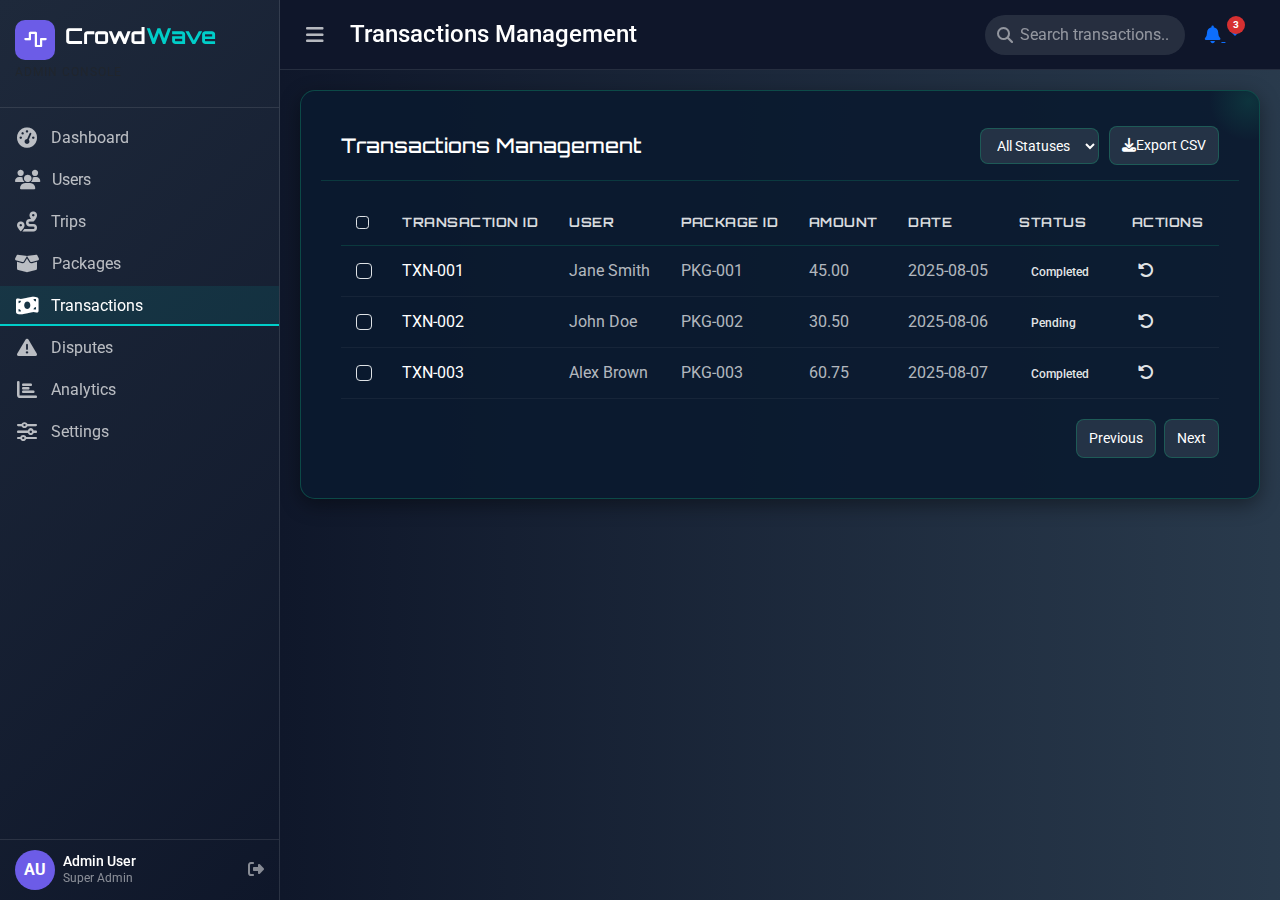
<file: transactions.html>
<!DOCTYPE html>
<html lang="en">
<head>
    <meta charset="UTF-8">
    <meta name="viewport" content="width=device-width, initial-scale=1.0">
    <title>CrowdWave | Transactions Management</title>
    <!-- Bootstrap 5 -->
    <link href="https://cdn.jsdelivr.net/npm/bootstrap@5.3.0/dist/css/bootstrap.min.css" rel="stylesheet">
    <!-- Font Awesome -->
    <link rel="stylesheet" href="https://cdnjs.cloudflare.com/ajax/libs/font-awesome/6.4.0/css/all.min.css">
    <!-- Google Fonts -->
    <link href="https://fonts.googleapis.com/css2?family=Orbitron:wght@400;500;700&family=Roboto:wght@300;400;500&display=swap" rel="stylesheet">
    <style>
        :root {
            --primary: #6c5ce7;
            --primary-dark: #5649c0;
            --secondary: #00cec9;
            --success: #00b894;
            --danger: #d63031;
            --warning: #fdcb6e;
            --info: #0984e3;
            --dark: #2d3436;
            --light: #f5f6fa;
            --gray: #636e72;
            --gray-light: #dfe6e9;
            --sidebar-width: 280px;
            --sidebar-collapsed: 80px;
            --topbar-height: 70px;
        }

        body {
            font-family: 'Roboto', sans-serif;
            background-color: #f8f9fa;
            color: #333;
            overflow-x: hidden;
        }

        .admin-body {
            display: flex;
            min-height: 100vh;
            background-color: #0f172a;
            color: #e2e8f0;
        }

        .admin-main {
            margin-left: var(--sidebar-width);
            width: calc(100% - var(--sidebar-width));
            transition: all 0.3s ease;
        }

        .admin-sidebar.collapsed + .admin-main {
            margin-left: var(--sidebar-collapsed);
            width: calc(100% - var(--sidebar-collapsed));
        }

        /* Sidebar Styles */
        .admin-sidebar {
            width: var(--sidebar-width);
            background: linear-gradient(135deg, #1e293b 0%, #0f172a 100%);
            border-right: 1px solid rgba(255, 255, 255, 0.1);
            position: fixed;
            top: 0;
            left: 0;
            min-height: 100vh;
            max-height: 100vh;
            z-index: 1000;
            display: flex;
            flex-direction: column;
            overflow: hidden;
        }

        .admin-sidebar.collapsed {
            width: var(--sidebar-collapsed);
        }

        .admin-sidebar.collapsed .logo-text,
        .admin-sidebar.collapsed .nav-link span,
        .admin-sidebar.collapsed .profile-info,
        .admin-sidebar.collapsed .sidebar-header p {
            display: none;
        }

        .sidebar-header {
            padding: 10px 15px;
            border-bottom: 1px solid rgba(255, 255, 255, 0.1);
            min-height: 40px;
            flex-shrink: 0;
            z-index: 1;
        }

        .logo-container {
            display: flex;
            align-items: center;
            padding-top: 10px;
            gap: 10px;
        }

        .logo-icon {
            min-width: 40px;
            height: 40px;
            background: var(--primary);
            border-radius: 10px;
            display: flex;
            align-items: center;
            justify-content: center;
            color: white;
            font-size: 18px;
            flex-shrink: 0;
        }

        .logo-text {
            font-family: 'Orbitron', sans-serif;
            font-weight: 700;
            font-size: 22px;
            color: white;
            transition: opacity 0.3s ease;
            white-space: nowrap;
        }

        .logo-text span {
            color: var(--secondary);
        }

        .sidebar-header p {
            font-size: 12px;
            letter-spacing: 1px;
            color: rgba(255, 255, 255, 0.5);
            text-transform: uppercase;
            margin-top: 3px;
            white-space: nowrap;
            transition: opacity 0.3s ease;
        }

        .nav {
            padding: 10px 0;
            flex-grow: 1;
            flex-shrink: 1;
            overflow-y: auto;
            display: flex;
            flex-direction: column;
            gap: 2px;
            scrollbar-width: thin;
            scrollbar-color: rgba(255, 255, 255, 0.1) transparent;
        }

        .nav-item {
            position: relative;
            min-height: 40px;
        }

        .nav-link {
            display: flex;
            align-items: center;
            padding: 8px 15px;
            color: rgba(255, 255, 255, 0.7);
            text-decoration: none;
            transition: all 0.3s ease;
            white-space: nowrap;
            position: relative;
            z-index: 1;
            width: 100%;
            height: 100%;
        }

        .nav-link i {
            font-size: 18px;
            min-width: 24px;
            text-align: center;
            margin-right: 12px;
            transition: margin 0.3s ease;
        }

        .nav::-webkit-scrollbar {
            width: 5px;
        }

        .nav::-webkit-scrollbar-track {
            background: transparent;
        }

        .nav::-webkit-scrollbar-thumb {
            background-color: rgba(255, 255, 255, 0.1);
            border-radius: 10px;
        }

        .admin-sidebar.collapsed .nav-link i {
            margin-right: 0;
        }

        .link-underline {
            position: absolute;
            bottom: 0;
            left: 0;
            width: 0;
            height: 2px;
            background: var(--secondary);
            transition: all 0.3s ease;
            z-index: 0;
        }

        .nav-item.active .link-underline {
            width: 100%;
        }

        .nav-item.active .nav-link {
            color: white;
            background: rgba(0, 206, 201, 0.1);
            z-index: 2;
        }

        .nav-link:hover {
            color: white;
            background: rgba(255, 255, 255, 0.05);
            z-index: 2;
        }

        .sidebar-footer {
            padding: 10px 15px;
            border-top: 1px solid rgba(255, 255, 255, 0.1);
            flex-shrink: 0;
            z-index: 1;
        }

        .user-profile {
            display: flex;
            align-items: center;
            gap: 8px;
        }

        .profile-img {
            width: 40px;
            height: 40px;
            border-radius: 50%;
            background: var(--primary);
            display: flex;
            align-items: center;
            justify-content: center;
            color: white;
            font-weight: bold;
            flex-shrink: 0;
        }

        .profile-info {
            flex-grow: 1;
            overflow: hidden;
            transition: opacity 0.3s ease;
        }

        .profile-info h6 {
            margin: 0;
            font-size: 14px;
            color: white;
            white-space: nowrap;
            overflow: hidden;
            text-overflow: ellipsis;
        }

        .profile-info small {
            font-size: 12px;
            color: rgba(255, 255, 255, 0.5);
            display: block;
            white-space: nowrap;
            overflow: hidden;
            text-overflow: ellipsis;
        }

        .logout-btn {
            color: rgba(255, 255, 255, 0.5);
            transition: all 0.3s ease;
            flex-shrink: 0;
            font-size: 16px;
        }

        .logout-btn:hover {
            color: white;
        }

        /* Top Bar Styles */
        .admin-topbar {
            height: var(--topbar-height);
            background: rgba(15, 23, 42, 0.8);
            backdrop-filter: blur(10px);
            border-bottom: 1px solid rgba(255, 255, 255, 0.1);
            padding: 0 20px;
            display: flex;
            align-items: center;
            justify-content: space-between;
            position: sticky;
            top: 0;
            z-index: 100;
        }

        .topbar-left {
            display: flex;
            align-items: center;
        }

        .sidebar-toggle {
            background: none;
            border: none;
            color: rgba(255, 255, 255, 0.7);
            font-size: 20px;
            margin-right: 20px;
            cursor: pointer;
            transition: all 0.3s ease;
        }

        .sidebar-toggle:hover {
            color: white;
        }

        .admin-topbar h4 {
            margin: 0;
            font-weight: 500;
            color: white;
        }

        .topbar-right {
            display: flex;
            align-items: center;
        }

        .search-box {
            position: relative;
            margin-right: 20px;
        }

        .search-box i {
            position: absolute;
            left: 12px;
            top: 50%;
            transform: translateY(-50%);
            color: rgba(255, 255, 255, 0.5);
        }

        .search-box input {
            background: rgba(255, 255, 255, 0.1);
            border: none;
            border-radius: 30px;
            padding: 8px 15px 8px 35px;
            color: white;
            width: 200px;
            transition: all 0.3s ease;
        }

        .search-box input:focus {
            outline: none;
            width: 250px;
            background: rgba(255, 255, 255, 0.15);
        }

        .search-box input::placeholder {
            color: rgba(255, 255, 255, 0.5);
        }

        .notifications {
            position: relative;
            margin-right: 20px;
            color: rgba(255, 255, 255, 0.7);
            font-size: 18px;
            cursor: pointer;
            transition: all 0.3s ease;
        }

        .notifications:hover {
            color: white;
        }

        .notifications .badge {
            position: absolute;
            top: -5px;
            right: -5px;
            background: var(--danger);
            color: white;
            font-size: 10px;
            width: 18px;
            height: 18px;
            border-radius: 50%;
            display: flex;
            align-items: center;
            justify-content: center;
        }

        /* Main Content Styles */
        .admin-content {
            padding: 20px;
            min-height: calc(100vh - var(--topbar-height));
            background: linear-gradient(90deg, rgba(15, 23, 42, 0.95) 0%, rgba(44, 62, 80, 0.9) 100%);
        }

        .transaction-card {
            background: rgba(10, 25, 47, 0.9);
            border: 1px solid rgba(16, 185, 129, 0.3);
            border-radius: 15px;
            padding: 20px;
            position: relative;
            overflow: hidden;
            transition: all 0.3s ease;
            box-shadow: 0 6px 20px rgba(0, 0, 0, 0.4);
        }

        .transaction-card:hover {
            transform: translateY(-5px);
            box-shadow: 0 10px 30px rgba(16, 185, 129, 0.2);
            border-color: rgba(16, 185, 129, 0.5);
        }

        .transaction-card::after {
            content: '';
            position: absolute;
            top: -30px;
            right: -30px;
            width: 80px;
            height: 80px;
            background: radial-gradient(circle, rgba(16, 185, 129, 0.3) 0%, transparent 70%);
            border-radius: 50%;
            opacity: 0.5;
        }

        .transaction-table th {
            font-family: 'Orbitron', sans-serif;
            font-size: 13px;
            letter-spacing: 0.5px;
            text-transform: uppercase;
            color: rgba(255, 255, 255, 0.85);
            padding: 12px 15px;
            border-bottom: 1px solid rgba(16, 185, 129, 0.2);
        }

        .transaction-table td {
            padding: 12px 15px;
            color: rgba(255, 255, 255, 0.9);
            vertical-align: middle;
            border-bottom: 1px solid rgba(255, 255, 255, 0.05);
        }

        .transaction-table tr:hover {
            background: rgba(16, 185, 129, 0.1);
        }

        .status-badge {
            padding: 6px 12px;
            border-radius: 20px;
            font-size: 12px;
            font-weight: 500;
        }

        .action-btn {
            background: none;
            border: none;
            color: inherit;
            cursor: pointer;
            transition: color 0.3s ease;
        }

        .action-btn:hover {
            color: white;
        }

        .filter-controls {
            display: flex;
            gap: 10px;
            flex-wrap: wrap;
            align-items: center;
        }

        .filter-controls select, .filter-controls button {
            background: rgba(255, 255, 255, 0.1);
            border: 1px solid rgba(16, 185, 129, 0.3);
            border-radius: 8px;
            padding: 8px 12px;
            color: white;
            font-size: 14px;
            transition: all 0.3s ease;
        }

        .filter-controls select:focus, .filter-controls button:hover {
            background: rgba(16, 185, 129, 0.2);
            border-color: var(--success);
        }

        .pagination-controls {
            display: flex;
            justify-content: flex-end;
            gap: 8px;
            margin-top: 20px;
        }

        .pagination-controls button {
            background: rgba(255, 255, 255, 0.1);
            border: 1px solid rgba(16, 185, 129, 0.3);
            border-radius: 8px;
            padding: 8px 12px;
            color: white;
            font-size: 14px;
            transition: all 0.3s ease;
        }

        .pagination-controls button:hover, .pagination-controls button.active {
            background: var(--success);
            border-color: var(--success);
        }

        .modal-content {
            background: rgba(10, 25, 47, 0.95);
            border: 1px solid rgba(16, 185, 129, 0.4);
            border-radius: 12px;
            box-shadow: 0 8px 30px rgba(0, 0, 0, 0.4);
        }

        .modal-header, .modal-footer {
            border-color: rgba(16, 185, 129, 0.2);
        }

        .modal-title {
            font-family: 'Orbitron', sans-serif;
            color: white;
        }

        .modal-body label {
            color: rgba(255, 255, 255, 0.7);
            font-size: 14px;
        }

        .modal-body input, .modal-body select {
            background: rgba(255, 255, 255, 0.1);
            border: 1px solid rgba(16, 185, 129, 0.3);
            color: white;
            border-radius: 8px;
            padding: 10px;
        }

        .modal-body input:focus, .modal-body select:focus {
            border-color: var(--success);
            background: rgba(16, 185, 129, 0.1);
            outline: none;
        }

        /* Responsive Adjustments */
        @media (max-width: 992px) {
            .admin-sidebar {
                width: var(--sidebar-collapsed);
            }
            
            .admin-main {
                margin-left: var(--sidebar-collapsed);
                width: calc(100% - var(--sidebar-collapsed));
            }
            
            .logo-text,
            .nav-link span,
            .profile-info,
            .sidebar-header p {
                display: none;
            }
            
            .logo-container {
                justify-content: center;
            }
            
            .nav-link i {
                margin-right: 0;
            }
            
            .user-profile {
                justify-content: center;
            }
            
            .nav {
                gap: 8px;
            }
            
            .nav-item {
                min-height: 44px;
            }
            
            .nav-link {
                justify-content: center;
                padding: 8px;
            }
        }

        @media (min-width: 992px) {
            .admin-sidebar.collapsed {
                width: var(--sidebar-collapsed);
            }
            
            .admin-sidebar.collapsed .logo-text,
            .admin-sidebar.collapsed .nav-link span,
            .admin-sidebar.collapsed .profile-info,
            .admin-sidebar.collapsed .sidebar-header p {
                display: none;
            }
            
            .admin-sidebar.collapsed .logo-container {
                justify-content: center;
            }
            
            .admin-sidebar.collapsed .nav-link i {
                margin-right: 0;
            }
            
            .admin-sidebar.collapsed .user-profile {
                justify-content: center;
                padding: 8px 5px;
            }
            
            .nav-link i {
                font-size: 20px;
            }
        }

        @media (max-width: 768px) {
            .admin-topbar h4 {
                display: none;
            }
            
            .search-box input {
                width: 150px;
            }
            
            .search-box input:focus {
                width: 180px;
            }
            
            .filter-controls {
                flex-direction: column;
                align-items: stretch;
            }
        }
    </style>
</head>
<body class="admin-body">
    <!-- Sidebar -->
    <div class="admin-sidebar">
        <div class="sidebar-header">
            <div class="logo-container">
                <div class="logo-icon">
                    <i class="fas fa-wave-square"></i>
                </div>
                <h1 class="logo-text">Crowd<span>Wave</span></h1>
            </div>
            <p class="text-muted">ADMIN CONSOLE</p>
        </div>
        <ul class="nav flex-column">
            <li class="nav-item">
                <a class="nav-link" href="index.html">
                    <i class="fas fa-tachometer-alt"></i>
                    <span>Dashboard</span>
                    <div class="link-underline"></div>
                </a>
            </li>
            <li class="nav-item">
                <a class="nav-link" href="users.html">
                    <i class="fas fa-users"></i>
                    <span>Users</span>
                    <div class="link-underline"></div>
                </a>
            </li>
            <li class="nav-item">
                <a class="nav-link" href="trips.html">
                    <i class="fas fa-route"></i>
                    <span>Trips</span>
                    <div class="link-underline"></div>
                </a>
            </li>
            <li class="nav-item">
                <a class="nav-link" href="packages.html">
                    <i class="fas fa-box-open"></i>
                    <span>Packages</span>
                    <div class="link-underline"></div>
                </a>
            </li>
            <li class="nav-item active">
                <a class="nav-link" href="transactions.html">
                    <i class="fas fa-money-bill-wave"></i>
                    <span>Transactions</span>
                    <div class="link-underline"></div>
                </a>
            </li>
            <li class="nav-item">
                <a class="nav-link" href="disputes.html">
                    <i class="fas fa-exclamation-triangle"></i>
                    <span>Disputes</span>
                    <div class="link-underline"></div>
                </a>
            </li>
            <li class="nav-item">
                <a class="nav-link" href="analytics.html">
                    <i class="fas fa-chart-bar"></i>
                    <span>Analytics</span>
                    <div class="link-underline"></div>
                </a>
            </li>
            <li class="nav-item">
                <a class="nav-link" href="settings.html">
                    <i class="fas fa-sliders-h"></i>
                    <span>Settings</span>
                    <div class="link-underline"></div>
                </a>
            </li>
        </ul>
        <div class="sidebar-footer">
            <div class="user-profile">
                <div class="profile-img">
                    <span>AU</span>
                </div>
                <div class="profile-info">
                    <h6>Admin User</h6>
                    <small>Super Admin</small>
                </div>
                <a href="#" class="logout-btn">
                    <i class="fas fa-sign-out-alt"></i>
                </a>
            </div>
        </div>
    </div>

    <!-- Main Content -->
    <div class="admin-main">
        <!-- Top Bar -->
        <nav class="admin-topbar">
            <div class="topbar-left">
                <button class="sidebar-toggle">
                    <i class="fas fa-bars"></i>
                </button>
                <h4>Transactions Management</h4>
            </div>
            <div class="topbar-right">
                <div class="search-box">
                    <i class="fas fa-search"></i>
                    <input type="text" placeholder="Search transactions..." id="searchInput">
                </div>
               <!-- Replace the <div class="notifications"> in the <nav class="admin-topbar"> section of each page -->
<div class="notifications dropdown">
    <a href="#" class="dropdown-toggle" data-bs-toggle="dropdown" aria-expanded="false">
        <i class="fas fa-bell"></i>
        <span class="badge" id="notificationBadge">0</span>
    </a>
    <div class="dropdown-menu dropdown-menu-end notification-dropdown" style="
        background: rgba(10, 25, 47, 0.95);
        border: 1px solid rgba(108, 92, 231, 0.4);
        border-radius: 12px;
        box-shadow: 0 8px 30px rgba(0, 0, 0, 0.4);
        min-width: 300px;
        max-height: 400px;
        overflow-y: auto;
        scrollbar-width: thin;
        scrollbar-color: rgba(108, 92, 231, 0.5) transparent;
    ">
        <div class="dropdown-header" style="
            padding: 10px 15px;
            border-bottom: 1px solid rgba(108, 92, 231, 0.2);
            display: flex;
            justify-content: space-between;
            align-items: center;
            font-family: 'Orbitron', sans-serif;
            font-size: 14px;
            color: white;
        ">
            <span>Notifications</span>
            <button class="btn btn-sm bg-[rgba(255,255,255,0.1)] text-white hover:bg-[rgba(255,255,255,0.15)]" id="clearNotifications" style="
                border: 1px solid rgba(108, 92, 231, 0.3);
                border-radius: 8px;
                padding: 4px 10px;
            ">
                <i class="fas fa-trash mr-1"></i> Clear All
            </button>
        </div>
        <div id="notificationList" style="padding: 10px;">
            <!-- Notifications will be dynamically inserted here -->
        </div>
    </div>
</div>
            </div>
        </nav>

        <!-- Transactions Content -->
        <div class="admin-content">
            <div class="transaction-card">
                <div class="card-header d-flex justify-content-between align-items-center" style="border-bottom: 1px solid rgba(16, 185, 129, 0.2); padding: 15px 20px;">
                    <h5 style="margin: 0; font-family: 'Orbitron', sans-serif; color: white; font-weight: 500;">Transactions Management</h5>
                    <div class="filter-controls">
                        <select id="statusFilter">
                            <option value="All">All Statuses</option>
                            <option value="Completed">Completed</option>
                            <option value="Pending">Pending</option>
                            <option value="Refunded">Refunded</option>
                            <option value="Failed">Failed</option>
                        </select>
                        <button id="bulkRefund" style="display: none;"><i class="fas fa-undo-alt mr-2"></i>Bulk Refund</button>
                        <button id="exportCSV"><i class="fas fa-download mr-2"></i>Export CSV</button>
                    </div>
                </div>
                <div class="card-body" style="padding: 20px;">
                    <div class="table-responsive">
                        <table class="transaction-table w-100">
                            <thead>
                                <tr>
                                    <th><input type="checkbox" id="selectAll" class="form-check-input bg-transparent border-gray-500"></th>
                                    <th>Transaction ID</th>
                                    <th>User</th>
                                    <th>Package ID</th>
                                    <th>Amount</th>
                                    <th>Date</th>
                                    <th>Status</th>
                                    <th>Actions</th>
                                </tr>
                            </thead>
                            <tbody id="transactionTable"></tbody>
                        </table>
                    </div>
                    <div class="pagination-controls">
                        <button id="prevPage" disabled>Previous</button>
                        <button id="nextPage">Next</button>
                    </div>
                </div>
            </div>
        </div>

        <!-- View Transaction Modal -->
        <div class="modal fade" id="viewTransactionModal" tabindex="-1" aria-labelledby="viewTransactionModalLabel" aria-hidden="true">
            <div class="modal-dialog modal-lg modal-dialog-centered">
                <div class="modal-content">
                    <div class="modal-header">
                        <h5 class="modal-title" id="viewTransactionModalLabel">Transaction Details</h5>
                        <button type="button" class="btn-close btn-close-white" data-bs-dismiss="modal" aria-label="Close"></button>
                    </div>
                    <div class="modal-body">
                        <div class="mb-4">
                            <h6 id="viewTransactionId" style="color: white; margin: 0;"></h6>
                            <small id="viewTransactionUser" style="color: rgba(255,255,255,0.7);"></small>
                        </div>
                        <div class="row">
                            <div class="col-md-6 mb-3">
                                <label class="form-label">Package ID</label>
                                <input type="text" class="form-control" id="viewTransactionPackageId" readonly>
                            </div>
                            <div class="col-md-6 mb-3">
                                <label class="form-label">Amount</label>
                                <input type="text" class="form-control" id="viewTransactionAmount" readonly>
                            </div>
                            <div class="col-md-6 mb-3">
                                <label class="form-label">Date</label>
                                <input type="text" class="form-control" id="viewTransactionDate" readonly>
                            </div>
                            <div class="col-md-6 mb-3">
                                <label class="form-label">Status</label>
                                <input type="text" class="form-control" id="viewTransactionStatus" readonly>
                            </div>
                            <div class="col-md-6 mb-3">
                                <label class="form-label">Last Updated</label>
                                <input type="text" class="form-control" id="viewTransactionUpdated" readonly>
                            </div>
                        </div>
                    </div>
                    <div class="modal-footer">
                        <button type="button" class="btn btn-sm bg-[rgba(255,255,255,0.1)] text-white hover:bg-[rgba(255,255,255,0.15)]" data-bs-dismiss="modal">Close</button>
                        <button type="button" class="btn btn-sm bg-[var(--danger)] text-white hover:bg-[var(--danger)]" id="refundButton" onclick="refundTransaction()">Refund</button>
                    </div>
                </div>
            </div>
        </div>
    </div>

    <!-- Bootstrap JS -->
    <script src="https://cdn.jsdelivr.net/npm/bootstrap@5.3.0/dist/js/bootstrap.bundle.min.js"></script>
    <!-- Custom JS -->
    <script>
        // Sidebar toggle functionality
        document.querySelector('.sidebar-toggle').addEventListener('click', function() {
            const sidebar = document.querySelector('.admin-sidebar');
            const mainContent = document.querySelector('.admin-main');
            
            sidebar.classList.toggle('collapsed');
            mainContent.classList.toggle('expanded');
            
            localStorage.setItem('sidebarCollapsed', sidebar.classList.contains('collapsed'));
        });

        // Check localStorage for saved state on page load
        document.addEventListener('DOMContentLoaded', function() {
            const isCollapsed = localStorage.getItem('sidebarCollapsed') === 'true';
            const sidebar = document.querySelector('.admin-sidebar');
            const mainContent = document.querySelector('.admin-main');
            
            if (isCollapsed) {
                sidebar.classList.add('collapsed');
                mainContent.classList.add('expanded');
            }

            // Sample transaction data
            const transactions = [
                { id: 'TXN-001', user: 'Jane Smith', packageId: 'PKG-001', amount: 45.00, date: '2025-08-05', status: 'Completed', updated: '2025-08-05' },
                { id: 'TXN-002', user: 'John Doe', packageId: 'PKG-002', amount: 30.50, date: '2025-08-06', status: 'Pending', updated: '2025-08-06' },
                { id: 'TXN-003', user: 'Alex Brown', packageId: 'PKG-003', amount: 60.75, date: '2025-08-07', status: 'Completed', updated: '2025-08-07' },
                { id: 'TXN-004', user: 'Sarah Wilson', packageId: 'PKG-004', amount: 25.00, date: '2025-08-06', status: 'Refunded', updated: '2025-08-07' },
                { id: 'TXN-005', user: 'Mike Johnson', packageId: 'PKG-005', amount: 80.00, date: '2025-08-07', status: 'Failed', updated: '2025-08-07' },
            ];

            // Pagination state
            let currentPage = 1;
            const transactionsPerPage = 3;

            // Filter and search functionality
            const statusFilter = document.getElementById('statusFilter');
            const searchInput = document.getElementById('searchInput');
            const transactionTable = document.getElementById('transactionTable');
            const prevPageBtn = document.getElementById('prevPage');
            const nextPageBtn = document.getElementById('nextPage');
            const selectAll = document.getElementById('selectAll');
            const bulkRefund = document.getElementById('bulkRefund');

            function renderTransactions(page) {
                const status = statusFilter.value;
                const search = searchInput.value.toLowerCase();
                const filteredTransactions = transactions.filter(txn => 
                    (status === 'All' || txn.status === status) &&
                    (txn.id.toLowerCase().includes(search) || txn.user.toLowerCase().includes(search) || txn.packageId.toLowerCase().includes(search))
                );

                const start = (page - 1) * transactionsPerPage;
                const end = start + transactionsPerPage;
                const paginatedTransactions = filteredTransactions.slice(start, end);

                transactionTable.innerHTML = '';
                paginatedTransactions.forEach(txn => {
                    const row = document.createElement('tr');
                    row.innerHTML = `
                        <td><input type="checkbox" class="form-check-input bg-transparent border-gray-500 transaction-checkbox" data-id="${txn.id}" ${txn.status === 'Refunded' ? 'disabled' : ''}></td>
                        <td><a href="#" class="text-white text-decoration-none" data-bs-toggle="modal" data-bs-target="#viewTransactionModal" onclick="viewTransaction('${txn.id}')">${txn.id}</a></td>
                        <td style="color: rgba(255,255,255,0.7);">${txn.user}</td>
                        <td style="color: rgba(255,255,255,0.7);">${txn.packageId}</td>
                        <td style="color: rgba(255,255,255,0.7);">${txn.amount.toFixed(2)}</td>
                        <td style="color: rgba(255,255,255,0.7);">${txn.date}</td>
                        <td><span class="status-badge ${
                            txn.status === 'Completed' ? 'bg-[rgba(16,185,129,0.2)] text-[var(--success)]' :
                            txn.status === 'Pending' ? 'bg-[rgba(253,203,110,0.2)] text-[var(--warning)]' :
                            txn.status === 'Refunded' ? 'bg-[rgba(239,68,68,0.2)] text-[var(--danger)]' :
                            'bg-[rgba(239,68,68,0.2)] text-[var(--danger)]'
                        }">${txn.status}</span></td>
                        <td>
                            ${txn.status !== 'Refunded' ? `<button class="action-btn text-[var(--danger)]" onclick="refundTransaction('${txn.id}')"><i class="fas fa-undo-alt"></i></button>` : ''}
                        </td>
                    `;
                    transactionTable.appendChild(row);
                });

                prevPageBtn.disabled = page === 1;
                nextPageBtn.disabled = end >= filteredTransactions.length;

                // Update bulk action buttons visibility
                updateBulkActions();
            }

            function updateBulkActions() {
                const checkboxes = document.querySelectorAll('.transaction-checkbox:checked');
                bulkRefund.style.display = checkboxes.length > 0 ? 'inline-block' : 'none';
            }

            function filterTransactions() {
                currentPage = 1;
                renderTransactions(currentPage);
            }

            statusFilter.addEventListener('change', filterTransactions);
            searchInput.addEventListener('input', filterTransactions);

            prevPageBtn.addEventListener('click', () => {
                if (currentPage > 1) {
                    currentPage--;
                    renderTransactions(currentPage);
                }
            });

            nextPageBtn.addEventListener('click', () => {
                currentPage++;
                renderTransactions(currentPage);
            });

            selectAll.addEventListener('change', function() {
                document.querySelectorAll('.transaction-checkbox:not(:disabled)').forEach(checkbox => {
                    checkbox.checked = this.checked;
                });
                updateBulkActions();
            });

            document.addEventListener('change', function(e) {
                if (e.target.classList.contains('transaction-checkbox')) {
                    updateBulkActions();
                }
            });

            bulkRefund.addEventListener('click', () => {
                const selectedIds = Array.from(document.querySelectorAll('.transaction-checkbox:checked')).map(cb => cb.dataset.id);
                selectedIds.forEach(id => {
                    const txnIndex = transactions.findIndex(t => t.id === id);
                    if (txnIndex !== -1 && transactions[txnIndex].status !== 'Refunded') {
                        transactions[txnIndex].status = 'Refunded';
                        transactions[txnIndex].updated = new Date().toISOString().split('T')[0];
                    }
                });
                renderTransactions(currentPage);
                selectAll.checked = false;
            });

            document.getElementById('exportCSV').addEventListener('click', function() {
                const csv = ['Transaction ID,User,Package ID,Amount,Date,Status,Last Updated',
                    ...transactions.map(t => `${t.id},${t.user},${t.packageId},${t.amount.toFixed(2)},${t.date},${t.status},${t.updated}`)
                ].join('\n');
                const blob = new Blob([csv], { type: 'text/csv' });
                const url = window.URL.createObjectURL(blob);
                const a = document.createElement('a');
                a.href = url;
                a.download = 'transactions.csv';
                a.click();
                window.URL.revokeObjectURL(url);
            });

            window.viewTransaction = function(id) {
                const txn = transactions.find(t => t.id === id);
                if (txn) {
                    document.getElementById('viewTransactionId').textContent = txn.id;
                    document.getElementById('viewTransactionUser').textContent = txn.user;
                    document.getElementById('viewTransactionPackageId').value = txn.packageId;
                    document.getElementById('viewTransactionAmount').value = txn.amount.toFixed(2);
                    document.getElementById('viewTransactionDate').value = txn.date;
                    document.getElementById('viewTransactionStatus').value = txn.status;
                    document.getElementById('viewTransactionUpdated').value = txn.updated;
                    document.getElementById('refundButton').style.display = txn.status === 'Refunded' ? 'none' : 'inline-block';
                }
            };

            window.refundTransaction = function(id) {
                if (id) {
                    const txnIndex = transactions.findIndex(t => t.id === id);
                    if (txnIndex !== -1 && transactions[txnIndex].status !== 'Refunded') {
                        transactions[txnIndex].status = 'Refunded';
                        transactions[txnIndex].updated = new Date().toISOString().split('T')[0];
                        bootstrap.Modal.getInstance(document.getElementById('viewTransactionModal')).hide();
                        renderTransactions(currentPage);
                    }
                } else {
                    const id = document.getElementById('viewTransactionId').textContent;
                    const txnIndex = transactions.findIndex(t => t.id === id);
                    if (txnIndex !== -1 && transactions[txnIndex].status !== 'Refunded') {
                        transactions[txnIndex].status = 'Refunded';
                        transactions[txnIndex].updated = new Date().toISOString().split('T')[0];
                        bootstrap.Modal.getInstance(document.getElementById('viewTransactionModal')).hide();
                        renderTransactions(currentPage);
                    }
                }
            };

            // Initial render
            renderTransactions(currentPage);
        });
        document.addEventListener('DOMContentLoaded', function() {
    // Sample notification data (can be replaced with API calls in a real implementation)
    const initialNotifications = [
        { id: 1, message: 'New dispute (DSP-001) raised by Jane Smith.', time: '2025-08-07 10:00', read: false, link: 'disputes.html' },
        { id: 2, message: 'User John Doe registered.', time: '2025-08-07 09:30', read: false, link: 'users.html' },
        { id: 3, message: 'Trip TRP-001 completed successfully.', time: '2025-08-07 08:45', read: false, link: 'trips.html' }
    ];

    // Load notifications from localStorage or use initial data
    let notifications = JSON.parse(localStorage.getItem('notifications')) || initialNotifications;

    // Notification elements
    const notificationBadge = document.getElementById('notificationBadge');
    const notificationList = document.getElementById('notificationList');
    const clearNotifications = document.getElementById('clearNotifications');

    // Function to render notifications
    function renderNotifications() {
        const unreadCount = notifications.filter(n => !n.read).length;
        notificationBadge.textContent = unreadCount;
        notificationBadge.style.display = unreadCount > 0 ? 'flex' : 'none';

        notificationList.innerHTML = notifications.length === 0
            ? '<div style="padding: 10px; text-align: center; color: rgba(255,255,255,0.7);">No notifications</div>'
            : notifications.map(n => `
                <div class="dropdown-item notification-item ${n.read ? 'read' : ''}" style="
                    padding: 10px 15px;
                    border-bottom: 1px solid rgba(108, 92, 231, 0.1);
                    display: flex;
                    justify-content: space-between;
                    align-items: center;
                    color: ${n.read ? 'rgba(255,255,255,0.5)' : 'white'};
                    background: ${n.read ? 'transparent' : 'rgba(108, 92, 231, 0.1)'};
                    transition: background 0.3s ease;
                ">
                    <a href="${n.link}" style="text-decoration: none; color: inherit; flex-grow: 1;">
                        <div>${n.message}</div>
                        <small style="color: rgba(255,255,255,0.5);">${n.time}</small>
                    </a>
                    <button class="btn btn-sm mark-read-btn" data-id="${n.id}" style="
                        background: none;
                        border: none;
                        color: rgba(255,255,255,0.7);
                        font-size: 12px;
                    ">
                        <i class="fas fa-check-circle"></i>
                    </button>
                </div>
            `).join('');

        // Add event listeners for mark read buttons
        document.querySelectorAll('.mark-read-btn').forEach(btn => {
            btn.addEventListener('click', function() {
                const id = parseInt(this.dataset.id);
                const notification = notifications.find(n => n.id === id);
                if (notification) {
                    notification.read = true;
                    localStorage.setItem('notifications', JSON.stringify(notifications));
                    renderNotifications();
                }
            });
        });
    }

    // Clear all notifications
    clearNotifications.addEventListener('click', function() {
        notifications = [];
        localStorage.setItem('notifications', JSON.stringify(notifications));
        renderNotifications();
    });

    // Initial render
    renderNotifications();

    // Simulate new notifications (for demo purposes)
    setInterval(() => {
        const newId = notifications.length ? Math.max(...notifications.map(n => n.id)) + 1 : 1;
        const newNotification = {
            id: newId,
            message: `New event ${newId} occurred.`,
            time: new Date().toISOString().slice(0, 16).replace('T', ' '),
            read: false,
            link: 'index.html'
        };
        notifications.unshift(newNotification);
        localStorage.setItem('notifications', JSON.stringify(notifications));
        renderNotifications();
    }, 60000); // Add a new notification every 60 seconds (for demo)
});
    </script>
</body>
</html>
</file>
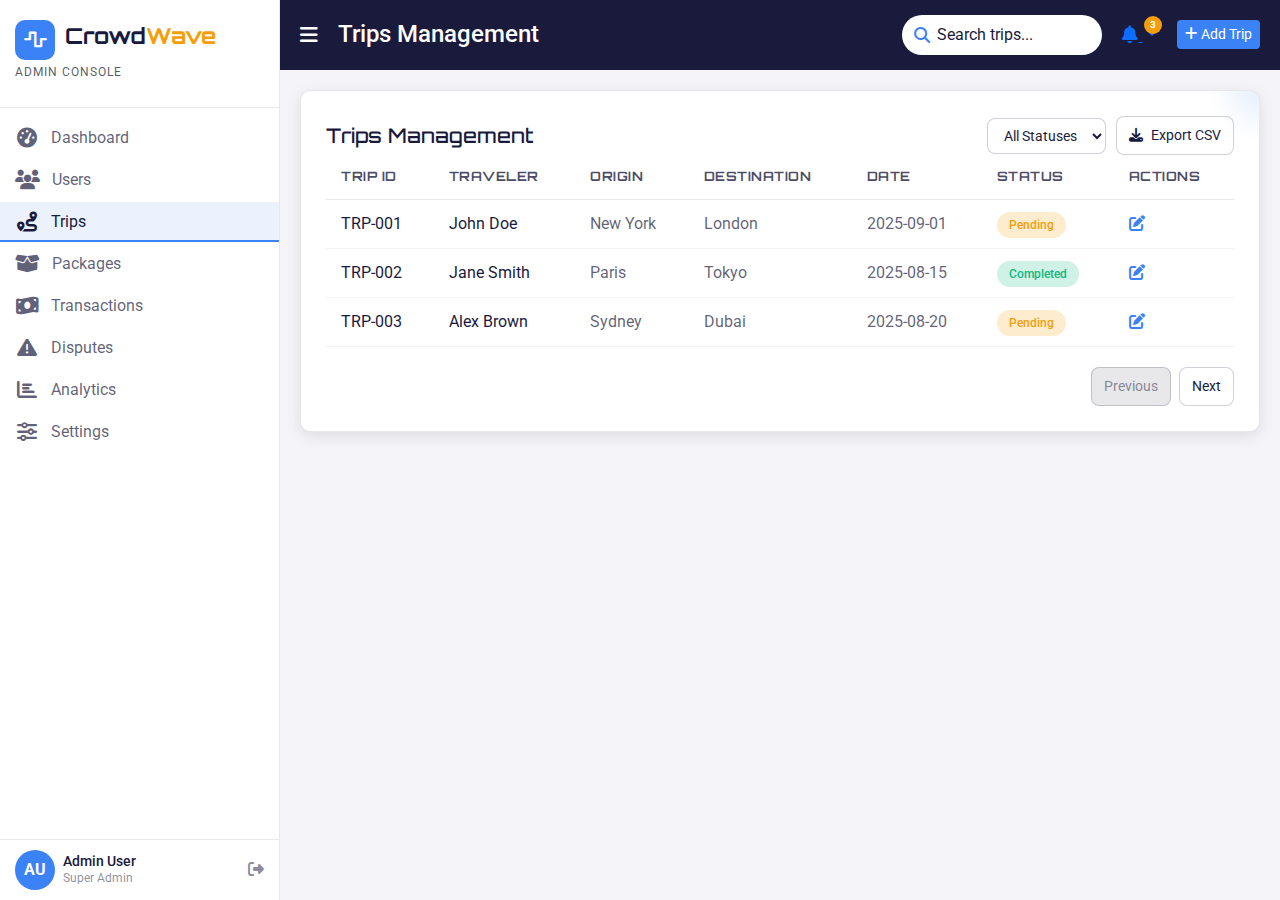
<file: trips.html>
<!DOCTYPE html>
<html lang="en">
<head>
    <meta charset="UTF-8">
    <meta name="viewport" content="width=device-width, initial-scale=1.0">
    <title>CrowdWave | Trips Management</title>
    <!-- Bootstrap 5 -->
    <link href="https://cdn.jsdelivr.net/npm/bootstrap@5.3.0/dist/css/bootstrap.min.css" rel="stylesheet">
    <!-- Font Awesome -->
    <link rel="stylesheet" href="https://cdnjs.cloudflare.com/ajax/libs/font-awesome/6.4.0/css/all.min.css">
    <!-- Google Fonts -->
    <link href="https://fonts.googleapis.com/css2?family=Orbitron:wght@400;500;700&family=Roboto:wght@300;400;500&display=swap" rel="stylesheet">
    <style>
        :root {
            --primary: #1A1A3D; /* Darker navy for text and primary elements */
            --secondary: #3B82F6; /* Softer blue for accents */
            --highlight: #F59E0B; /* Amber for highlights */
            --green: #10B981; /* Emerald green for additional accents */
            --neutral: #FFFFFF; /* White for element backgrounds */
            --page-bg: #F4F4F9; /* Softer grey for page background */
            --sidebar-width: 280px;
            --sidebar-collapsed: 80px;
            --topbar-height: 70px;
        }

        * {
            margin: 0;
            padding: 0;
            box-sizing: border-box;
        }

        body {
            font-family: 'Roboto', sans-serif;
            background-color: var(--page-bg);
            color: var(--primary);
            overflow-x: hidden;
        }

        /* Futuristic Admin Theme */
        .admin-body {
            display: flex;
            min-height: 100vh;
            background-color: var(--page-bg);
            color: var(--primary);
        }

        .admin-main {
            margin-left: var(--sidebar-width);
            width: calc(100% - var(--sidebar-width));
            transition: all 0.3s ease;
        }

        .admin-sidebar.collapsed + .admin-main {
            margin-left: var(--sidebar-collapsed);
            width: calc(100% - var(--sidebar-collapsed));
        }

        /* Sidebar Styles */
        .admin-sidebar {
            width: var(--sidebar-width);
            background: var(--neutral);
            border-right: 1px solid rgba(26, 26, 61, 0.1);
            position: fixed;
            top: 0;
            left: 0;
            min-height: 100vh;
            max-height: 100vh;
            z-index: 1000;
            display: flex;
            flex-direction: column;
            overflow: hidden;
        }

        .admin-sidebar.collapsed {
            width: var(--sidebar-collapsed);
        }

        .admin-sidebar.collapsed .logo-text,
        .admin-sidebar.collapsed .nav-link span,
        .admin-sidebar.collapsed .profile-info,
        .admin-sidebar.collapsed .sidebar-header p {
            display: none;
        }

        .sidebar-header {
            padding: 10px 15px;
            border-bottom: 1px solid rgba(26, 26, 61, 0.1);
            min-height: 40px;
            flex-shrink: 0;
            z-index: 1;
        }

        .logo-container {
            display: flex;
            align-items: center;
            padding-top: 10px;
            gap: 10px;
        }

        .logo-icon {
            min-width: 40px;
            height: 40px;
            background: var(--secondary);
            border-radius: 10px;
            display: flex;
            align-items: center;
            justify-content: center;
            color: var(--neutral);
            font-size: 18px;
            flex-shrink: 0;
        }

        .logo-text {
            font-family: 'Orbitron', sans-serif;
            font-weight: 700;
            font-size: 22px;
            color: var(--primary);
            transition: opacity 0.3s ease;
            white-space: nowrap;
        }

        .logo-text span {
            color: var(--highlight);
        }

        .sidebar-header p {
            font-size: 12px;
            letter-spacing: 1px;
            color: rgba(26, 26, 61, 0.5);
            text-transform: uppercase;
            margin-top: 3px;
            white-space: nowrap;
            transition: opacity 0.3s ease;
        }

        .nav {
            padding: 10px 0;
            flex-grow: 1;
            flex-shrink: 1;
            overflow-y: auto;
            display: flex;
            flex-direction: column;
            gap: 2px;
            scrollbar-width: thin;
            scrollbar-color: rgba(26, 26, 61, 0.2) transparent;
        }

        .nav-item {
            position: relative;
            min-height: 40px;
        }

        .nav-link {
            display: flex;
            align-items: center;
            padding: 8px 15px;
            color: rgba(26, 26, 61, 0.7);
            text-decoration: none;
            transition: all 0.3s ease;
            white-space: nowrap;
            position: relative;
            z-index: 1;
            width: 100%;
            height: 100%;
        }

        .nav-link i {
            font-size: 18px;
            min-width: 24px;
            text-align: center;
            margin-right: 12px;
            transition: margin 0.3s ease;
        }

        .nav::-webkit-scrollbar {
            width: 5px;
        }

        .nav::-webkit-scrollbar-track {
            background: transparent;
        }

        .nav::-webkit-scrollbar-thumb {
            background-color: rgba(26, 26, 61, 0.2);
            border-radius: 10px;
        }

        .admin-sidebar.collapsed .nav-link i {
            margin-right: 0;
        }

        .link-underline {
            position: absolute;
            bottom: 0;
            left: 0;
            width: 0;
            height: 2px;
            background: var(--secondary);
            transition: all 0.3s ease;
            z-index: 0;
        }

        .nav-item.active .link-underline {
            width: 100%;
        }

        .nav-item.active .nav-link {
            color: var(--primary);
            background: rgba(59, 130, 246, 0.1);
            z-index: 2;
        }

        .nav-link:hover {
            color: var(--primary);
            background: rgba(26, 26, 61, 0.05);
            z-index: 2;
        }

        .sidebar-footer {
            padding: 10px 15px;
            border-top: 1px solid rgba(26, 26, 61, 0.1);
            flex-shrink: 0;
            z-index: 1;
        }

        .user-profile {
            display: flex;
            align-items: center;
            gap: 8px;
        }

        .profile-img {
            width: 40px;
            height: 40px;
            border-radius: 50%;
            background: var(--secondary);
            display: flex;
            align-items: center;
            justify-content: center;
            color: var(--neutral);
            font-weight: bold;
            flex-shrink: 0;
        }

        .profile-info {
            flex-grow: 1;
            overflow: hidden;
            transition: opacity 0.3s ease;
        }

        .profile-info h6 {
            margin: 0;
            font-size: 14px;
            color: var(--primary);
            white-space: nowrap;
            overflow: hidden;
            text-overflow: ellipsis;
        }

        .profile-info small {
            font-size: 12px;
            color: rgba(26, 26, 61, 0.5);
            display: block;
            white-space: nowrap;
            overflow: hidden;
            text-overflow: ellipsis;
        }

        .logout-btn {
            color: rgba(26, 26, 61, 0.5);
            transition: all 0.3s ease;
            flex-shrink: 0;
            font-size: 16px;
        }

        .logout-btn:hover {
            color: var(--primary);
        }

        /* Top Bar Styles */
        .admin-topbar {
            height: var(--topbar-height);
            background: var(--primary);
            backdrop-filter: blur(10px);
            border-bottom: 1px solid rgba(26, 26, 61, 0.1);
            padding: 0 20px;
            display: flex;
            align-items: center;
            justify-content: space-between;
            position: sticky;
            top: 0;
            z-index: 100;
        }

        .topbar-left {
            display: flex;
            align-items: center;
        }

        .sidebar-toggle {
            background: none;
            border: none;
            color: var(--neutral);
            font-size: 20px;
            margin-right: 20px;
            cursor: pointer;
            transition: all 0.3s ease;
        }

        .sidebar-toggle:hover {
            color: var(--page-bg);
        }

        .admin-topbar h4 {
            margin: 0;
            font-weight: 500;
            color: var(--neutral);
        }

        .topbar-right {
            display: flex;
            align-items: center;
        }

        .search-box {
            position: relative;
            margin-right: 20px;
        }

        .search-box i {
            position: absolute;
            left: 12px;
            top: 50%;
            transform: translateY(-50%);
            color: var(--secondary);
        }

        .search-box input {
            background: var(--neutral);
            border: none;
            border-radius: 30px;
            padding: 8px 15px 8px 35px;
            color: var(--primary);
            width: 200px;
            transition: all 0.3s ease;
        }

        .search-box input:focus {
            outline: none;
            width: 250px;
            background: var(--neutral);
        }

        .search-box input::placeholder {
            color: var(--primary);
        }

        .notifications.dropdown {
            position: relative;
            margin-right: 20px;
            color: var(--neutral);
            font-size: 18px;
            cursor: pointer;
            transition: all 0.3s ease;
        }

        .notifications.dropdown:hover {
            color: var(--page-bg);
        }

        .notifications .badge {
            position: absolute;
            top: -5px;
            right: -5px;
            background: var(--highlight);
            color: var(--neutral);
            font-size: 10px;
            width: 18px;
            height: 18px;
            border-radius: 50%;
            display: flex;
            align-items: center;
            justify-content: center;
        }

        .notification-dropdown {
            background: var(--neutral);
            border: 1px solid rgba(26, 26, 61, 0.1);
            border-radius: 12px;
            box-shadow: 0 8px 30px rgba(0, 0, 0, 0.1);
            min-width: 300px;
            max-height: 400px;
            overflow-y: auto;
            scrollbar-width: thin;
            scrollbar-color: rgba(59, 130, 246, 0.5) transparent;
        }

        .notification-dropdown .dropdown-header {
            padding: 10px 15px;
            border-bottom: 1px solid rgba(59, 130, 246, 0.2);
            display: flex;
            justify-content: space-between;
            align-items: center;
            font-family: 'Roboto', sans-serif;
            font-size: 14px;
            color: var(--primary);
        }

        .notification-dropdown .dropdown-header button {
            border: 1px solid rgba(59, 130, 246, 0.3);
            border-radius: 8px;
            padding: 4px 10px;
            background: rgba(59, 130, 246, 0.1);
            color: var(--primary);
        }

        .notification-dropdown .dropdown-header button:hover {
            background: rgba(59, 130, 246, 0.15);
        }

        .notification-item {
            padding: 10px 15px;
            border-bottom: 1px solid rgba(59, 130, 246, 0.1);
            display: flex;
            justify-content: space-between;
            align-items: center;
            color: var(--primary);
            transition: background 0.3s ease;
        }

        .notification-item.read {
            color: rgba(26, 26, 61, 0.5);
            background: transparent;
        }

        .notification-item:not(.read) {
            background: rgba(59, 130, 246, 0.05);
        }

        .notification-item a {
            text-decoration: none;
            color: inherit;
            flex-grow: 1;
        }

        .notification-item small {
            color: rgba(26, 26, 61, 0.5);
        }

        .mark-read-btn {
            background: none;
            border: none;
            color: rgba(26, 26, 61, 0.7);
            font-size: 12px;
        }

        /* Main Content Styles */
        .admin-content {
            padding: 20px;
            min-height: calc(100vh - var(--topbar-height));
            background: var(--page-bg);
        }

        /* Trip Card */
        .trip-card {
            background: var(--neutral);
            border-radius: 10px;
            padding: 25px;
            position: relative;
            overflow: hidden;
            border: 1px solid rgba(26, 26, 61, 0.1);
            transition: all 0.3s ease;
            box-shadow: 0 4px 15px rgba(0, 0, 0, 0.1);
        }

        .trip-card:hover {
            transform: translateY(-3px);
            box-shadow: 0 8px 25px rgba(0, 0, 0, 0.15);
        }

        .trip-card::before {
            content: '';
            position: absolute;
            top: -50px;
            right: -50px;
            width: 100px;
            height: 100px;
            background: radial-gradient(circle, rgba(59, 130, 246, 0.3) 0%, transparent 70%);
            border-radius: 50%;
            opacity: 0.4;
        }

        /* Table Styles */
        .trip-table th {
            font-family: 'Orbitron', sans-serif;
            font-size: 13px;
            letter-spacing: 0.5px;
            text-transform: uppercase;
            color: rgba(26, 26, 61, 0.8);
            padding: 12px 15px;
            border-bottom: 1px solid rgba(26, 26, 61, 0.1);
        }

        .trip-table td {
            padding: 12px 15px;
            color: var(--primary);
            vertical-align: middle;
            border-bottom: 1px solid rgba(26, 26, 61, 0.05);
        }

        .trip-table tr:hover {
            background: rgba(59, 130, 246, 0.05);
        }

        .status-badge {
            padding: 6px 12px;
            border-radius: 20px;
            font-size: 12px;
            font-weight: 500;
        }

        .status-badge.completed {
            background: rgba(16, 185, 129, 0.2);
            color: var(--green);
        }

        .status-badge.pending {
            background: rgba(245, 158, 11, 0.2);
            color: var(--highlight);
        }

        .action-btn {
            background: none;
            border: none;
            color: var(--secondary);
            cursor: pointer;
            transition: color 0.3s ease;
        }

        .action-btn:hover {
            color: var(--primary);
        }

        /* Filter Controls */
        .filter-controls {
            display: flex;
            gap: 10px;
            flex-wrap: wrap;
            align-items: center;
        }

        .filter-controls select, .filter-controls button {
            background: var(--neutral);
            border: 1px solid rgba(26, 26, 61, 0.2);
            border-radius: 8px;
            padding: 8px 12px;
            color: var(--primary);
            font-size: 14px;
            transition: all 0.3s ease;
        }

        .filter-controls select:focus, .filter-controls button:hover {
            background: rgba(59, 130, 246, 0.1);
            border-color: var(--secondary);
        }

        .filter-controls button i {
            margin-right: 5px;
        }

        /* Pagination Controls */
        .pagination-controls {
            display: flex;
            justify-content: flex-end;
            gap: 8px;
            margin-top: 20px;
        }

        .pagination-controls button {
            background: var(--neutral);
            border: 1px solid rgba(26, 26, 61, 0.2);
            border-radius: 8px;
            padding: 8px 12px;
            color: var(--primary);
            font-size: 14px;
            transition: all 0.3s ease;
        }

        .pagination-controls button:hover, .pagination-controls button.active {
            background: var(--secondary);
            border-color: var(--secondary);
            color: var(--neutral);
        }

        .pagination-controls button:disabled {
            background: rgba(26, 26, 61, 0.1);
            color: rgba(26, 26, 61, 0.5);
            cursor: not-allowed;
        }

        /* Modal Styles */
        .modal-content {
            background: var(--neutral);
            border: 1px solid rgba(26, 26, 61, 0.1);
            border-radius: 12px;
            box-shadow: 0 8px 30px rgba(0, 0, 0, 0.1);
        }

        .modal-header, .modal-footer {
            border-color: rgba(26, 26, 61, 0.1);
        }

        .modal-title {
            font-family: 'Orbitron', sans-serif;
            color: var(--primary);
        }

        .modal-body label {
            color: rgba(26, 26, 61, 0.7);
            font-size: 14px;
        }

        .modal-body input, .modal-body select {
            background: var(--neutral);
            border: 1px solid rgba(26, 26, 61, 0.2);
            color: var(--primary);
            border-radius: 8px;
            padding: 10px;
        }

        .modal-body input:focus, .modal-body select:focus {
            border-color: var(--secondary);
            background: rgba(59, 130, 246, 0.05);
            outline: none;
        }

        .modal-footer button {
            border-radius: 8px;
            padding: 8px 15px;
            font-size: 14px;
        }

        .modal-footer .btn-cancel {
            background: var(--neutral);
            border: 1px solid rgba(26, 26, 61, 0.2);
            color: var(--primary);
        }

        .modal-footer .btn-cancel:hover {
            background: rgba(26, 26, 61, 0.05);
        }

        .modal-footer .btn-save, .modal-footer .btn-edit {
            background: var(--secondary);
            border: none;
            color: var(--neutral);
        }

        .modal-footer .btn-save:hover, .modal-footer .btn-edit:hover {
            background: var(--primary);
        }

        .btn-close {
            color: var(--primary);
            opacity: 0.7;
        }

        .btn-close:hover {
            opacity: 1;
        }

        /* Responsive Adjustments */
        @media (max-width: 992px) {
            .admin-sidebar {
                width: var(--sidebar-collapsed);
            }
            
            .admin-main {
                margin-left: var(--sidebar-collapsed);
                width: calc(100% - var(--sidebar-collapsed));
            }
            
            .logo-text,
            .nav-link span,
            .profile-info,
            .sidebar-header p {
                display: none;
            }
            
            .logo-container {
                justify-content: center;
            }
            
            .nav-link i {
                margin-right: 0;
            }
            
            .user-profile {
                justify-content: center;
            }
            
            .nav {
                gap: 8px;
            }
            
            .nav-item {
                min-height: 44px;
            }
            
            .nav-link {
                justify-content: center;
                padding: 8px;
            }
        }

        @media (min-width: 992px) {
            .admin-sidebar.collapsed {
                width: var(--sidebar-collapsed);
            }
            
            .admin-sidebar.collapsed .logo-text,
            .admin-sidebar.collapsed .nav-link span,
            .admin-sidebar.collapsed .profile-info,
            .admin-sidebar.collapsed .sidebar-header p {
                display: none;
            }
            
            .admin-sidebar.collapsed .logo-container {
                justify-content: center;
            }
            
            .admin-sidebar.collapsed .nav-link i {
                margin-right: 0;
            }
            
            .admin-sidebar.collapsed .user-profile {
                justify-content: center;
                padding: 8px 5px;
            }
            
            .nav-link i {
                font-size: 20px;
            }
        }

        @media (max-width: 768px) {
            .admin-topbar h4 {
                display: none;
            }
            
            .search-box input {
                width: 150px;
            }
            
            .search-box input:focus {
                width: 180px;
            }
            
            .filter-controls {
                flex-direction: column;
                align-items: stretch;
            }
        }
    </style>
</head>
<body class="admin-body">
    <!-- Sidebar -->
    <div class="admin-sidebar">
        <div class="sidebar-header">
            <div class="logo-container">
                <div class="logo-icon">
                    <i class="fas fa-wave-square"></i>
                </div>
                <h1 class="logo-text">Crowd<span>Wave</span></h1>
            </div>
            <p class="text-muted">ADMIN CONSOLE</p>
        </div>
        <ul class="nav flex-column">
            <li class="nav-item">
                <a class="nav-link" href="index.html">
                    <i class="fas fa-tachometer-alt"></i>
                    <span>Dashboard</span>
                    <div class="link-underline"></div>
                </a>
            </li>
            <li class="nav-item">
                <a class="nav-link" href="users.html">
                    <i class="fas fa-users"></i>
                    <span>Users</span>
                    <div class="link-underline"></div>
                </a>
            </li>
            <li class="nav-item active">
                <a class="nav-link" href="trips.html">
                    <i class="fas fa-route"></i>
                    <span>Trips</span>
                    <div class="link-underline"></div>
                </a>
            </li>
            <li class="nav-item">
                <a class="nav-link" href="packages.html">
                    <i class="fas fa-box-open"></i>
                    <span>Packages</span>
                    <div class="link-underline"></div>
                </a>
            </li>
            <li class="nav-item">
                <a class="nav-link" href="transactions.html">
                    <i class="fas fa-money-bill-wave"></i>
                    <span>Transactions</span>
                    <div class="link-underline"></div>
                </a>
            </li>
            <li class="nav-item">
                <a class="nav-link" href="disputes.html">
                    <i class="fas fa-exclamation-triangle"></i>
                    <span>Disputes</span>
                    <div class="link-underline"></div>
                </a>
            </li>
            <li class="nav-item">
                <a class="nav-link" href="analytics.html">
                    <i class="fas fa-chart-bar"></i>
                    <span>Analytics</span>
                    <div class="link-underline"></div>
                </a>
            </li>
            <li class="nav-item">
                <a class="nav-link" href="settings.html">
                    <i class="fas fa-sliders-h"></i>
                    <span>Settings</span>
                    <div class="link-underline"></div>
                </a>
            </li>
        </ul>
        <div class="sidebar-footer">
            <div class="user-profile">
                <div class="profile-img">
                    <span>AU</span>
                </div>
                <div class="profile-info">
                    <h6>Admin User</h6>
                    <small>Super Admin</small>
                </div>
                <a href="#" class="logout-btn">
                    <i class="fas fa-sign-out-alt"></i>
                </a>
            </div>
        </div>
    </div>

    <!-- Main Content -->
    <div class="admin-main">
        <!-- Top Bar -->
        <nav class="admin-topbar">
            <div class="topbar-left">
                <button class="sidebar-toggle">
                    <i class="fas fa-bars"></i>
                </button>
                <h4>Trips Management</h4>
            </div>
            <div class="topbar-right">
                <div class="search-box">
                    <i class="fas fa-search"></i>
                    <input type="text" placeholder="Search trips..." id="searchInput">
                </div>
                <div class="notifications dropdown">
                    <a href="#" class="dropdown-toggle" data-bs-toggle="dropdown" aria-expanded="false">
                        <i class="fas fa-bell"></i>
                        <span class="badge" id="notificationBadge">0</span>
                    </a>
                    <div class="dropdown-menu dropdown-menu-end notification-dropdown">
                        <div class="dropdown-header">
                            <span>Notifications</span>
                            <button class="btn btn-sm" id="clearNotifications">
                                <i class="fas fa-trash mr-1"></i> Clear All
                            </button>
                        </div>
                        <div id="notificationList"></div>
                    </div>
                </div>
                <div class="quick-actions">
                    <a href="add-trip.html" class="btn btn-sm" style="background: var(--secondary); color: var(--neutral); border: none;">
                        <i class="fas fa-plus"></i> Add Trip
                    </a>
                </div>
            </div>
        </nav>

        <!-- Trips Content -->
        <div class="admin-content">
            <div class="trip-card">
                <div class="card-header d-flex justify-content-between align-items-center">
                    <h5 style="margin: 0; font-family: 'Orbitron', sans-serif; color: var(--primary); font-weight: 500;">Trips Management</h5>
                    <div class="filter-controls">
                        <select id="statusFilter">
                            <option value="All">All Statuses</option>
                            <option value="Pending">Pending</option>
                            <option value="Completed">Completed</option>
                        </select>
                        <button id="exportCSV"><i class="fas fa-download"></i> Export CSV</button>
                    </div>
                </div>
                <div class="card-body">
                    <div class="table-responsive">
                        <table class="trip-table w-100">
                            <thead>
                                <tr>
                                    <th>Trip ID</th>
                                    <th>Traveler</th>
                                    <th>Origin</th>
                                    <th>Destination</th>
                                    <th>Date</th>
                                    <th>Status</th>
                                    <th>Actions</th>
                                </tr>
                            </thead>
                            <tbody id="tripTable"></tbody>
                        </table>
                    </div>
                    <div class="pagination-controls">
                        <button id="prevPage" disabled>Previous</button>
                        <button id="nextPage">Next</button>
                    </div>
                </div>
            </div>
        </div>

        <!-- View Trip Modal -->
        <div class="modal fade" id="viewTripModal" tabindex="-1" aria-labelledby="viewTripModalLabel" aria-hidden="true">
            <div class="modal-dialog modal-lg modal-dialog-centered">
                <div class="modal-content">
                    <div class="modal-header">
                        <h5 class="modal-title" id="viewTripModalLabel">Trip Details</h5>
                        <button type="button" class="btn-close" data-bs-dismiss="modal" aria-label="Close"></button>
                    </div>
                    <div class="modal-body">
                        <div class="row">
                            <div class="col-md-6 mb-3">
                                <label class="form-label">Trip ID</label>
                                <input type="text" class="form-control" id="viewTripId" readonly>
                            </div>
                            <div class="col-md-6 mb-3">
                                <label class="form-label">Traveler</label>
                                <input type="text" class="form-control" id="viewTripTraveler" readonly>
                            </div>
                            <div class="col-md-6 mb-3">
                                <label class="form-label">Origin</label>
                                <input type="text" class="form-control" id="viewTripOrigin" readonly>
                            </div>
                            <div class="col-md-6 mb-3">
                                <label class="form-label">Destination</label>
                                <input type="text" class="form-control" id="viewTripDestination" readonly>
                            </div>
                            <div class="col-md-6 mb-3">
                                <label class="form-label">Date</label>
                                <input type="text" class="form-control" id="viewTripDate" readonly>
                            </div>
                            <div class="col-md-6 mb-3">
                                <label class="form-label">Status</label>
                                <input type="text" class="form-control" id="viewTripStatus" readonly>
                            </div>
                        </div>
                    </div>
                    <div class="modal-footer">
                        <button type="button" class="btn btn-sm btn-cancel" data-bs-dismiss="modal">Close</button>
                        <button type="button" class="btn btn-sm btn-edit" data-bs-toggle="modal" data-bs-target="#editTripModal" onclick="openEditFromView()">Edit Trip</button>
                    </div>
                </div>
            </div>
        </div>

        <!-- Edit Trip Modal -->
        <div class="modal fade" id="editTripModal" tabindex="-1" aria-labelledby="editTripModalLabel" aria-hidden="true">
            <div class="modal-dialog modal-dialog-centered">
                <div class="modal-content">
                    <div class="modal-header">
                        <h5 class="modal-title" id="editTripModalLabel">Edit Trip</h5>
                        <button type="button" class="btn-close" data-bs-dismiss="modal" aria-label="Close"></button>
                    </div>
                    <div class="modal-body">
                        <div class="mb-3">
                            <label for="tripId" class="form-label">Trip ID</label>
                            <input type="text" class="form-control" id="tripId" readonly>
                        </div>
                        <div class="mb-3">
                            <label for="tripTraveler" class="form-label">Traveler</label>
                            <input type="text" class="form-control" id="tripTraveler">
                        </div>
                        <div class="mb-3">
                            <label for="tripOrigin" class="form-label">Origin</label>
                            <input type="text" class="form-control" id="tripOrigin">
                        </div>
                        <div class="mb-3">
                            <label for="tripDestination" class="form-label">Destination</label>
                            <input type="text" class="form-control" id="tripDestination">
                        </div>
                        <div class="mb-3">
                            <label for="tripDate" class="form-label">Date</label>
                            <input type="date" class="form-control" id="tripDate">
                        </div>
                        <div class="mb-3">
                            <label for="tripStatus" class="form-label">Status</label>
                            <select class="form-select" id="tripStatus">
                                <option value="Pending">Pending</option>
                                <option value="Completed">Completed</option>
                            </select>
                        </div>
                    </div>
                    <div class="modal-footer">
                        <button type="button" class="btn btn-sm btn-cancel" data-bs-dismiss="modal">Cancel</button>
                        <button type="button" class="btn btn-sm btn-save" onclick="saveTrip()">Save</button>
                    </div>
                </div>
            </div>
        </div>
    </div>

    <!-- Bootstrap JS -->
    <script src="https://cdn.jsdelivr.net/npm/bootstrap@5.3.0/dist/js/bootstrap.bundle.min.js"></script>
    <!-- Custom JS -->
    <script>
        // Sidebar toggle functionality
        document.querySelector('.sidebar-toggle').addEventListener('click', function() {
            const sidebar = document.querySelector('.admin-sidebar');
            const mainContent = document.querySelector('.admin-main');
            
            sidebar.classList.toggle('collapsed');
            mainContent.classList.toggle('expanded');
            
            localStorage.setItem('sidebarCollapsed', sidebar.classList.contains('collapsed'));
        });

        // Check localStorage for saved state on page load
        document.addEventListener('DOMContentLoaded', function() {
            const isCollapsed = localStorage.getItem('sidebarCollapsed') === 'true';
            const sidebar = document.querySelector('.admin-sidebar');
            const mainContent = document.querySelector('.admin-main');
            
            if (isCollapsed) {
                sidebar.classList.add('collapsed');
                mainContent.classList.add('expanded');
            }

            // Sample trip data
            const trips = [
                { id: 'TRP-001', traveler: 'John Doe', origin: 'New York', destination: 'London', date: '2025-09-01', status: 'Pending' },
                { id: 'TRP-002', traveler: 'Jane Smith', origin: 'Paris', destination: 'Tokyo', date: '2025-08-15', status: 'Completed' },
                { id: 'TRP-003', traveler: 'Alex Brown', origin: 'Sydney', destination: 'Dubai', date: '2025-08-20', status: 'Pending' },
                { id: 'TRP-004', traveler: 'Sarah Wilson', origin: 'Toronto', destination: 'Miami', date: '2025-09-10', status: 'Completed' },
                { id: 'TRP-005', traveler: 'Mike Johnson', origin: 'Berlin', destination: 'Singapore', date: '2025-08-25', status: 'Pending' },
            ];

            // Store trips in localStorage to share with add-trip.html
            localStorage.setItem('trips', JSON.stringify(trips));

            // Pagination state
            let currentPage = 1;
            const tripsPerPage = 3;

            // Filter and search functionality
            const statusFilter = document.getElementById('statusFilter');
            const searchInput = document.getElementById('searchInput');
            const tripTable = document.getElementById('tripTable');
            const prevPageBtn = document.getElementById('prevPage');
            const nextPageBtn = document.getElementById('nextPage');

            function renderTrips(page) {
                const trips = JSON.parse(localStorage.getItem('trips')) || [];
                const status = statusFilter.value;
                const search = searchInput.value.toLowerCase();
                const filteredTrips = trips.filter(trip => 
                    (status === 'All' || trip.status === status) &&
                    (trip.traveler.toLowerCase().includes(search) || 
                     trip.origin.toLowerCase().includes(search) || 
                     trip.destination.toLowerCase().includes(search))
                );

                const start = (page - 1) * tripsPerPage;
                const end = start + tripsPerPage;
                const paginatedTrips = filteredTrips.slice(start, end);

                tripTable.innerHTML = '';
                paginatedTrips.forEach(trip => {
                    const row = document.createElement('tr');
                    row.innerHTML = `
                        <td>${trip.id}</td>
                        <td><a href="#" class="text-decoration-none" style="color: var(--primary);" data-bs-toggle="modal" data-bs-target="#viewTripModal" onclick="viewTrip('${trip.id}')">${trip.traveler}</a></td>
                        <td style="color: rgba(26, 26, 61, 0.7);">${trip.origin}</td>
                        <td style="color: rgba(26, 26, 61, 0.7);">${trip.destination}</td>
                        <td style="color: rgba(26, 26, 61, 0.7);">${trip.date}</td>
                        <td><span class="status-badge ${trip.status.toLowerCase()}">${trip.status}</span></td>
                        <td>
                            <button class="action-btn" data-bs-toggle="modal" data-bs-target="#editTripModal" onclick="openEditModal('${trip.id}', '${trip.traveler}', '${trip.origin}', '${trip.destination}', '${trip.date}', '${trip.status}')"><i class="fas fa-edit"></i></button>
                        </td>
                    `;
                    tripTable.appendChild(row);
                });

                prevPageBtn.disabled = page === 1;
                nextPageBtn.disabled = end >= filteredTrips.length;
            }

            function filterTrips() {
                currentPage = 1;
                renderTrips(currentPage);
            }

            statusFilter.addEventListener('change', filterTrips);
            searchInput.addEventListener('input', filterTrips);

            prevPageBtn.addEventListener('click', () => {
                if (currentPage > 1) {
                    currentPage--;
                    renderTrips(currentPage);
                }
            });

            nextPageBtn.addEventListener('click', () => {
                currentPage++;
                renderTrips(currentPage);
            });

            document.getElementById('exportCSV').addEventListener('click', function() {
                const trips = JSON.parse(localStorage.getItem('trips')) || [];
                const csv = ['Trip ID,Traveler,Origin,Destination,Date,Status',
                    ...trips.map(t => `${t.id},${t.traveler},${t.origin},${t.destination},${t.date},${t.status}`)
                ].join('\n');
                const blob = new Blob([csv], { type: 'text/csv' });
                const url = window.URL.createObjectURL(blob);
                const a = document.createElement('a');
                a.href = url;
                a.download = 'trips.csv';
                a.click();
                window.URL.revokeObjectURL(url);
            });

            window.viewTrip = function(id) {
                const trips = JSON.parse(localStorage.getItem('trips')) || [];
                const trip = trips.find(t => t.id === id);
                if (trip) {
                    document.getElementById('viewTripId').value = trip.id;
                    document.getElementById('viewTripTraveler').value = trip.traveler;
                    document.getElementById('viewTripOrigin').value = trip.origin;
                    document.getElementById('viewTripDestination').value = trip.destination;
                    document.getElementById('viewTripDate').value = trip.date;
                    document.getElementById('viewTripStatus').value = trip.status;
                }
            };

            window.openEditModal = function(id, traveler, origin, destination, date, status) {
                document.getElementById('tripId').value = id;
                document.getElementById('tripTraveler').value = traveler;
                document.getElementById('tripOrigin').value = origin;
                document.getElementById('tripDestination').value = destination;
                document.getElementById('tripDate').value = date;
                document.getElementById('tripStatus').value = status;
            };

            window.openEditFromView = function() {
                const id = document.getElementById('viewTripId').value;
                const traveler = document.getElementById('viewTripTraveler').value;
                const origin = document.getElementById('viewTripOrigin').value;
                const destination = document.getElementById('viewTripDestination').value;
                const date = document.getElementById('viewTripDate').value;
                const status = document.getElementById('viewTripStatus').value;
                bootstrap.Modal.getInstance(document.getElementById('viewTripModal')).hide();
                openEditModal(id, traveler, origin, destination, date, status);
            };

            window.saveTrip = function() {
                const id = document.getElementById('tripId').value;
                const traveler = document.getElementById('tripTraveler').value;
                const origin = document.getElementById('tripOrigin').value;
                const destination = document.getElementById('tripDestination').value;
                const date = document.getElementById('tripDate').value;
                const status = document.getElementById('tripStatus').value;
                const trips = JSON.parse(localStorage.getItem('trips')) || [];
                const tripIndex = trips.findIndex(t => t.id === id);
                if (tripIndex !== -1) {
                    trips[tripIndex] = { id, traveler, origin, destination, date, status };
                    localStorage.setItem('trips', JSON.stringify(trips));
                    renderTrips(currentPage);
                    bootstrap.Modal.getInstance(document.getElementById('editTripModal')).hide();
                }
            };

            // Notification functionality
            const initialNotifications = [
                { id: 1, message: 'New dispute (DSP-001) raised by Jane Smith.', time: '2025-08-07 10:00', read: false, link: 'disputes.html' },
                { id: 2, message: 'User John Doe registered.', time: '2025-08-07 09:30', read: false, link: 'users.html' },
                { id: 3, message: 'Trip TRP-001 completed successfully.', time: '2025-08-07 08:45', read: false, link: 'trips.html' }
            ];

            let notifications = JSON.parse(localStorage.getItem('notifications')) || initialNotifications;
            const notificationBadge = document.getElementById('notificationBadge');
            const notificationList = document.getElementById('notificationList');
            const clearNotifications = document.getElementById('clearNotifications');

            function renderNotifications() {
                const unreadCount = notifications.filter(n => !n.read).length;
                notificationBadge.textContent = unreadCount;
                notificationBadge.style.display = unreadCount > 0 ? 'flex' : 'none';

                notificationList.innerHTML = notifications.length === 0
                    ? '<div style="padding: 10px; text-align: center; color: rgba(26,26,61,0.7);">No notifications</div>'
                    : notifications.map(n => `
                        <div class="dropdown-item notification-item ${n.read ? 'read' : ''}">
                            <a href="${n.link}" style="text-decoration: none; color: inherit; flex-grow: 1;">
                                <div>${n.message}</div>
                                <small>${n.time}</small>
                            </a>
                            <button class="btn btn-sm mark-read-btn" data-id="${n.id}">
                                <i class="fas fa-check-circle"></i>
                            </button>
                        </div>
                    `).join('');

                document.querySelectorAll('.mark-read-btn').forEach(btn => {
                    btn.addEventListener('click', function() {
                        const id = parseInt(this.dataset.id);
                        const notification = notifications.find(n => n.id === id);
                        if (notification) {
                            notification.read = true;
                            localStorage.setItem('notifications', JSON.stringify(notifications));
                            renderNotifications();
                        }
                    });
                });
            }

            clearNotifications.addEventListener('click', function() {
                notifications = [];
                localStorage.setItem('notifications', JSON.stringify(notifications));
                renderNotifications();
            });

            setInterval(() => {
                const newId = notifications.length ? Math.max(...notifications.map(n => n.id)) + 1 : 1;
                const newNotification = {
                    id: newId,
                    message: `New event ${newId} occurred.`,
                    time: new Date().toISOString().slice(0, 16).replace('T', ' '),
                    read: false,
                    link: 'index.html'
                };
                notifications.unshift(newNotification);
                localStorage.setItem('notifications', JSON.stringify(notifications));
                renderNotifications();
            }, 60000);

            // Initial render
            renderTrips(currentPage);
            renderNotifications();
        });
    </script>
</body>
</html>
</file>
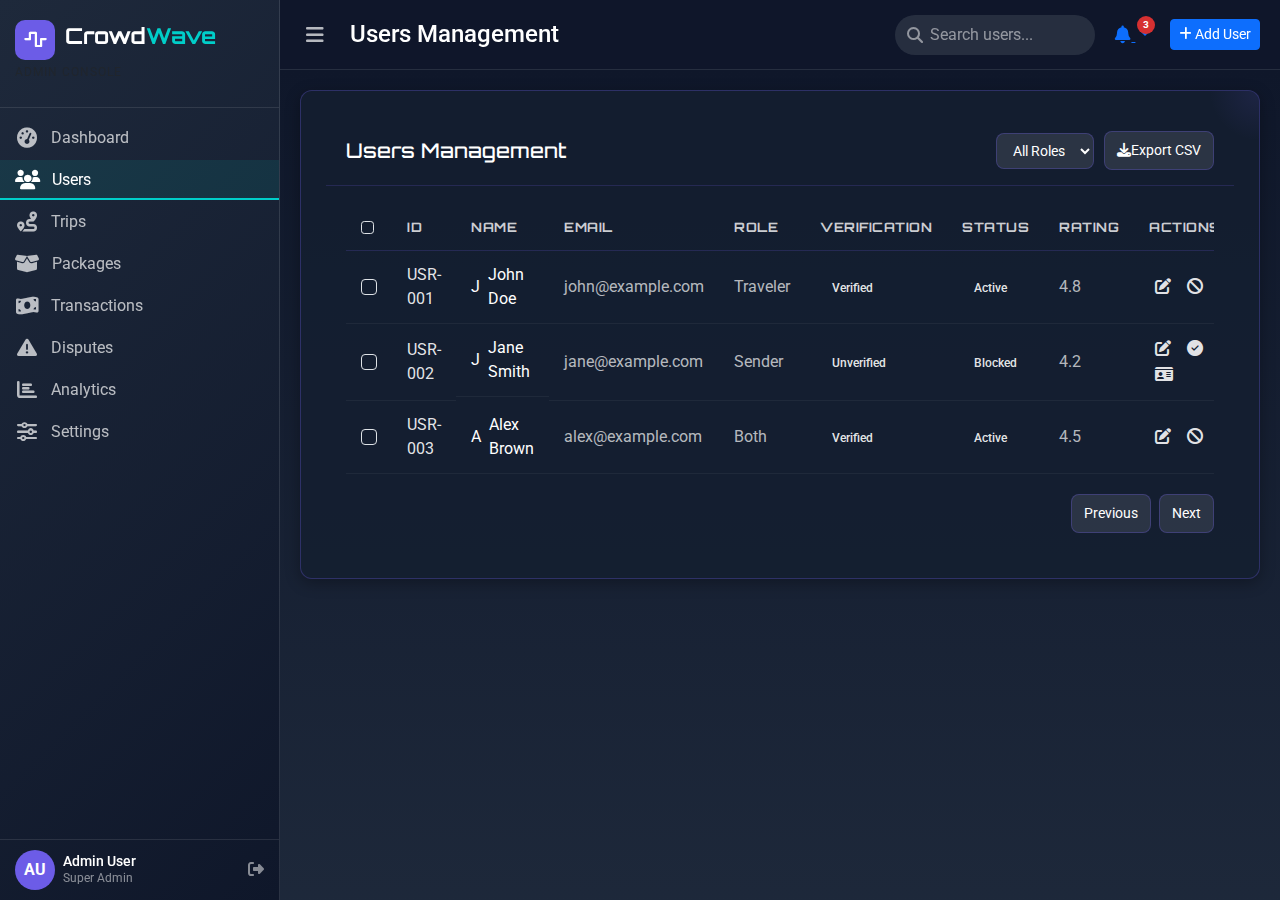
<file: users.html>
<!DOCTYPE html>
<html lang="en">
<head>
    <meta charset="UTF-8">
    <meta name="viewport" content="width=device-width, initial-scale=1.0">
    <title>CrowdWave | Users Management</title>
    <!-- Bootstrap 5 -->
    <link href="https://cdn.jsdelivr.net/npm/bootstrap@5.3.0/dist/css/bootstrap.min.css" rel="stylesheet">
    <!-- Font Awesome -->
    <link rel="stylesheet" href="https://cdnjs.cloudflare.com/ajax/libs/font-awesome/6.4.0/css/all.min.css">
    <!-- Google Fonts -->
    <link href="https://fonts.googleapis.com/css2?family=Orbitron:wght@400;500;700&family=Roboto:wght@300;400;500&display=swap" rel="stylesheet">
    <style>
        :root {
            --primary: #6c5ce7;
            --primary-dark: #5649c0;
            --secondary: #00cec9;
            --success: #00b894;
            --danger: #d63031;
            --warning: #fdcb6e;
            --info: #0984e3;
            --dark: #2d3436;
            --light: #f5f6fa;
            --gray: #636e72;
            --gray-light: #dfe6e9;
            --sidebar-width: 280px;
            --sidebar-collapsed: 80px;
            --topbar-height: 70px;
        }

        body {
            font-family: 'Roboto', sans-serif;
            background-color: #f8f9fa;
            color: #333;
            overflow-x: hidden;
        }

        .admin-body {
            display: flex;
            min-height: 100vh;
            background-color: #0f172a;
            color: #e2e8f0;
        }

        .admin-main {
            margin-left: var(--sidebar-width);
            width: calc(100% - var(--sidebar-width));
            transition: all 0.3s ease;
        }

        .admin-sidebar.collapsed + .admin-main {
            margin-left: var(--sidebar-collapsed);
            width: calc(100% - var(--sidebar-collapsed));
        }

        /* Sidebar Styles */
        .admin-sidebar {
            width: var(--sidebar-width);
            background: linear-gradient(135deg, #1e293b 0%, #0f172a 100%);
            border-right: 1px solid rgba(255, 255, 255, 0.1);
            position: fixed;
            top: 0;
            left: 0;
            min-height: 100vh;
            max-height: 100vh;
            z-index: 1000;
            display: flex;
            flex-direction: column;
            overflow: hidden;
        }

        .admin-sidebar.collapsed {
            width: var(--sidebar-collapsed);
        }

        .admin-sidebar.collapsed .logo-text,
        .admin-sidebar.collapsed .nav-link span,
        .admin-sidebar.collapsed .profile-info,
        .admin-sidebar.collapsed .sidebar-header p {
            display: none;
        }

        .sidebar-header {
            padding: 10px 15px;
            border-bottom: 1px solid rgba(255, 255, 255, 0.1);
            min-height: 40px;
            flex-shrink: 0;
            z-index: 1;
        }

        .logo-container {
            display: flex;
            align-items: center;
            padding-top: 10px;
            gap: 10px;
        }

        .logo-icon {
            min-width: 40px;
            height: 40px;
            background: var(--primary);
            border-radius: 10px;
            display: flex;
            align-items: center;
            justify-content: center;
            color: white;
            font-size: 18px;
            flex-shrink: 0;
        }

        .logo-text {
            font-family: 'Orbitron', sans-serif;
            font-weight: 700;
            font-size: 22px;
            color: white;
            transition: opacity 0.3s ease;
            white-space: nowrap;
        }

        .logo-text span {
            color: var(--secondary);
        }

        .sidebar-header p {
            font-size: 12px;
            letter-spacing: 1px;
            color: rgba(255, 255, 255, 0.5);
            text-transform: uppercase;
            margin-top: 3px;
            white-space: nowrap;
            transition: opacity 0.3s ease;
        }

        .nav {
            padding: 10px 0;
            flex-grow: 1;
            flex-shrink: 1;
            overflow-y: auto;
            display: flex;
            flex-direction: column;
            gap: 2px;
            scrollbar-width: thin;
            scrollbar-color: rgba(255, 255, 255, 0.1) transparent;
        }

        .nav-item {
            position: relative;
            min-height: 40px;
        }

        .nav-link {
            display: flex;
            align-items: center;
            padding: 8px 15px;
            color: rgba(255, 255, 255, 0.7);
            text-decoration: none;
            transition: all 0.3s ease;
            white-space: nowrap;
            position: relative;
            z-index: 1;
            width: 100%;
            height: 100%;
        }

        .nav-link i {
            font-size: 18px;
            min-width: 24px;
            text-align: center;
            margin-right: 12px;
            transition: margin 0.3s ease;
        }

        .nav::-webkit-scrollbar {
            width: 5px;
        }

        .nav::-webkit-scrollbar-track {
            background: transparent;
        }

        .nav::-webkit-scrollbar-thumb {
            background-color: rgba(255, 255, 255, 0.1);
            border-radius: 10px;
        }

        .admin-sidebar.collapsed .nav-link i {
            margin-right: 0;
        }

        .link-underline {
            position: absolute;
            bottom: 0;
            left: 0;
            width: 0;
            height: 2px;
            background: var(--secondary);
            transition: all 0.3s ease;
            z-index: 0;
        }

        .nav-item.active .link-underline {
            width: 100%;
        }

        .nav-item.active .nav-link {
            color: white;
            background: rgba(0, 206, 201, 0.1);
            z-index: 2;
        }

        .nav-link:hover {
            color: white;
            background: rgba(255, 255, 255, 0.05);
            z-index: 2;
        }

        .sidebar-footer {
            padding: 10px 15px;
            border-top: 1px solid rgba(255, 255, 255, 0.1);
            flex-shrink: 0;
            z-index: 1;
        }

        .user-profile {
            display: flex;
            align-items: center;
            gap: 8px;
        }

        .profile-img {
            width: 40px;
            height: 40px;
            border-radius: 50%;
            background: var(--primary);
            display: flex;
            align-items: center;
            justify-content: center;
            color: white;
            font-weight: bold;
            flex-shrink: 0;
        }

        .profile-info {
            flex-grow: 1;
            overflow: hidden;
            transition: opacity 0.3s ease;
        }

        .profile-info h6 {
            margin: 0;
            font-size: 14px;
            color: white;
            white-space: nowrap;
            overflow: hidden;
            text-overflow: ellipsis;
        }

        .profile-info small {
            font-size: 12px;
            color: rgba(255, 255, 255, 0.5);
            display: block;
            white-space: nowrap;
            overflow: hidden;
            text-overflow: ellipsis;
        }

        .logout-btn {
            color: rgba(255, 255, 255, 0.5);
            transition: all 0.3s ease;
            flex-shrink: 0;
            font-size: 16px;
        }

        .logout-btn:hover {
            color: white;
        }

        /* Top Bar Styles */
        .admin-topbar {
            height: var(--topbar-height);
            background: rgba(15, 23, 42, 0.8);
            backdrop-filter: blur(10px);
            border-bottom: 1px solid rgba(255, 255, 255, 0.1);
            padding: 0 20px;
            display: flex;
            align-items: center;
            justify-content: space-between;
            position: sticky;
            top: 0;
            z-index: 100;
        }

        .topbar-left {
            display: flex;
            align-items: center;
        }

        .sidebar-toggle {
            background: none;
            border: none;
            color: rgba(255, 255, 255, 0.7);
            font-size: 20px;
            margin-right: 20px;
            cursor: pointer;
            transition: all 0.3s ease;
        }

        .sidebar-toggle:hover {
            color: white;
        }

        .admin-topbar h4 {
            margin: 0;
            font-weight: 500;
            color: white;
        }

        .topbar-right {
            display: flex;
            align-items: center;
        }

        .search-box {
            position: relative;
            margin-right: 20px;
        }

        .search-box i {
            position: absolute;
            left: 12px;
            top: 50%;
            transform: translateY(-50%);
            color: rgba(255, 255, 255, 0.5);
        }

        .search-box input {
            background: rgba(255, 255, 255, 0.1);
            border: none;
            border-radius: 30px;
            padding: 8px 15px 8px 35px;
            color: white;
            width: 200px;
            transition: all 0.3s ease;
        }

        .search-box input:focus {
            outline: none;
            width: 250px;
            background: rgba(255, 255, 255, 0.15);
        }

        .search-box input::placeholder {
            color: rgba(255, 255, 255, 0.5);
        }

        .notifications {
            position: relative;
            margin-right: 20px;
            color: rgba(255, 255, 255, 0.7);
            font-size: 18px;
            cursor: pointer;
            transition: all 0.3s ease;
        }

        .notifications:hover {
            color: white;
        }

        .notifications .badge {
            position: absolute;
            top: -5px;
            right: -5px;
            background: var(--danger);
            color: white;
            font-size: 10px;
            width: 18px;
            height: 18px;
            border-radius: 50%;
            display: flex;
            align-items: center;
            justify-content: center;
        }

        /* Main Content Styles */
        .admin-content {
            padding: 20px;
            min-height: calc(100vh - var(--topbar-height));
            background: linear-gradient(180deg, rgba(15, 23, 42, 1) 0%, rgba(30, 41, 59, 0.95) 100%);
        }

        .user-card {
            background: rgba(20, 30, 48, 0.85);
            border: 1px solid rgba(108, 92, 231, 0.3);
            border-radius: 12px;
            padding: 25px;
            position: relative;
            overflow: hidden;
            transition: all 0.3s ease;
            box-shadow: 0 4px 15px rgba(0, 0, 0, 0.3);
        }

        .user-card:hover {
            transform: translateY(-3px);
            box-shadow: 0 8px 25px rgba(108, 92, 231, 0.2);
            border-color: rgba(108, 92, 231, 0.5);
        }

        .user-card::before {
            content: '';
            position: absolute;
            top: -50px;
            right: -50px;
            width: 100px;
            height: 100px;
            background: radial-gradient(circle, rgba(108, 92, 231, 0.3) 0%, transparent 70%);
            border-radius: 50%;
            opacity: 0.4;
        }

        .user-table th {
            font-family: 'Orbitron', sans-serif;
            font-size: 13px;
            letter-spacing: 0.5px;
            text-transform: uppercase;
            color: rgba(255, 255, 255, 0.8);
            padding: 12px 15px;
            border-bottom: 1px solid rgba(108, 92, 231, 0.2);
        }

        .user-table td {
            padding: 12px 15px;
            color: rgba(255, 255, 255, 0.9);
            vertical-align: middle;
            border-bottom: 1px solid rgba(255, 255, 255, 0.05);
        }

        .user-table tr:hover {
            background: rgba(108, 92, 231, 0.1);
        }

        .status-badge {
            padding: 6px 12px;
            border-radius: 20px;
            font-size: 12px;
            font-weight: 500;
        }

        .action-btn {
            background: none;
            border: none;
            color: inherit;
            cursor: pointer;
            transition: color 0.3s ease;
        }

        .action-btn:hover {
            color: white;
        }

        .filter-controls {
            display: flex;
            gap: 10px;
            flex-wrap: wrap;
            align-items: center;
        }

        .filter-controls select, .filter-controls button {
            background: rgba(255, 255, 255, 0.1);
            border: 1px solid rgba(108, 92, 231, 0.3);
            border-radius: 8px;
            padding: 8px 12px;
            color: white;
            font-size: 14px;
            transition: all 0.3s ease;
        }

        .filter-controls select:focus, .filter-controls button:hover {
            background: rgba(108, 92, 231, 0.2);
            border-color: var(--primary);
        }

        .pagination-controls {
            display: flex;
            justify-content: flex-end;
            gap: 8px;
            margin-top: 20px;
        }

        .pagination-controls button {
            background: rgba(255, 255, 255, 0.1);
            border: 1px solid rgba(108, 92, 231, 0.3);
            border-radius: 8px;
            padding: 8px 12px;
            color: white;
            font-size: 14px;
            transition: all 0.3s ease;
        }

        .pagination-controls button:hover, .pagination-controls button.active {
            background: var(--primary);
            border-color: var(--primary-dark);
        }

        .modal-content {
            background: rgba(20, 30, 48, 0.95);
            border: 1px solid rgba(108, 92, 231, 0.4);
            border-radius: 12px;
            box-shadow: 0 8px 30px rgba(0, 0, 0, 0.4);
        }

        .modal-header, .modal-footer {
            border-color: rgba(108, 92, 231, 0.2);
        }

        .modal-title {
            font-family: 'Orbitron', sans-serif;
            color: white;
        }

        .modal-body label {
            color: rgba(255, 255, 255, 0.7);
            font-size: 14px;
        }

        .modal-body input, .modal-body select {
            background: rgba(255, 255, 255, 0.1);
            border: 1px solid rgba(108, 92, 231, 0.3);
            color: white;
            border-radius: 8px;
            padding: 10px;
        }

        .modal-body input:focus, .modal-body select:focus {
            border-color: var(--primary);
            background: rgba(108, 92, 231, 0.1);
            outline: none;
        }

        /* Responsive Adjustments */
        @media (max-width: 992px) {
            .admin-sidebar {
                width: var(--sidebar-collapsed);
            }
            
            .admin-main {
                margin-left: var(--sidebar-collapsed);
                width: calc(100% - var(--sidebar-collapsed));
            }
            
            .logo-text,
            .nav-link span,
            .profile-info,
            .sidebar-header p {
                display: none;
            }
            
            .logo-container {
                justify-content: center;
            }
            
            .nav-link i {
                margin-right: 0;
            }
            
            .user-profile {
                justify-content: center;
            }
            
            .nav {
                gap: 8px;
            }
            
            .nav-item {
                min-height: 44px;
            }
            
            .nav-link {
                justify-content: center;
                padding: 8px;
            }
        }

        @media (min-width: 992px) {
            .admin-sidebar.collapsed {
                width: var(--sidebar-collapsed);
            }
            
            .admin-sidebar.collapsed .logo-text,
            .admin-sidebar.collapsed .nav-link span,
            .admin-sidebar.collapsed .profile-info,
            .admin-sidebar.collapsed .sidebar-header p {
                display: none;
            }
            
            .admin-sidebar.collapsed .logo-container {
                justify-content: center;
            }
            
            .admin-sidebar.collapsed .nav-link i {
                margin-right: 0;
            }
            
            .admin-sidebar.collapsed .user-profile {
                justify-content: center;
                padding: 8px 5px;
            }
            
            .nav-link i {
                font-size: 20px;
            }
        }

        @media (max-width: 768px) {
            .admin-topbar h4 {
                display: none;
            }
            
            .search-box input {
                width: 150px;
            }
            
            .search-box input:focus {
                width: 180px;
            }
            
            .filter-controls {
                flex-direction: column;
                align-items: stretch;
            }
        }
    </style>
</head>
<body class="admin-body">
    <!-- Sidebar -->
    <div class="admin-sidebar">
        <div class="sidebar-header">
            <div class="logo-container">
                <div class="logo-icon">
                    <i class="fas fa-wave-square"></i>
                </div>
                <h1 class="logo-text">Crowd<span>Wave</span></h1>
            </div>
            <p class="text-muted">ADMIN CONSOLE</p>
        </div>
        <ul class="nav flex-column">
            <li class="nav-item">
                <a class="nav-link" href="index.html">
                    <i class="fas fa-tachometer-alt"></i>
                    <span>Dashboard</span>
                    <div class="link-underline"></div>
                </a>
            </li>
            <li class="nav-item active">
                <a class="nav-link" href="users.html">
                    <i class="fas fa-users"></i>
                    <span>Users</span>
                    <div class="link-underline"></div>
                </a>
            </li>
            <li class="nav-item">
                <a class="nav-link" href="trips.html">
                    <i class="fas fa-route"></i>
                    <span>Trips</span>
                    <div class="link-underline"></div>
                </a>
            </li>
            <li class="nav-item">
                <a class="nav-link" href="packages.html">
                    <i class="fas fa-box-open"></i>
                    <span>Packages</span>
                    <div class="link-underline"></div>
                </a>
            </li>
            <li class="nav-item">
                <a class="nav-link" href="transactions.html">
                    <i class="fas fa-money-bill-wave"></i>
                    <span>Transactions</span>
                    <div class="link-underline"></div>
                </a>
            </li>
            <li class="nav-item">
                <a class="nav-link" href="disputes.html">
                    <i class="fas fa-exclamation-triangle"></i>
                    <span>Disputes</span>
                    <div class="link-underline"></div>
                </a>
            </li>
            <li class="nav-item">
                <a class="nav-link" href="analytics.html">
                    <i class="fas fa-chart-bar"></i>
                    <span>Analytics</span>
                    <div class="link-underline"></div>
                </a>
            </li>
            <li class="nav-item">
                <a class="nav-link" href="settings.html">
                    <i class="fas fa-sliders-h"></i>
                    <span>Settings</span>
                    <div class="link-underline"></div>
                </a>
            </li>
        </ul>
        <div class="sidebar-footer">
            <div class="user-profile">
                <div class="profile-img">
                    <span>AU</span>
                </div>
                <div class="profile-info">
                    <h6>Admin User</h6>
                    <small>Super Admin</small>
                </div>
                <a href="#" class="logout-btn">
                    <i class="fas fa-sign-out-alt"></i>
                </a>
            </div>
        </div>
    </div>

    <!-- Main Content -->
    <div class="admin-main">
        <!-- Top Bar -->
        <nav class="admin-topbar">
            <div class="topbar-left">
                <button class="sidebar-toggle">
                    <i class="fas fa-bars"></i>
                </button>
                <h4>Users Management</h4>
            </div>
            <div class="topbar-right">
                <div class="search-box">
                    <i class="fas fa-search"></i>
                    <input type="text" placeholder="Search users..." id="searchInput">
                </div>
                <!-- Replace the <div class="notifications"> in the <nav class="admin-topbar"> section of each page -->
<div class="notifications dropdown">
    <a href="#" class="dropdown-toggle" data-bs-toggle="dropdown" aria-expanded="false">
        <i class="fas fa-bell"></i>
        <span class="badge" id="notificationBadge">0</span>
    </a>
    <div class="dropdown-menu dropdown-menu-end notification-dropdown" style="
        background: rgba(10, 25, 47, 0.95);
        border: 1px solid rgba(108, 92, 231, 0.4);
        border-radius: 12px;
        box-shadow: 0 8px 30px rgba(0, 0, 0, 0.4);
        min-width: 300px;
        max-height: 400px;
        overflow-y: auto;
        scrollbar-width: thin;
        scrollbar-color: rgba(108, 92, 231, 0.5) transparent;
    ">
        <div class="dropdown-header" style="
            padding: 10px 15px;
            border-bottom: 1px solid rgba(108, 92, 231, 0.2);
            display: flex;
            justify-content: space-between;
            align-items: center;
            font-family: 'Orbitron', sans-serif;
            font-size: 14px;
            color: white;
        ">
            <span>Notifications</span>
            <button class="btn btn-sm bg-[rgba(255,255,255,0.1)] text-white hover:bg-[rgba(255,255,255,0.15)]" id="clearNotifications" style="
                border: 1px solid rgba(108, 92, 231, 0.3);
                border-radius: 8px;
                padding: 4px 10px;
            ">
                <i class="fas fa-trash mr-1"></i> Clear All
            </button>
        </div>
        <div id="notificationList" style="padding: 10px;">
            <!-- Notifications will be dynamically inserted here -->
        </div>
    </div>
</div>
                <div class="quick-actions">
                    <button class="btn btn-sm btn-primary" data-bs-toggle="modal" data-bs-target="#addUserModal">
                        <i class="fas fa-plus"></i> Add User
                    </button>
                </div>
            </div>
        </nav>

        <!-- Users Content -->
        <div class="admin-content">
            <div class="user-card">
                <div class="card-header d-flex justify-content-between align-items-center" style="border-bottom: 1px solid rgba(108, 92, 231, 0.2); padding: 15px 20px;">
                    <h5 style="margin: 0; font-family: 'Orbitron', sans-serif; color: white; font-weight: 500;">Users Management</h5>
                    <div class="filter-controls">
                        <select id="roleFilter">
                            <option value="All">All Roles</option>
                            <option value="Traveler">Traveler</option>
                            <option value="Sender">Sender</option>
                            <option value="Both">Both</option>
                        </select>
                        <button id="bulkBlock" style="display: none;"><i class="fas fa-ban mr-2"></i>Bulk Block</button>
                        <button id="bulkUnblock" style="display: none;"><i class="fas fa-check-circle mr-2"></i>Bulk Unblock</button>
                        <button id="exportCSV"><i class="fas fa-download mr-2"></i>Export CSV</button>
                    </div>
                </div>
                <div class="card-body" style="padding: 20px;">
                    <div class="table-responsive">
                        <table class="user-table w-100">
                            <thead>
                                <tr>
                                    <th><input type="checkbox" id="selectAll" class="form-check-input bg-transparent border-gray-500"></th>
                                    <th>ID</th>
                                    <th>Name</th>
                                    <th>Email</th>
                                    <th>Role</th>
                                    <th>Verification</th>
                                    <th>Status</th>
                                    <th>Rating</th>
                                    <th>Actions</th>
                                </tr>
                            </thead>
                            <tbody id="userTable"></tbody>
                        </table>
                    </div>
                    <div class="pagination-controls">
                        <button id="prevPage" disabled>Previous</button>
                        <button id="nextPage">Next</button>
                    </div>
                </div>
            </div>
        </div>

        <!-- View User Modal -->
        <div class="modal fade" id="viewUserModal" tabindex="-1" aria-labelledby="viewUserModalLabel" aria-hidden="true">
            <div class="modal-dialog modal-lg modal-dialog-centered">
                <div class="modal-content">
                    <div class="modal-header">
                        <h5 class="modal-title" id="viewUserModalLabel">User Details</h5>
                        <button type="button" class="btn-close btn-close-white" data-bs-dismiss="modal" aria-label="Close"></button>
                    </div>
                    <div class="modal-body">
                        <div class="d-flex align-items-center mb-4">
                            <div class="w-16 h-16 rounded-circle bg-[var(--primary)] d-flex align-items-center justify-content-center text-white font-bold mr-3" id="viewUserInitial"></div>
                            <div>
                                <h6 id="viewUserName" style="color: white; margin: 0;"></h6>
                                <small id="viewUserEmail" style="color: rgba(255,255,255,0.7);"></small>
                            </div>
                        </div>
                        <div class="row">
                            <div class="col-md-6 mb-3">
                                <label class="form-label">User ID</label>
                                <input type="text" class="form-control" id="viewUserId" readonly>
                            </div>
                            <div class="col-md-6 mb-3">
                                <label class="form-label">Role</label>
                                <input type="text" class="form-control" id="viewUserRole" readonly>
                            </div>
                            <div class="col-md-6 mb-3">
                                <label class="form-label">Verification Status</label>
                                <input type="text" class="form-control" id="viewUserVerified" readonly>
                            </div>
                            <div class="col-md-6 mb-3">
                                <label class="form-label">Account Status</label>
                                <input type="text" class="form-control" id="viewUserStatus" readonly>
                            </div>
                            <div class="col-md-6 mb-3">
                                <label class="form-label">Rating</label>
                                <input type="text" class="form-control" id="viewUserRating" readonly>
                            </div>
                            <div class="col-md-6 mb-3">
                                <label class="form-label">Joined Date</label>
                                <input type="text" class="form-control" id="viewUserJoined" readonly>
                            </div>
                        </div>
                    </div>
                    <div class="modal-footer">
                        <button type="button" class="btn btn-sm bg-[rgba(255,255,255,0.1)] text-white hover:bg-[rgba(255,255,255,0.15)]" data-bs-dismiss="modal">Close</button>
                        <button type="button" class="btn btn-sm bg-[var(--primary)] text-white hover:bg-[var(--primary-dark)]" data-bs-toggle="modal" data-bs-target="#editUserModal" onclick="openEditFromView()">Edit User</button>
                    </div>
                </div>
            </div>
        </div>

        <!-- Edit User Modal -->
        <div class="modal fade" id="editUserModal" tabindex="-1" aria-labelledby="editUserModalLabel" aria-hidden="true">
            <div class="modal-dialog modal-dialog-centered">
                <div class="modal-content">
                    <div class="modal-header">
                        <h5 class="modal-title" id="editUserModalLabel">Edit User</h5>
                        <button type="button" class="btn-close btn-close-white" data-bs-dismiss="modal" aria-label="Close"></button>
                    </div>
                    <div class="modal-body">
                        <div class="mb-3">
                            <label for="userId" class="form-label">User ID</label>
                            <input type="text" class="form-control" id="userId" readonly>
                        </div>
                        <div class="mb-3">
                            <label for="userName" class="form-label">Name</label>
                            <input type="text" class="form-control" id="userName">
                        </div>
                        <div class="mb-3">
                            <label for="userEmail" class="form-label">Email</label>
                            <input type="email" class="form-control" id="userEmail">
                        </div>
                        <div class="mb-3">
                            <label for="userRole" class="form-label">Role</label>
                            <select class="form-select" id="userRole">
                                <option value="Traveler">Traveler</option>
                                <option value="Sender">Sender</option>
                                <option value="Both">Both</option>
                            </select>
                        </div>
                    </div>
                    <div class="modal-footer">
                        <button type="button" class="btn btn-sm bg-[rgba(255,255,255,0.1)] text-white hover:bg-[rgba(255,255,255,0.15)]" data-bs-dismiss="modal">Cancel</button>
                        <button type="button" class="btn btn-sm bg-[var(--primary)] text-white hover:bg-[var(--primary-dark)]" onclick="saveUser()">Save</button>
                    </div>
                </div>
            </div>
        </div>

        <!-- Add User Modal -->
        <div class="modal fade" id="addUserModal" tabindex="-1" aria-labelledby="addUserModalLabel" aria-hidden="true">
            <div class="modal-dialog modal-dialog-centered">
                <div class="modal-content">
                    <div class="modal-header">
                        <h5 class="modal-title" id="addUserModalLabel">Add New User</h5>
                        <button type="button" class="btn-close btn-close-white" data-bs-dismiss="modal" aria-label="Close"></button>
                    </div>
                    <div class="modal-body">
                        <div class="mb-3">
                            <label for="newUserName" class="form-label">Name</label>
                            <input type="text" class="form-control" id="newUserName">
                        </div>
                        <div class="mb-3">
                            <label for="newUserEmail" class="form-label">Email</label>
                            <input type="email" class="form-control" id="newUserEmail">
                        </div>
                        <div class="mb-3">
                            <label for="newUserRole" class="form-label">Role</label>
                            <select class="form-select" id="newUserRole">
                                <option value="Traveler">Traveler</option>
                                <option value="Sender">Sender</option>
                                <option value="Both">Both</option>
                            </select>
                        </div>
                    </div>
                    <div class="modal-footer">
                        <button type="button" class="btn btn-sm bg-[rgba(255,255,255,0.1)] text-white hover:bg-[rgba(255,255,255,0.15)]" data-bs-dismiss="modal">Cancel</button>
                        <button type="button" class="btn btn-sm bg-[var(--primary)] text-white hover:bg-[var(--primary-dark)]" onclick="addUser()">Add User</button>
                    </div>
                </div>
            </div>
        </div>
    </div>

    <!-- Bootstrap JS -->
    <script src="https://cdn.jsdelivr.net/npm/bootstrap@5.3.0/dist/js/bootstrap.bundle.min.js"></script>
    <!-- Custom JS -->
    <script>
        // Sidebar toggle functionality
        document.querySelector('.sidebar-toggle').addEventListener('click', function() {
            const sidebar = document.querySelector('.admin-sidebar');
            const mainContent = document.querySelector('.admin-main');
            
            sidebar.classList.toggle('collapsed');
            mainContent.classList.toggle('expanded');
            
            localStorage.setItem('sidebarCollapsed', sidebar.classList.contains('collapsed'));
        });

        // Check localStorage for saved state on page load
        document.addEventListener('DOMContentLoaded', function() {
            const isCollapsed = localStorage.getItem('sidebarCollapsed') === 'true';
            const sidebar = document.querySelector('.admin-sidebar');
            const mainContent = document.querySelector('.admin-main');
            
            if (isCollapsed) {
                sidebar.classList.add('collapsed');
                mainContent.classList.add('expanded');
            }

            // Sample user data
            const users = [
                { id: 'USR-001', name: 'John Doe', email: 'john@example.com', role: 'Traveler', verified: true, status: 'Active', rating: 4.8, joined: '2025-01-15' },
                { id: 'USR-002', name: 'Jane Smith', email: 'jane@example.com', role: 'Sender', verified: false, status: 'Blocked', rating: 4.2, joined: '2024-12-10' },
                { id: 'USR-003', name: 'Alex Brown', email: 'alex@example.com', role: 'Both', verified: true, status: 'Active', rating: 4.5, joined: '2025-03-22' },
                { id: 'USR-004', name: 'Sarah Wilson', email: 'sarah@example.com', role: 'Traveler', verified: false, status: 'Active', rating: 4.0, joined: '2025-02-01' },
                { id: 'USR-005', name: 'Mike Johnson', email: 'mike@example.com', role: 'Sender', verified: true, status: 'Active', rating: 4.7, joined: '2024-11-05' },
            ];

            // Pagination state
            let currentPage = 1;
            const usersPerPage = 3;

            // Filter and search functionality
            const roleFilter = document.getElementById('roleFilter');
            const searchInput = document.getElementById('searchInput');
            const userTable = document.getElementById('userTable');
            const prevPageBtn = document.getElementById('prevPage');
            const nextPageBtn = document.getElementById('nextPage');
            const selectAll = document.getElementById('selectAll');
            const bulkBlock = document.getElementById('bulkBlock');
            const bulkUnblock = document.getElementById('bulkUnblock');

            function renderUsers(page) {
                const role = roleFilter.value;
                const search = searchInput.value.toLowerCase();
                const filteredUsers = users.filter(user => 
                    (role === 'All' || user.role === role) &&
                    (user.name.toLowerCase().includes(search) || user.email.toLowerCase().includes(search))
                );

                const start = (page - 1) * usersPerPage;
                const end = start + usersPerPage;
                const paginatedUsers = filteredUsers.slice(start, end);

                userTable.innerHTML = '';
                paginatedUsers.forEach(user => {
                    const row = document.createElement('tr');
                    row.innerHTML = `
                        <td><input type="checkbox" class="form-check-input bg-transparent border-gray-500 user-checkbox" data-id="${user.id}"></td>
                        <td>${user.id}</td>
                        <td class="d-flex align-items-center gap-2">
                            <div class="w-8 h-8 rounded-circle bg-[var(--primary)] d-flex align-items-center justify-content-center text-white font-bold">${user.name[0]}</div>
                            <a href="#" class="text-white text-decoration-none" data-bs-toggle="modal" data-bs-target="#viewUserModal" onclick="viewUser('${user.id}')">${user.name}</a>
                        </td>
                        <td style="color: rgba(255,255,255,0.7);">${user.email}</td>
                        <td style="color: rgba(255,255,255,0.7);">${user.role}</td>
                        <td><span class="status-badge ${user.verified ? 'bg-[rgba(16,185,129,0.2)] text-[var(--success)]' : 'bg-[rgba(239,68,68,0.2)] text-[var(--danger)]'}">${user.verified ? 'Verified' : 'Unverified'}</span></td>
                        <td><span class="status-badge ${user.status === 'Active' ? 'bg-[rgba(16,185,129,0.2)] text-[var(--success)]' : 'bg-[rgba(239,68,68,0.2)] text-[var(--danger)]'}">${user.status}</span></td>
                        <td style="color: rgba(255,255,255,0.7);">${user.rating.toFixed(1)}</td>
                        <td>
                            <button class="action-btn text-[var(--info)]" data-bs-toggle="modal" data-bs-target="#editUserModal" onclick="openEditModal('${user.id}', '${user.name}', '${user.email}', '${user.role}')"><i class="fas fa-edit"></i></button>
                            <button class="action-btn text-${user.status === 'Active' ? '[var(--danger)]' : '[var(--success)]'}" onclick="toggleStatus('${user.id}', '${user.status === 'Active' ? 'Blocked' : 'Active'}')"><i class="fas fa-${user.status === 'Active' ? 'ban' : 'check-circle'}"></i></button>
                            ${!user.verified ? `<button class="action-btn text-[var(--warning)]" onclick="verifyUser('${user.id}')"><i class="fas fa-id-card"></i></button>` : ''}
                        </td>
                    `;
                    userTable.appendChild(row);
                });

                prevPageBtn.disabled = page === 1;
                nextPageBtn.disabled = end >= filteredUsers.length;

                // Update bulk action buttons visibility
                updateBulkActions();
            }

            function updateBulkActions() {
                const checkboxes = document.querySelectorAll('.user-checkbox:checked');
                bulkBlock.style.display = checkboxes.length > 0 ? 'inline-block' : 'none';
                bulkUnblock.style.display = checkboxes.length > 0 ? 'inline-block' : 'none';
            }

            function filterUsers() {
                currentPage = 1;
                renderUsers(currentPage);
            }

            roleFilter.addEventListener('change', filterUsers);
            searchInput.addEventListener('input', filterUsers);

            prevPageBtn.addEventListener('click', () => {
                if (currentPage > 1) {
                    currentPage--;
                    renderUsers(currentPage);
                }
            });

            nextPageBtn.addEventListener('click', () => {
                currentPage++;
                renderUsers(currentPage);
            });

            selectAll.addEventListener('change', function() {
                document.querySelectorAll('.user-checkbox').forEach(checkbox => {
                    checkbox.checked = this.checked;
                });
                updateBulkActions();
            });

            document.addEventListener('change', function(e) {
                if (e.target.classList.contains('user-checkbox')) {
                    updateBulkActions();
                }
            });

            bulkBlock.addEventListener('click', () => {
                const selectedIds = Array.from(document.querySelectorAll('.user-checkbox:checked')).map(cb => cb.dataset.id);
                selectedIds.forEach(id => {
                    const userIndex = users.findIndex(u => u.id === id);
                    if (userIndex !== -1) users[userIndex].status = 'Blocked';
                });
                renderUsers(currentPage);
                selectAll.checked = false;
            });

            bulkUnblock.addEventListener('click', () => {
                const selectedIds = Array.from(document.querySelectorAll('.user-checkbox:checked')).map(cb => cb.dataset.id);
                selectedIds.forEach(id => {
                    const userIndex = users.findIndex(u => u.id === id);
                    if (userIndex !== -1) users[userIndex].status = 'Active';
                });
                renderUsers(currentPage);
                selectAll.checked = false;
            });

            document.getElementById('exportCSV').addEventListener('click', function() {
                const csv = ['ID,Name,Email,Role,Verified,Status,Rating,Joined',
                    ...users.map(u => `${u.id},${u.name},${u.email},${u.role},${u.verified},${u.status},${u.rating},${u.joined}`)
                ].join('\n');
                const blob = new Blob([csv], { type: 'text/csv' });
                const url = window.URL.createObjectURL(blob);
                const a = document.createElement('a');
                a.href = url;
                a.download = 'users.csv';
                a.click();
                window.URL.revokeObjectURL(url);
            });

            window.viewUser = function(id) {
                const user = users.find(u => u.id === id);
                if (user) {
                    document.getElementById('viewUserInitial').textContent = user.name[0];
                    document.getElementById('viewUserName').textContent = user.name;
                    document.getElementById('viewUserEmail').textContent = user.email;
                    document.getElementById('viewUserId').value = user.id;
                    document.getElementById('viewUserRole').value = user.role;
                    document.getElementById('viewUserVerified').value = user.verified ? 'Verified' : 'Unverified';
                    document.getElementById('viewUserStatus').value = user.status;
                    document.getElementById('viewUserRating').value = user.rating.toFixed(1);
                    document.getElementById('viewUserJoined').value = user.joined;
                }
            };

            window.openEditModal = function(id, name, email, role) {
                document.getElementById('userId').value = id;
                document.getElementById('userName').value = name;
                document.getElementById('userEmail').value = email;
                document.getElementById('userRole').value = role;
            };

            window.openEditFromView = function() {
                const id = document.getElementById('viewUserId').value;
                const name = document.getElementById('viewUserName').textContent;
                const email = document.getElementById('viewUserEmail').textContent;
                const role = document.getElementById('viewUserRole').value;
                bootstrap.Modal.getInstance(document.getElementById('viewUserModal')).hide();
                openEditModal(id, name, email, role);
            };

            window.saveUser = function() {
                const id = document.getElementById('userId').value;
                const name = document.getElementById('userName').value;
                const email = document.getElementById('userEmail').value;
                const role = document.getElementById('userRole').value;
                const userIndex = users.findIndex(u => u.id === id);
                if (userIndex !== -1) {
                    users[userIndex] = { ...users[userIndex], name, email, role };
                    renderUsers(currentPage);
                    bootstrap.Modal.getInstance(document.getElementById('editUserModal')).hide();
                }
            };

            window.addUser = function() {
                const name = document.getElementById('newUserName').value;
                const email = document.getElementById('newUserEmail').value;
                const role = document.getElementById('newUserRole').value;
                const newId = `USR-${String(users.length + 1).padStart(3, '0')}`;
                users.push({ id: newId, name, email, role, verified: false, status: 'Active', rating: 0.0, joined: new Date().toISOString().split('T')[0] });
                renderUsers(currentPage);
                bootstrap.Modal.getInstance(document.getElementById('addUserModal')).hide();
                document.getElementById('addUserForm').reset();
            };

            window.toggleStatus = function(id, newStatus) {
                const userIndex = users.findIndex(u => u.id === id);
                if (userIndex !== -1) {
                    users[userIndex].status = newStatus;
                    renderUsers(currentPage);
                }
            };

            window.verifyUser = function(id) {
                const userIndex = users.findIndex(u => u.id === id);
                if (userIndex !== -1) {
                    users[userIndex].verified = true;
                    renderUsers(currentPage);
                }
            };

            // Initial render
            renderUsers(currentPage);
        });
        document.addEventListener('DOMContentLoaded', function() {
    // Sample notification data (can be replaced with API calls in a real implementation)
    const initialNotifications = [
        { id: 1, message: 'New dispute (DSP-001) raised by Jane Smith.', time: '2025-08-07 10:00', read: false, link: 'disputes.html' },
        { id: 2, message: 'User John Doe registered.', time: '2025-08-07 09:30', read: false, link: 'users.html' },
        { id: 3, message: 'Trip TRP-001 completed successfully.', time: '2025-08-07 08:45', read: false, link: 'trips.html' }
    ];

    // Load notifications from localStorage or use initial data
    let notifications = JSON.parse(localStorage.getItem('notifications')) || initialNotifications;

    // Notification elements
    const notificationBadge = document.getElementById('notificationBadge');
    const notificationList = document.getElementById('notificationList');
    const clearNotifications = document.getElementById('clearNotifications');

    // Function to render notifications
    function renderNotifications() {
        const unreadCount = notifications.filter(n => !n.read).length;
        notificationBadge.textContent = unreadCount;
        notificationBadge.style.display = unreadCount > 0 ? 'flex' : 'none';

        notificationList.innerHTML = notifications.length === 0
            ? '<div style="padding: 10px; text-align: center; color: rgba(255,255,255,0.7);">No notifications</div>'
            : notifications.map(n => `
                <div class="dropdown-item notification-item ${n.read ? 'read' : ''}" style="
                    padding: 10px 15px;
                    border-bottom: 1px solid rgba(108, 92, 231, 0.1);
                    display: flex;
                    justify-content: space-between;
                    align-items: center;
                    color: ${n.read ? 'rgba(255,255,255,0.5)' : 'white'};
                    background: ${n.read ? 'transparent' : 'rgba(108, 92, 231, 0.1)'};
                    transition: background 0.3s ease;
                ">
                    <a href="${n.link}" style="text-decoration: none; color: inherit; flex-grow: 1;">
                        <div>${n.message}</div>
                        <small style="color: rgba(255,255,255,0.5);">${n.time}</small>
                    </a>
                    <button class="btn btn-sm mark-read-btn" data-id="${n.id}" style="
                        background: none;
                        border: none;
                        color: rgba(255,255,255,0.7);
                        font-size: 12px;
                    ">
                        <i class="fas fa-check-circle"></i>
                    </button>
                </div>
            `).join('');

        // Add event listeners for mark read buttons
        document.querySelectorAll('.mark-read-btn').forEach(btn => {
            btn.addEventListener('click', function() {
                const id = parseInt(this.dataset.id);
                const notification = notifications.find(n => n.id === id);
                if (notification) {
                    notification.read = true;
                    localStorage.setItem('notifications', JSON.stringify(notifications));
                    renderNotifications();
                }
            });
        });
    }

    // Clear all notifications
    clearNotifications.addEventListener('click', function() {
        notifications = [];
        localStorage.setItem('notifications', JSON.stringify(notifications));
        renderNotifications();
    });

    // Initial render
    renderNotifications();

    // Simulate new notifications (for demo purposes)
    setInterval(() => {
        const newId = notifications.length ? Math.max(...notifications.map(n => n.id)) + 1 : 1;
        const newNotification = {
            id: newId,
            message: `New event ${newId} occurred.`,
            time: new Date().toISOString().slice(0, 16).replace('T', ' '),
            read: false,
            link: 'index.html'
        };
        notifications.unshift(newNotification);
        localStorage.setItem('notifications', JSON.stringify(notifications));
        renderNotifications();
    }, 60000); // Add a new notification every 60 seconds (for demo)
});
    </script>
</body>
</html>
</file>
<file: css/styles.css>
:root {
    --primary: #6c5ce7;
    --primary-dark: #5649c0;
    --secondary: #00cec9;
    --success: #00b894;
    --danger: #d63031;
    --warning: #fdcb6e;
    --info: #0984e3;
    --dark: #2d3436;
    --light: #f5f6fa;
    --gray: #636e72;
    --gray-light: #dfe6e9;
    
    --sidebar-width: 280px;
    --sidebar-collapsed: 80px;
    --topbar-height: 70px;
}

* {
    margin: 0;
    padding: 0;
    box-sizing: border-box;
}

body {
    font-family: 'Roboto', sans-serif;
    background-color: #f8f9fa;
    color: #333;
    overflow-x: hidden;
}

/* Futuristic Admin Theme */
.admin-body {
    display: flex;
    min-height: 100vh;
    background-color: #0f172a;
    color: #e2e8f0;
}

.admin-main {
    margin-left: var(--sidebar-width);
    width: calc(100% - var(--sidebar-width));
    transition: all 0.3s ease;
}

.admin-sidebar.collapsed + .admin-main {
    margin-left: var(--sidebar-collapsed);
    width: calc(100% - var(--sidebar-collapsed));
}

/* Sidebar Styles */
.admin-sidebar {
    width: var(--sidebar-width);
    background: linear-gradient(135deg, #1e293b 0%, #0f172a 100%);
    border-right: 1px solid rgba(255, 255, 255, 0.1);
    position: fixed;
    top: 0;
    left: 0;
    min-height: 100vh;
    max-height: 100vh;
    z-index: 1000;
    display: flex;
    flex-direction: column;
    overflow: hidden;
}

.admin-sidebar.collapsed {
    width: var(--sidebar-collapsed);
}

.admin-sidebar.collapsed .logo-text,
.admin-sidebar.collapsed .nav-link span,
.admin-sidebar.collapsed .profile-info,
.admin-sidebar.collapsed .sidebar-header p {
    display: none;
}

.sidebar-header {
    padding: 10px 15px; /* Reduced padding from 20px to 10px */
    border-bottom: 1px solid rgba(255, 255, 255, 0.1);
    min-height: 40px; /* Reduced from 80px to 60px */
    flex-shrink: 0;
    z-index: 1;
}

.logo-container {
    display: flex;
    align-items: center;
    padding-top: 10px;
    gap: 10px; /* Reduced from 12px to 10px */
}

.logo-icon {
    min-width: 40px;
    height: 40px;
    background: var(--primary);
    border-radius: 10px;
    display: flex;
    align-items: center;
    justify-content: center;
    color: white;
    font-size: 18px;
    flex-shrink: 0;
}

.logo-text {
    font-family: 'Orbitron', sans-serif;
    font-weight: 700;
    font-size: 22px;
    color: white;
    transition: opacity 0.3s ease;
    white-space: nowrap;
}

.logo-text span {
    color: var(--secondary);
}

.sidebar-header p {
    font-size: 12px;
    letter-spacing: 1px;
    color: rgba(255, 255, 255, 0.5);
    text-transform: uppercase;
    margin-top: 3px; /* Reduced from 5px to 3px */
    white-space: nowrap;
    transition: opacity 0.3s ease;
}

.nav {
    padding: 10px 0; /* Reduced padding from 15px to 10px */
    flex-grow: 1;
    flex-shrink: 1;
    overflow-y: auto;
    display: flex;
    flex-direction: column;
    gap: 2px; /* Reduced from 5px to 2px */
    scrollbar-width: thin;
    scrollbar-color: rgba(255, 255, 255, 0.1) transparent;
}

.nav-item {
    position: relative;
    min-height: 40px; /* Reduced from 48px to 40px */
}

.nav-link {
    display: flex;
    align-items: center;
    padding: 8px 15px; /* Reduced padding from 12px to 8px */
    color: rgba(255, 255, 255, 0.7);
    text-decoration: none;
    transition: all 0.3s ease;
    white-space: nowrap;
    position: relative;
    z-index: 1;
    width: 100%;
    height: 100%;
}

.nav-link i {
    font-size: 18px;
    min-width: 24px;
    text-align: center;
    margin-right: 12px; /* Reduced from 15px to 12px */
    transition: margin 0.3s ease;
}

.nav::-webkit-scrollbar {
    width: 5px;
}

.nav::-webkit-scrollbar-track {
    background: transparent;
}

.nav::-webkit-scrollbar-thumb {
    background-color: rgba(255, 255, 255, 0.1);
    border-radius: 10px;
}

.admin-sidebar.collapsed .nav-link i {
    margin-right: 0;
}

.link-underline {
    position: absolute;
    bottom: 0;
    left: 0;
    width: 0;
    height: 2px;
    background: var(--secondary);
    transition: all 0.3s ease;
    z-index: 0;
}

.nav-item.active .link-underline {
    width: 100%;
}

.nav-item.active .nav-link {
    color: white;
    background: rgba(0, 206, 201, 0.1);
    z-index: 2;
}

.nav-link:hover {
    color: white;
    background: rgba(255, 255, 255, 0.05);
    z-index: 2;
}

.sidebar-footer {
    padding: 10px 15px; /* Reduced padding from 15px to 10px */
    border-top: 1px solid rgba(255, 255, 255, 0.1);
    flex-shrink: 0;
    z-index: 1;
}

.user-profile {
    display: flex;
    align-items: center;
    gap: 8px; /* Reduced from 10px to 8px */
}

.profile-img {
    width: 40px;
    height: 40px;
    border-radius: 50%;
    background: var(--primary);
    display: flex;
    align-items: center;
    justify-content: center;
    color: white;
    font-weight: bold;
    flex-shrink: 0;
}

.profile-info {
    flex-grow: 1;
    overflow: hidden;
    transition: opacity 0.3s ease;
}

.profile-info h6 {
    margin: 0;
    font-size: 14px;
    color: white;
    white-space: nowrap;
    overflow: hidden;
    text-overflow: ellipsis;
}

.profile-info small {
    font-size: 12px;
    color: rgba(255, 255, 255, 0.5);
    display: block;
    white-space: nowrap;
    overflow: hidden;
    text-overflow: ellipsis;
}

.logout-btn {
    color: rgba(255, 255, 255, 0.5);
    transition: all 0.3s ease;
    flex-shrink: 0;
    font-size: 16px;
}

.logout-btn:hover {
    color: white;
}

/* Top Bar Styles */
.admin-topbar {
    height: var(--topbar-height);
    background: rgba(15, 23, 42, 0.8);
    backdrop-filter: blur(10px);
    border-bottom: 1px solid rgba(255, 255, 255, 0.1);
    padding: 0 20px;
    display: flex;
    align-items: center;
    justify-content: space-between;
    position: sticky;
    top: 0;
    z-index: 100;
}

.topbar-left {
    display: flex;
    align-items: center;
}

.sidebar-toggle {
    background: none;
    border: none;
    color: rgba(255, 255, 255, 0.7);
    font-size: 20px;
    margin-right: 20px;
    cursor: pointer;
    transition: all 0.3s ease;
}

.sidebar-toggle:hover {
    color: white;
}

.admin-topbar h4 {
    margin: 0;
    font-weight: 500;
    color: white;
}

.topbar-right {
    display: flex;
    align-items: center;
}

.search-box {
    position: relative;
    margin-right: 20px;
}

.search-box i {
    position: absolute;
    left: 12px;
    top: 50%;
    transform: translateY(-50%);
    color: rgba(255, 255, 255, 0.5);
}

.search-box input {
    background: rgba(255, 255, 255, 0.1);
    border: none;
    border-radius: 30px;
    padding: 8px 15px 8px 35px;
    color: white;
    width: 200px;
    transition: all 0.3s ease;
}

.search-box input:focus {
    outline: none;
    width: 250px;
    background: rgba(255, 255, 255, 0.15);
}

.search-box input::placeholder {
    color: rgba(255, 255, 255, 0.5);
}

.notifications {
    position: relative;
    margin-right: 20px;
    color: rgba(255, 255, 255, 0.7);
    font-size: 18px;
    cursor: pointer;
    transition: all 0.3s ease;
}

.notifications:hover {
    color: white;
}

.notifications .badge {
    position: absolute;
    top: -5px;
    right: -5px;
    background: var(--danger);
    color: white;
    font-size: 10px;
    width: 18px;
    height: 18px;
    border-radius: 50%;
    display: flex;
    align-items: center;
    justify-content: center;
}

/* Main Content Styles */
.admin-content {
    padding: 20px;
    min-height: calc(100vh - var(--topbar-height));
}

/* Stat Cards */
.stat-card {
    background: linear-gradient(135deg, rgba(30, 41, 59, 0.8) 0%, rgba(15, 23, 42, 0.9) 100%);
    border-radius: 10px;
    padding: 20px;
    position: relative;
    overflow: hidden;
    border: 1px solid rgba(255, 255, 255, 0.1);
    transition: all 0.3s ease;
    height: 100%;
}

.stat-card:hover {
    transform: translateY(-5px);
    box-shadow: 0 10px 20px rgba(0, 0, 0, 0.2);
}

.stat-icon {
    width: 60px;
    height: 60px;
    border-radius: 12px;
    display: flex;
    align-items: center;
    justify-content: center;
    font-size: 24px;
    margin-bottom: 15px;
    color: white;
}

.stat-icon.blue {
    background: linear-gradient(135deg, #3b82f6 0%, #1d4ed8 100%);
}

.stat-icon.green {
    background: linear-gradient(135deg, #10b981 0%, #059669 100%);
}

.stat-icon.purple {
    background: linear-gradient(135deg, #8b5cf6 0%, #7c3aed 100%);
}

.stat-icon.orange {
    background: linear-gradient(135deg, #f59e0b 0%, #d97706 100%);
}

.stat-info h3 {
    font-size: 28px;
    font-weight: 700;
    margin-bottom: 5px;
    color: white;
}

.stat-info p {
    font-size: 14px;
    color: rgba(255, 255, 255, 0.7);
    margin-bottom: 10px;
}

.stat-trend {
    font-size: 12px;
    font-weight: 500;
    display: inline-flex;
    align-items: center;
    padding: 3px 8px;
    border-radius: 20px;
}

.stat-trend i {
    font-size: 10px;
    margin-right: 3px;
}

.stat-trend.up {
    background: rgba(16, 185, 129, 0.2);
    color: #10b981;
}

.stat-trend.down {
    background: rgba(239, 68, 68, 0.2);
    color: #ef4444;
}

.stat-wave {
    position: absolute;
    bottom: 0;
    right: 0;
    width: 100px;
    height: 100px;
    overflow: hidden;
}

.wave {
    position: absolute;
    bottom: 0;
    right: 0;
    width: 200px;
    height: 200px;
    border-radius: 50%;
    opacity: 0.1;
}

.stat-icon.blue ~ .stat-wave .wave {
    background: #3b82f6;
}

.stat-icon.green ~ .stat-wave .wave {
    background: #10b981;
}

.stat-icon.purple ~ .stat-wave .wave {
    background: #8b5cf6;
}

.stat-icon.orange ~ .stat-wave .wave {
    background: #f59e0b;
}

/* Chart Cards */
.chart-card {
    background: linear-gradient(135deg, rgba(30, 41, 59, 0.8) 0%, rgba(15, 23, 42, 0.9) 100%);
    border-radius: 10px;
    border: 1px solid rgba(255, 255, 255, 0.1);
    transition: all 0.3s ease;
    height: 100%;
}

.chart-card:hover {
    transform: translateY(-5px);
    box-shadow: 0 10px 20px rgba(0, 0, 0, 0.2);
}

.card-header {
    padding: 15px 20px;
    border-bottom: 1px solid rgba(255, 255, 255, 0.1);
    display: flex;
    align-items: center;
    justify-content: space-between;
}

.card-header h5 {
    margin: 0;
    font-weight: 500;
    color: white;
}

.view-all {
    font-size: 12px;
    color: var(--secondary);
    text-decoration: none;
    transition: all 0.3s ease;
}

.view-all:hover {
    color: #00a8a3;
}

.card-body {
    padding: 20px;
}

/* Chart Placeholder */
.chart-placeholder {
    height: 250px;
    position: relative;
    margin-bottom: 20px;
}

.chart-grid {
    position: absolute;
    top: 0;
    left: 0;
    right: 0;
    bottom: 0;
    display: flex;
    flex-direction: column;
    justify-content: space-between;
}

.grid-line {
    height: 1px;
    background: rgba(255, 255, 255, 0.05);
}

.chart-line {
    position: absolute;
    bottom: 0;
    left: 0;
    right: 0;
    height: 2px;
}

.chart-line::before {
    content: '';
    position: absolute;
    top: 0;
    left: 0;
    right: 0;
    height: 2px;
    background: currentColor;
}

.line-point {
    position: absolute;
    width: 8px;
    height: 8px;
    border-radius: 50%;
    background: currentColor;
    transform: translate(-50%, 50%);
}

.chart-line.users {
    color: #3b82f6;
}

.chart-line.trips {
    color: #10b981;
}

.chart-line.revenue {
    color: #f59e0b;
}

.chart-legend {
    display: flex;
    justify-content: center;
    gap: 20px;
}

.legend-item {
    display: flex;
    align-items: center;
}

.legend-color {
    width: 12px;
    height: 12px;
    border-radius: 3px;
    margin-right: 8px;
}

.legend-color.users {
    background: #3b82f6;
}

.legend-color.trips {
    background: #10b981;
}

.legend-color.revenue {
    background: #f59e0b;
}

/* Donut Chart */
.donut-chart {
    width: 180px;
    height: 180px;
    border-radius: 50%;
    position: relative;
    margin: 0 auto 20px;
    background: rgba(255, 255, 255, 0.05);
}

.donut-segment {
    position: absolute;
    width: 100%;
    height: 100%;
    clip: rect(0, 90px, 180px, 0);
    border-radius: 50%;
}

.donut-segment::after {
    content: '';
    position: absolute;
    width: 80%;
    height: 80%;
    background: linear-gradient(135deg, rgba(30, 41, 59, 0.8) 0%, rgba(15, 23, 42, 0.9) 100%);
    border-radius: 50%;
    top: 10%;
    left: 10%;
}

.donut-segment.travelers {
    transform: rotate(0deg);
    background: #3b82f6;
}

.donut-segment.senders {
    transform: rotate(calc(0.6 * 360deg));
    background: #8b5cf6;
}

.donut-segment.both {
    transform: rotate(calc(0.85 * 360deg));
    background: #10b981;
}

.donut-center {
    position: absolute;
    top: 50%;
    left: 50%;
    transform: translate(-50%, -50%);
    text-align: center;
    z-index: 1;
}

.donut-center h4 {
    font-size: 24px;
    font-weight: 700;
    color: white;
    margin: 0;
}

.donut-center small {
    font-size: 12px;
    color: rgba(255, 255, 255, 0.7);
}

/* Activity List */
.activity-list {
    display: flex;
    flex-direction: column;
    gap: 15px;
}

.activity-item {
    display: flex;
    gap: 15px;
    padding-bottom: 15px;
    border-bottom: 1px solid rgba(255, 255, 255, 0.05);
}

.activity-item:last-child {
    border-bottom: none;
    padding-bottom: 0;
}

.activity-icon {
    width: 40px;
    height: 40px;
    border-radius: 10px;
    display: flex;
    align-items: center;
    justify-content: center;
    font-size: 16px;
    color: white;
    flex-shrink: 0;
}

.activity-icon.new-user {
    background: rgba(59, 130, 246, 0.2);
    color: #3b82f6;
}

.activity-icon.new-trip {
    background: rgba(16, 185, 129, 0.2);
    color: #10b981;
}

.activity-icon.new-package {
    background: rgba(139, 92, 246, 0.2);
    color: #8b5cf6;
}

.activity-icon.payment {
    background: rgba(245, 158, 11, 0.2);
    color: #f59e0b;
}

.activity-icon.dispute {
    background: rgba(239, 68, 68, 0.2);
    color: #ef4444;
}

.activity-content p {
    margin: 0;
    font-size: 14px;
    color: rgba(255, 255, 255, 0.9);
}

.activity-content p strong {
    color: white;
    font-weight: 500;
}

.activity-content small {
    font-size: 12px;
    color: rgba(255, 255, 255, 0.5);
}

/* Transaction List */
.transaction-list {
    display: flex;
    flex-direction: column;
    gap: 15px;
}

.transaction-item {
    display: flex;
    align-items: center;
    gap: 15px;
    padding-bottom: 15px;
    border-bottom: 1px solid rgba(255, 255, 255, 0.05);
}

.transaction-item:last-child {
    border-bottom: none;
    padding-bottom: 0;
}

.transaction-icon {
    width: 40px;
    height: 40px;
    border-radius: 10px;
    display: flex;
    align-items: center;
    justify-content: center;
    font-size: 16px;
    color: white;
    flex-shrink: 0;
}

.transaction-icon.success {
    background: rgba(16, 185, 129, 0.2);
    color: #10b981;
}

.transaction-icon.pending {
    background: rgba(245, 158, 11, 0.2);
    color: #f59e0b;
}

.transaction-icon.processing {
    background: rgba(59, 130, 246, 0.2);
    color: #3b82f6;
}

.transaction-icon.failed {
    background: rgba(239, 68, 68, 0.2);
    color: #ef4444;
}

.transaction-details {
    flex-grow: 1;
}

.transaction-details p {
    margin: 0;
    font-size: 14px;
    color: white;
    font-weight: 500;
}

.transaction-details small {
    font-size: 12px;
    color: rgba(255, 255, 255, 0.5);
}

.transaction-amount {
    text-align: right;
}

.transaction-amount strong {
    font-size: 14px;
    color: white;
    font-weight: 500;
}

.transaction-amount small {
    font-size: 12px;
    display: block;
    color: rgba(255, 255, 255, 0.5);
}

/* Time Filter */
.time-filter {
    display: flex;
    gap: 5px;
    background: rgba(255, 255, 255, 0.05);
    border-radius: 20px;
    padding: 3px;
}

.time-filter button {
    background: none;
    border: none;
    padding: 5px 12px;
    font-size: 12px;
    border-radius: 20px;
    color: rgba(255, 255, 255, 0.7);
    cursor: pointer;
    transition: all 0.3s ease;
}

.time-filter button.active {
    background: rgba(0, 206, 201, 0.2);
    color: var(--secondary);
}

.time-filter button:hover {
    color: white;
}

/* Responsive Adjustments */
@media (max-width: 992px) {
    .admin-sidebar {
        width: var(--sidebar-collapsed);
    }
    
    .admin-main {
        margin-left: var(--sidebar-collapsed);
        width: calc(100% - var(--sidebar-collapsed));
    }
    
    .logo-text,
    .nav-link span,
    .profile-info,
    .sidebar-header p {
        display: none;
    }
    
    .logo-container {
        justify-content: center;
    }
    
    .nav-link i {
        margin-right: 0;
    }
    
    .user-profile {
        justify-content: center;
    }
    
    .nav {
        gap: 8px; /* Adjusted for smaller screens, slightly larger than non-responsive */
    }
    
    .nav-item {
        min-height: 44px; /* Slightly larger than non-responsive for touch targets */
    }
    
    .nav-link {
        justify-content: center;
        padding: 8px;
    }
}

@media (min-width: 992px) {
    .admin-sidebar.collapsed {
        width: var(--sidebar-collapsed);
    }
    
    .admin-sidebar.collapsed .logo-text,
    .admin-sidebar.collapsed .nav-link span,
    .admin-sidebar.collapsed .profile-info,
    .admin-sidebar.collapsed .sidebar-header p {
        display: none;
    }
    
    .admin-sidebar.collapsed .logo-container {
        justify-content: center;
    }
    
    .admin-sidebar.collapsed .nav-link i {
        margin-right: 0;
    }
    
    .admin-sidebar.collapsed .user-profile {
        justify-content: center;
        padding: 8px 5px; /* Reduced padding for collapsed state */
    }
    
    .nav-link i {
        font-size: 20px;
    }
}

@media (max-width: 768px) {
    .admin-topbar h4 {
        display: none;
    }
    
    .search-box input {
        width: 150px;
    }
    
    .search-box input:focus {
        width: 180px;
    }
}
</file>
